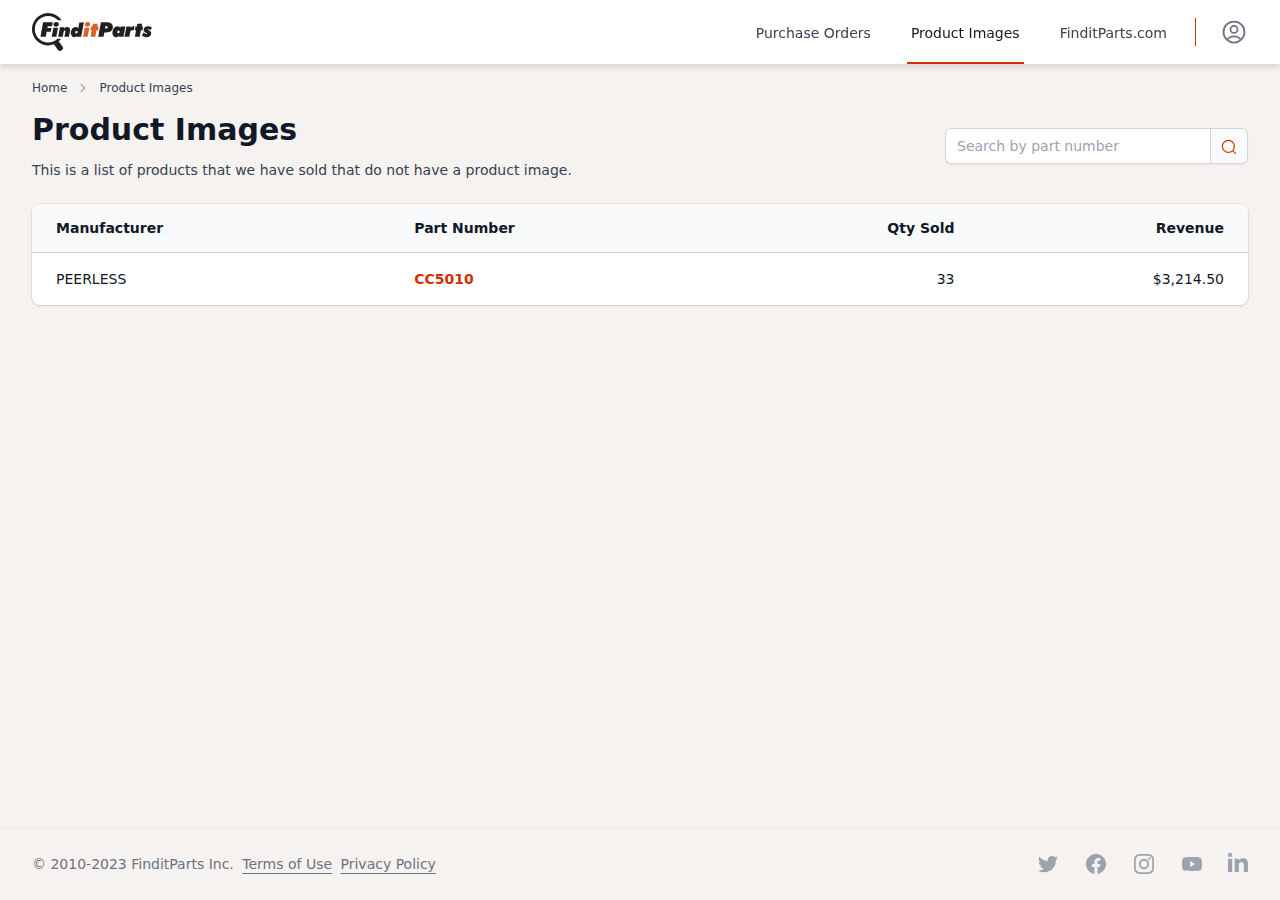
<file: products.html>
<!DOCTYPE html>
<html lang="en" class="h-full bg-fipGray">
  <head>
    <meta charset="UTF-8" />
    <meta name="viewport" content="width=device-width, initial-scale=1.0" />
    <title>FinditParts - Supplier Portal</title>
    <link rel="icon" href="favicon.ico" />
    <link rel="stylesheet" href="assets/css/style.css" />
    <link rel="stylesheet" href="https://rsms.me/inter/inter.css" />
  </head>
  <body class="h-full">
    <div class="flex flex-col min-h-full">
      <!-- Navbar -->
      <nav class="bg-white drop-shadow-md">
        <div class="mx-auto max-w-7xl px-4 sm:px-6 lg:px-8">
          <div class="flex h-16 justify-between">
            <div class="flex">
              <div class="flex flex-shrink-0 items-center">
                <a href="index.html">
                  <svg id="Layer_1" data-name="Layer 1" xmlns="http://www.w3.org/2000/svg" height="40" width="120" viewBox="0 0 384 120.9">
                    <defs>
                      <style>
                        .cls-1 {
                          fill: #231f20;
                        }
                        .cls-2 {
                          fill: #d76127;
                        }
                      </style>
                    </defs>
                    <path
                      class="cls-1"
                      d="M100.92,111.33l-6.14-8.66.06-.06-.09-.12a51.85,51.85,0,0,0,7.53-8.27H90.45a42.61,42.61,0,1,1,.31-60.56q.85.86,1.65,1.74l0-.09h11.22A51.58,51.58,0,1,0,79.05,112c.26.35.51.67.71,1l12.17,17a7.57,7.57,0,0,0,10.51,1.8l2.55-1.81a7.57,7.57,0,0,0,1.8-10.51l-5.87-8.08Z"
                      transform="translate(-9.04 -12.2)"
                    />
                    <polygon class="cls-1" points="27.04 75.96 35.61 29.47 66.45 29.47 64.1 42.08 50.31 42.08 49.27 47.66 62.41 47.66 60.13 59.89 47.01 59.89 44.02 75.96 27.04 75.96 27.04 75.96" />
                    <path
                      class="cls-1"
                      d="M92.83,88.23l5.74-30.77H112.2l-.89,4.43a21.16,21.16,0,0,1,5.37-4.06,12.1,12.1,0,0,1,5.46-1.35A8.54,8.54,0,0,1,128.56,59,9.22,9.22,0,0,1,131,65.67a26,26,0,0,1-.15,2.65c-.1,1-.25,2-.45,3.16l-3.07,16.75H112.71l2.86-15.47c.1-.54.17-1.05.22-1.55a14.55,14.55,0,0,0,.07-1.46,1.83,1.83,0,0,0-.5-1.35,1.75,1.75,0,0,0-1.31-.52,2.94,2.94,0,0,0-2.58,1.49,15.05,15.05,0,0,0-1.62,5.14l-2.5,13.72Z"
                      transform="translate(-9.04 -12.2)"
                    />
                    <path
                      class="cls-1"
                      d="M150.68,77.25a3.89,3.89,0,0,0,3-1.37,4.84,4.84,0,0,0,1.23-3.36A3.86,3.86,0,0,0,154,69.8a3.14,3.14,0,0,0-2.45-1,3.66,3.66,0,0,0-2.91,1.41,5.37,5.37,0,0,0-1.17,3.53,3.71,3.71,0,0,0,.85,2.59,3,3,0,0,0,2.36.92M175,42.1l-8.57,46.13H152.77l1-3.77a13.49,13.49,0,0,1-4.14,3.72,10,10,0,0,1-4.88,1.22,10.43,10.43,0,0,1-8.23-3.81A14.13,14.13,0,0,1,133.21,76a23.59,23.59,0,0,1,1.16-7.19,21.15,21.15,0,0,1,3.16-6.26A15.64,15.64,0,0,1,142.65,58a12.64,12.64,0,0,1,6.1-1.56,9.25,9.25,0,0,1,4.95,1.32,11.79,11.79,0,0,1,3.83,4.09v-.71c0-.64,0-1.31.09-2s.15-1.47.27-2.27l2.62-14.79Z"
                      transform="translate(-9.04 -12.2)"
                    />
                    <polygon class="cls-2" points="187.15 75.96 190.99 54.94 186.89 54.94 189.12 43.12 193.21 43.12 194.9 33.95 210.36 33.95 208.68 43.12 213.44 43.12 211.22 54.94 206.46 54.94 202.58 75.96 187.15 75.96 187.15 75.96" />
                    <path
                      class="cls-1"
                      d="M242.75,61.77H244a10.38,10.38,0,0,0,5.45-1.13,3.81,3.81,0,0,0,1.76-3.44,2.71,2.71,0,0,0-1.47-2.56,10.13,10.13,0,0,0-4.69-.81h-.8l-1.49,7.94ZM221,88.16l8.57-46.49h17.91q10.29,0,15.42,3.76T268,56.75q0,8.13-5.48,12.64T247.1,73.9h-6.64l-2.6,14.26Z"
                      transform="translate(-9.04 -12.2)"
                    />
                    <path
                      class="cls-1"
                      d="M286.05,67.61A3.84,3.84,0,0,0,283,69.09a5.82,5.82,0,0,0-1.21,3.79,3.94,3.94,0,0,0,.88,2.74,3.22,3.22,0,0,0,2.49.95,4.23,4.23,0,0,0,3.31-1.42,5.24,5.24,0,0,0,1.26-3.63,4,4,0,0,0-1-2.86,3.46,3.46,0,0,0-2.65-1m6.64-12.29h15.09l-6.1,32.84H287.1l1.18-4.42a14.62,14.62,0,0,1-4.5,4.21,11.28,11.28,0,0,1-14.1-2.68q-3.42-4.06-3.41-10.52a23,23,0,0,1,1.19-7.31,22.5,22.5,0,0,1,3.38-6.53A17.51,17.51,0,0,1,276.32,56a13.2,13.2,0,0,1,6.49-1.69,10,10,0,0,1,5.4,1.43,11.67,11.67,0,0,1,3.91,4.35l.57-4.73Z"
                      transform="translate(-9.04 -12.2)"
                    />
                    <path
                      class="cls-1"
                      d="M305,88.16l6.13-32.84h14.16l-1.11,4.48a11.94,11.94,0,0,1,3.91-4.16,9.46,9.46,0,0,1,5.08-1.36,12.34,12.34,0,0,1,1.6.12c.6.09,1.33.21,2.18.38l-2.48,13.4a28.6,28.6,0,0,0-2.92-.82,11.13,11.13,0,0,0-2.35-.29,5.4,5.4,0,0,0-4,1.38c-.89.93-1.55,2.61-2,5.07l-2.67,14.64Z"
                      transform="translate(-9.04 -12.2)"
                    />
                    <polygon class="cls-1" points="329.25 75.96 333.09 54.94 328.99 54.94 331.22 43.12 335.31 43.12 337 33.95 352.46 33.95 350.78 43.12 355.54 43.12 353.32 54.94 348.56 54.94 344.68 75.96 329.25 75.96 329.25 75.96" />
                    <path
                      class="cls-1"
                      d="M360.32,83.87l5.82-9.68a22,22,0,0,0,4.7,3.63A8.69,8.69,0,0,0,375,79.11a2,2,0,0,0,1.26-.38,1.2,1.2,0,0,0,.49-1c0-.61-.75-1.31-2.25-2.09l-.19-.1-2.48-1.3a11.83,11.83,0,0,1-4.32-3.6,8.31,8.31,0,0,1-1.4-4.79A10.36,10.36,0,0,1,370,57.53a15.33,15.33,0,0,1,10.12-3.25,22,22,0,0,1,6.41,1,28.9,28.9,0,0,1,6.51,3l-5.24,8.83a16.85,16.85,0,0,0-3.17-2.4,5.94,5.94,0,0,0-2.83-.84,2,2,0,0,0-1.3.42,1.25,1.25,0,0,0-.51,1c0,.51.63,1,1.87,1.62l.83.38,2,.92a10.45,10.45,0,0,1,4.45,3.48,9.2,9.2,0,0,1,1.43,5.26,11.28,11.28,0,0,1-4.07,9q-4.06,3.42-10.77,3.43a21.9,21.9,0,0,1-7.4-1.38,36.79,36.79,0,0,1-8-4.15"
                      transform="translate(-9.04 -12.2)"
                    />
                    <polygon class="cls-1" points="63.11 75.96 68.52 46.95 83.21 46.95 77.77 75.96 63.11 75.96 63.11 75.96" />
                    <path class="cls-1" d="M85.69,55.81a8,8,0,0,1-5.64-2.09,6.71,6.71,0,0,1-2.27-5.14,7.4,7.4,0,0,1,2.69-5.68,9.28,9.28,0,0,1,6.43-2.41,8.07,8.07,0,0,1,5.65,2,6.67,6.67,0,0,1,2.25,5.15,7.43,7.43,0,0,1-2.68,5.71,9.31,9.31,0,0,1-6.43,2.41" transform="translate(-9.04 -12.2)" />
                    <polygon class="cls-2" points="163.42 75.96 168.83 46.95 183.52 46.95 178.07 75.96 163.42 75.96 163.42 75.96" />
                    <path class="cls-2" d="M186,55.81a8,8,0,0,1-5.64-2.09,6.71,6.71,0,0,1-2.27-5.14,7.4,7.4,0,0,1,2.69-5.68,9.28,9.28,0,0,1,6.43-2.41,8.07,8.07,0,0,1,5.65,2,6.67,6.67,0,0,1,2.25,5.15,7.43,7.43,0,0,1-2.68,5.71A9.31,9.31,0,0,1,186,55.81" transform="translate(-9.04 -12.2)" />
                  </svg>
                </a>
              </div>
            </div>
            <div class="sm:ml-6 flex items-center">
              <div class="hidden sm:-my-px sm:ml-6 lg:flex sm:space-x-8 h-16">
                <a href="purchase_orders.html" class="border-transparent text-gray-700 hover:border-gray-300 hover:text-gray-700 inline-flex items-center border-b-2 px-1 pt-1 text-sm font-medium" aria-current="page">Purchase Orders</a>
                <a href="products.html" class="border-fipOrange text-gray-900 inline-flex items-center border-b-2 px-1 pt-1 text-sm font-medium">Product Images</a>
                <a href="https://www.finditparts.com" target="_blank" class="border-transparent text-gray-700 hover:border-gray-300 hover:text-gray-700 inline-flex items-center border-b-2 px-1 pt-1 text-sm font-medium">FinditParts.com</a>
              </div>
              <!-- Profile (hidden sm-md) -->
              <div class="hidden lg:flex relative ml-6">
                <div class="border-l border-fipOrange pl-6">
                  <button type="button" class="relative flex rounded-full bg-white text-sm focus:outline-none focus:ring-2 focus:ring-fipOrange focus:ring-offset-2" onclick="toggleSlideover()">
                    <span class="absolute -inset-1.5"></span>
                    <span class="sr-only">Open profile menu</span>
                    <svg xmlns="http://www.w3.org/2000/svg" fill="none" viewBox="0 0 24 24" stroke-width="1.5" stroke="currentColor" class="w-7 h-7 text-gray-500">
                      <path stroke-linecap="round" stroke-linejoin="round" d="M17.982 18.725A7.488 7.488 0 0012 15.75a7.488 7.488 0 00-5.982 2.975m11.963 0a9 9 0 10-11.963 0m11.963 0A8.966 8.966 0 0112 21a8.966 8.966 0 01-5.982-2.275M15 9.75a3 3 0 11-6 0 3 3 0 016 0z" />
                    </svg>
                  </button>
                </div>
              </div>
              <!-- Menu (sm-md only) -->
              <div class="lg:hidden relative ml-6">
                <div class="pl-6">
                  <button type="button" class="relative flex rounded-full bg-white text-sm focus:outline-none focus:ring-2 focus:ring-fipOrange focus:ring-offset-2" onclick="toggleSlideover()">
                    <span class="absolute -inset-1.5"></span>
                    <span class="sr-only">Open navbar menu</span>
                    <svg xmlns="http://www.w3.org/2000/svg" fill="none" viewBox="0 0 24 24" stroke-width="1.5" stroke="currentColor" class="w-7 h-7">
                      <path stroke-linecap="round" stroke-linejoin="round" d="M3.75 6.75h16.5M3.75 12h16.5m-16.5 5.25h16.5" />
                    </svg>
                  </button>
                </div>
              </div>
            </div>
          </div>
        </div>
      </nav>
      <!-- Slideover -->
      <div id="slideover-container" class="relative z-10 invisible" aria-labelledby="slide-over-title" role="dialog" aria-modal="true">
        <div id="slideover-bg" class="fixed inset-0 bg-gray-500 opacity-0 duration-300 ease-out transition-all"></div>
        <div id="slideover" class="fixed inset-0 overflow-hidden duration-300 ease-out transition-all translate-x-full">
          <div class="absolute inset-0 overflow-hidden">
            <div class="pointer-events-none fixed inset-y-0 right-0 flex max-w-full pl-10">
              <div class="pointer-events-auto w-screen max-w-sm">
                <div class="flex h-full flex-col bg-white shadow-xl">
                  <div class="bg-fipOrange px-4 py-6 sm:px-6">
                    <div class="flex items-center justify-between">
                      <h2 class="text-base font-semibold leading-6 text-fipGray" id="slide-over-title">Profile for:</h2>
                      <div class="ml-3 flex h-7 items-center">
                        <button type="button" onclick="toggleSlideover()" class="relative rounded-md bg-fipOrange text-white hover:text-white focus:outline-none focus:ring-2 focus:ring-white">
                          <span class="absolute -inset-2.5"></span>
                          <span class="sr-only">Close panel</span>
                          <svg class="h-6 w-6" fill="none" viewBox="0 0 24 24" stroke-width="1.5" stroke="currentColor" aria-hidden="true">
                            <path stroke-linecap="round" stroke-linejoin="round" d="M6 18L18 6M6 6l12 12" />
                          </svg>
                        </button>
                      </div>
                    </div>
                    <div class="mt-1">
                      <p class="text-sm text-white">matt.raney@finditparts.com</p>
                    </div>
                  </div>
                  <div class="relative flex-1 px-0 py-0 bg-fipGray">
                    <ul role="list" class="bg-white">
                      <li class="px-6 py-4 border-b lg:hidden">
                        <a href="purchase_orders.html" class="text-gray-700 hover:text-fipOrange inline-flex items-center text-sm font-medium">Purchase orders</a>
                      </li>
                      <li class="px-6 py-4 border-b lg:hidden">
                        <a href="products.html" class="text-gray-700 hover:text-fipOrange inline-flex items-center text-sm font-medium">Product images</a>
                      </li>
                      <li class="px-6 py-4 border-b">
                        <a href="ship_points.html" class="text-gray-700 hover:text-fipOrange inline-flex items-center text-sm font-medium">Warehouses</a>
                      </li>
                      <li class="px-6 py-4 border-b">
                        <a href="#" class="text-gray-700 hover:text-fipOrange inline-flex items-center text-sm font-medium">Sign out</a>
                      </li>
                    </ul>
                  </div>
                </div>
              </div>
            </div>
          </div>
        </div>
      </div>
      <!-- Main Content -->
      <div class="grow pt-4 pb-20">
        <main>
          <div class="mx-auto mb-4 max-w-7xl sm:px-6 lg:px-8">
            <nav class="flex" aria-label="Breadcrumb">
              <ol role="list" class="flex items-center space-x-2">
                <li>
                  <div class="flex items-center">
                    <a href="index.html" class="text-xs text-gray-700 hover:underline hover:underline-offset-4">Home</a>
                  </div>
                </li>
                <li>
                  <div class="flex items-center">
                    <svg class="h-4 w-4 flex-shrink-0 text-gray-400" viewBox="0 0 20 20" fill="currentColor" aria-hidden="true">
                      <path fill-rule="evenodd" d="M7.21 14.77a.75.75 0 01.02-1.06L11.168 10 7.23 6.29a.75.75 0 111.04-1.08l4.5 4.25a.75.75 0 010 1.08l-4.5 4.25a.75.75 0 01-1.06-.02z" clip-rule="evenodd" />
                    </svg>
                    <span class="ml-2 text-xs text-gray-700" aria-current="page">Product Images</span>
                  </div>
                </li>
              </ol>
            </nav>
          </div>
          <div class="mx-auto max-w-7xl">
            <div class="px-4 sm:px-6 lg:px-8">
              <div class="sm:flex sm:items-center">
                <div class="sm:flex-auto">
                  <h1 class="text-3xl font-bold text-gray-900">Product Images</h1>
                  <p class="mt-3 text-sm text-gray-700">This is a list of products that we have sold that do not have a product image.</p>
                </div>
                <div class="mt-4 sm:ml-16 sm:mt-0 sm:flex-none">
                  <label for="email" class="sr-only block text-sm font-medium leading-6 text-gray-900">Search by part number</label>
                  <div class="flex rounded-md shadow-sm">
                    <div class="relative flex flex-grow items-stretch focus-within:z-10">
                      <input
                        name="part-search"
                        id="part-search"
                        class="block w-full rounded-none rounded-l-md border-0 py-1.5 px-3 pr-20 text-gray-900 ring-1 ring-inset ring-gray-300 placeholder:text-gray-400 focus:ring-2 focus:ring-inset focus:ring-fipOrange focus:outline-none sm:text-sm sm:leading-6"
                        placeholder="Search by part number"
                      />
                    </div>
                    <button type="button" class="relative -ml-px inline-flex items-center gap-x-1.5 rounded-r-md px-3 py-2 text-sm font-semibold text-gray-900 ring-1 ring-inset ring-gray-300 bg-gray-50 hover:bg-gray-100">
                      <svg xmlns="http://www.w3.org/2000/svg" fill="none" viewBox="0 0 20 20" stroke-width="1.5" stroke="currentColor" class="-ml-0.5 h-4 w-4 text-fipOrange">
                        <path stroke-linecap="round" stroke-linejoin="round" d="M21 21l-5.197-5.197m0 0A7.5 7.5 0 105.196 5.196a7.5 7.5 0 0010.607 10.607z" />
                      </svg>
                    </button>
                  </div>
                </div>
              </div>
              <div class="mt-6 flow-root">
                <div class="-mx-4 -my-2 overflow-x-auto sm:-mx-6 lg:-mx-8">
                  <div class="inline-block min-w-full py-2 align-middle sm:px-6 lg:px-8">
                    <div class="overflow-hidden shadow ring-1 ring-black ring-opacity-5 sm:rounded-lg">
                      <table class="min-w-full divide-y divide-gray-300">
                        <thead class="bg-gray-50">
                          <tr>
                            <th scope="col" class="py-3.5 pl-4 pr-3 text-left text-sm font-semibold text-gray-900 sm:pl-6">Manufacturer</th>
                            <th scope="col" class="px-3 py-3.5 text-left text-sm font-semibold text-gray-900">Part Number</th>
                            <th scope="col" class="px-3 pr-4 py-3.5 text-right text-sm font-semibold text-gray-900">Qty Sold</th>
                            <th scope="col" class="px-3 pr-4 py-3.5 text-right text-sm font-semibold text-gray-900 sm:pr-6">Revenue</th>
                          </tr>
                        </thead>
                        <tbody class="divide-y divide-gray-200 bg-white">
                          <tr>
                            <td class="whitespace-nowrap py-4 pl-4 pr-3 text-sm text-gray-900 sm:pl-6">PEERLESS</td>
                            <td class="whitespace-nowrap px-3 py-4 text-sm text-gray-500"><a href="products_new.html" class="font-semibold text-fipOrange hover:text-fipOrangeLight">CC5010</a></td>
                            <td class="whitespace-nowrap px-3 pr-4 py-4 text-right text-sm text-gray-900">33</td>
                            <td class="whitespace-nowrap px-3 pr-4 py-4 text-right text-sm text-gray-900 sm:pr-6">$3,214.50</td>
                          </tr>
                        </tbody>
                      </table>
                    </div>
                  </div>
                </div>
              </div>
            </div>
          </div>
        </main>
      </div>
      <!-- Footer -->
      <footer>
        <div class="mx-auto max-w-7xl px-6 py-6 md:flex md:items-center md:justify-between lg:px-8 border-t">
          <div class="flex justify-center space-x-6 md:order-2">
            <a href="https://twitter.com/i/flow/login?redirect_after_login=%2Ffinditparts" target="_blank" class="text-gray-400 hover:text-fipOrange">
              <span class="sr-only">Twitter</span>
              <svg class="h-6 w-6" fill="currentColor" viewBox="0 0 24 24" aria-hidden="true">
                <path
                  d="M8.29 20.251c7.547 0 11.675-6.253 11.675-11.675 0-.178 0-.355-.012-.53A8.348 8.348 0 0022 5.92a8.19 8.19 0 01-2.357.646 4.118 4.118 0 001.804-2.27 8.224 8.224 0 01-2.605.996 4.107 4.107 0 00-6.993 3.743 11.65 11.65 0 01-8.457-4.287 4.106 4.106 0 001.27 5.477A4.072 4.072 0 012.8 9.713v.052a4.105 4.105 0 003.292 4.022 4.095 4.095 0 01-1.853.07 4.108 4.108 0 003.834 2.85A8.233 8.233 0 012 18.407a11.616 11.616 0 006.29 1.84"
                />
              </svg>
            </a>
            <a href="https://www.facebook.com/FinditParts/" target="_blank" class="text-gray-400 hover:text-fipOrange">
              <span class="sr-only">Facebook</span>
              <svg class="h-6 w-6" fill="currentColor" viewBox="0 0 24 24" aria-hidden="true">
                <path
                  fill-rule="evenodd"
                  d="M22 12c0-5.523-4.477-10-10-10S2 6.477 2 12c0 4.991 3.657 9.128 8.438 9.878v-6.987h-2.54V12h2.54V9.797c0-2.506 1.492-3.89 3.777-3.89 1.094 0 2.238.195 2.238.195v2.46h-1.26c-1.243 0-1.63.771-1.63 1.562V12h2.773l-.443 2.89h-2.33v6.988C18.343 21.128 22 16.991 22 12z"
                  clip-rule="evenodd"
                />
              </svg>
            </a>
            <a href="https://www.instagram.com/finditparts/" target="_blank" class="text-gray-400 hover:text-fipOrange">
              <span class="sr-only">Instagram</span>
              <svg class="h-6 w-6" fill="currentColor" viewBox="0 0 24 24" aria-hidden="true">
                <path
                  fill-rule="evenodd"
                  d="M12.315 2c2.43 0 2.784.013 3.808.06 1.064.049 1.791.218 2.427.465a4.902 4.902 0 011.772 1.153 4.902 4.902 0 011.153 1.772c.247.636.416 1.363.465 2.427.048 1.067.06 1.407.06 4.123v.08c0 2.643-.012 2.987-.06 4.043-.049 1.064-.218 1.791-.465 2.427a4.902 4.902 0 01-1.153 1.772 4.902 4.902 0 01-1.772 1.153c-.636.247-1.363.416-2.427.465-1.067.048-1.407.06-4.123.06h-.08c-2.643 0-2.987-.012-4.043-.06-1.064-.049-1.791-.218-2.427-.465a4.902 4.902 0 01-1.772-1.153 4.902 4.902 0 01-1.153-1.772c-.247-.636-.416-1.363-.465-2.427-.047-1.024-.06-1.379-.06-3.808v-.63c0-2.43.013-2.784.06-3.808.049-1.064.218-1.791.465-2.427a4.902 4.902 0 011.153-1.772A4.902 4.902 0 015.45 2.525c.636-.247 1.363-.416 2.427-.465C8.901 2.013 9.256 2 11.685 2h.63zm-.081 1.802h-.468c-2.456 0-2.784.011-3.807.058-.975.045-1.504.207-1.857.344-.467.182-.8.398-1.15.748-.35.35-.566.683-.748 1.15-.137.353-.3.882-.344 1.857-.047 1.023-.058 1.351-.058 3.807v.468c0 2.456.011 2.784.058 3.807.045.975.207 1.504.344 1.857.182.466.399.8.748 1.15.35.35.683.566 1.15.748.353.137.882.3 1.857.344 1.054.048 1.37.058 4.041.058h.08c2.597 0 2.917-.01 3.96-.058.976-.045 1.505-.207 1.858-.344.466-.182.8-.398 1.15-.748.35-.35.566-.683.748-1.15.137-.353.3-.882.344-1.857.048-1.055.058-1.37.058-4.041v-.08c0-2.597-.01-2.917-.058-3.96-.045-.976-.207-1.505-.344-1.858a3.097 3.097 0 00-.748-1.15 3.098 3.098 0 00-1.15-.748c-.353-.137-.882-.3-1.857-.344-1.023-.047-1.351-.058-3.807-.058zM12 6.865a5.135 5.135 0 110 10.27 5.135 5.135 0 010-10.27zm0 1.802a3.333 3.333 0 100 6.666 3.333 3.333 0 000-6.666zm5.338-3.205a1.2 1.2 0 110 2.4 1.2 1.2 0 010-2.4z"
                  clip-rule="evenodd"
                />
              </svg>
            </a>
            <a href="https://www.youtube.com/user/finditparts" target="_blank" class="text-gray-400 hover:text-fipOrange">
              <span class="sr-only">YouTube</span>
              <svg class="h-6 w-6" fill="currentColor" viewBox="0 0 24 24" aria-hidden="true">
                <path
                  fill-rule="evenodd"
                  d="M19.812 5.418c.861.23 1.538.907 1.768 1.768C21.998 8.746 22 12 22 12s0 3.255-.418 4.814a2.504 2.504 0 0 1-1.768 1.768c-1.56.419-7.814.419-7.814.419s-6.255 0-7.814-.419a2.505 2.505 0 0 1-1.768-1.768C2 15.255 2 12 2 12s0-3.255.417-4.814a2.507 2.507 0 0 1 1.768-1.768C5.744 5 11.998 5 11.998 5s6.255 0 7.814.418ZM15.194 12 10 15V9l5.194 3Z"
                  clip-rule="evenodd"
                />
              </svg>
            </a>
            <a href="https://www.linkedin.com/company/finditparts" target="_blank" class="text-gray-400 hover:text-fipOrange">
              <span class="sr-only">LinkedIn</span>
              <svg class="h-5 w-5" fill="currentColor" viewBox="0 0 24 24" aria-hidden="true">
                <path
                  fill-rule="evenodd"
                  d="M4.98 3.5c0 1.381-1.11 2.5-2.48 2.5s-2.48-1.119-2.48-2.5c0-1.38 1.11-2.5 2.48-2.5s2.48 1.12 2.48 2.5zm.02 4.5h-5v16h5v-16zm7.982 0h-4.968v16h4.969v-8.399c0-4.67 6.029-5.052 6.029 0v8.399h4.988v-10.131c0-7.88-8.922-7.593-11.018-3.714v-2.155z"
                  clip-rule="evenodd"
                />
              </svg>
            </a>
          </div>
          <div class="mt-8 md:order-1 md:mt-0">
            <p class="text-center text-sm leading-5 text-gray-500">
              &copy; 2010-2023 FinditParts Inc.
              <a href="https://www.finditparts.com/terms-of-use" target="_blank" class="ml-1 underline underline-offset-4">Terms of Use</a>
              <a href="https://www.finditparts.com/privacy" target="_blank" class="ml-1 underline underline-offset-4">Privacy Policy</a>
            </p>
          </div>
        </div>
      </footer>
    </div>
    <!-- JS -->
    <script type="application/javascript" src="assets/js/scripts.js"></script>
  </body>
</html>
</file>
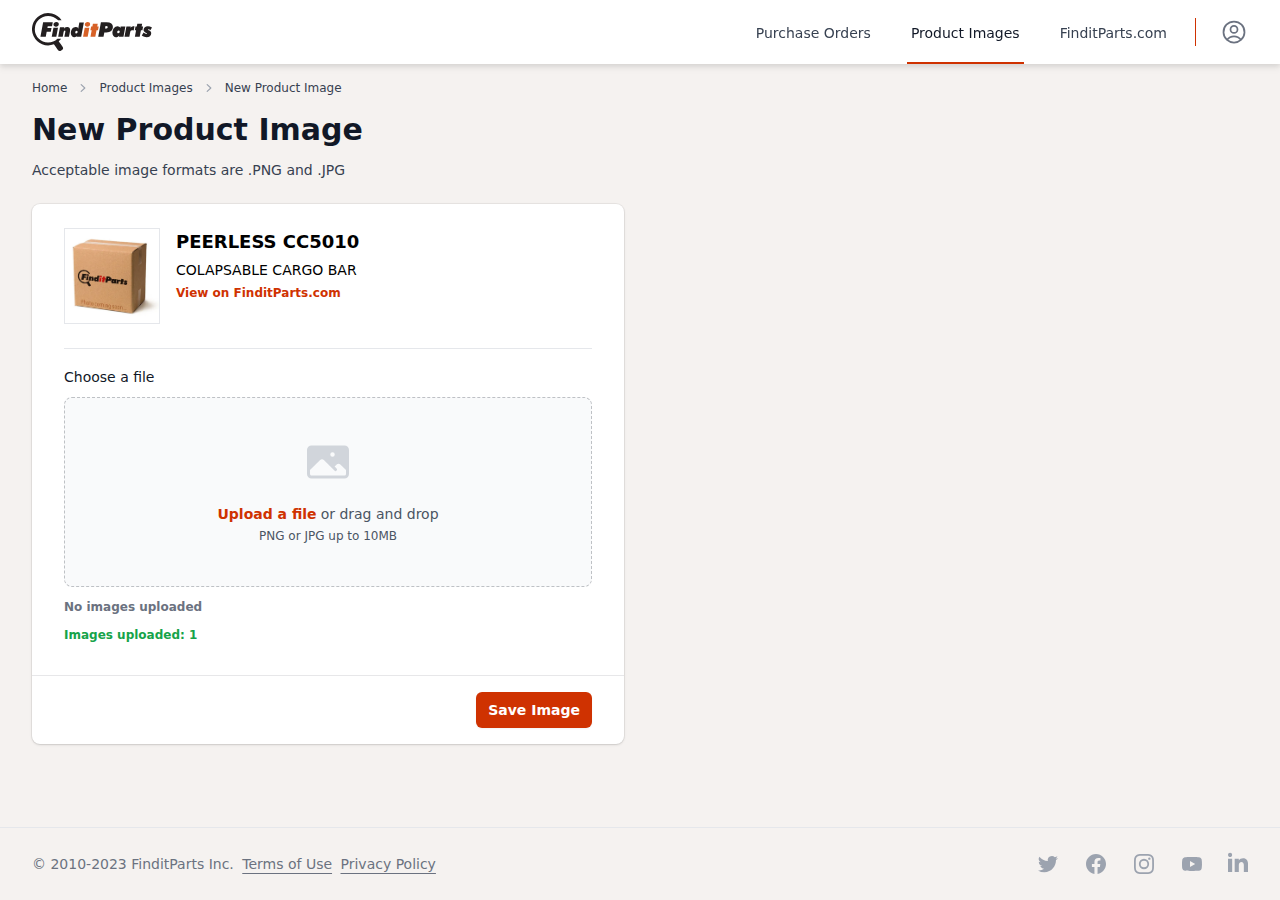
<file: products_new.html>
<!DOCTYPE html>
<html lang="en" class="h-full bg-fipGray">
  <head>
    <meta charset="UTF-8" />
    <meta name="viewport" content="width=device-width, initial-scale=1.0" />
    <title>FinditParts - Supplier Portal</title>
    <link rel="icon" href="favicon.ico" />
    <link rel="stylesheet" href="assets/css/style.css" />
    <link rel="stylesheet" href="https://rsms.me/inter/inter.css" />
  </head>
  <body class="h-full">
    <div class="flex flex-col min-h-full">
      <!-- Navbar -->
      <nav class="bg-white drop-shadow-md">
        <div class="mx-auto max-w-7xl px-4 sm:px-6 lg:px-8">
          <div class="flex h-16 justify-between">
            <div class="flex">
              <div class="flex flex-shrink-0 items-center">
                <a href="index.html">
                  <svg id="Layer_1" data-name="Layer 1" xmlns="http://www.w3.org/2000/svg" height="40" width="120" viewBox="0 0 384 120.9">
                    <defs>
                      <style>
                        .cls-1 {
                          fill: #231f20;
                        }
                        .cls-2 {
                          fill: #d76127;
                        }
                      </style>
                    </defs>
                    <path
                      class="cls-1"
                      d="M100.92,111.33l-6.14-8.66.06-.06-.09-.12a51.85,51.85,0,0,0,7.53-8.27H90.45a42.61,42.61,0,1,1,.31-60.56q.85.86,1.65,1.74l0-.09h11.22A51.58,51.58,0,1,0,79.05,112c.26.35.51.67.71,1l12.17,17a7.57,7.57,0,0,0,10.51,1.8l2.55-1.81a7.57,7.57,0,0,0,1.8-10.51l-5.87-8.08Z"
                      transform="translate(-9.04 -12.2)"
                    />
                    <polygon class="cls-1" points="27.04 75.96 35.61 29.47 66.45 29.47 64.1 42.08 50.31 42.08 49.27 47.66 62.41 47.66 60.13 59.89 47.01 59.89 44.02 75.96 27.04 75.96 27.04 75.96" />
                    <path
                      class="cls-1"
                      d="M92.83,88.23l5.74-30.77H112.2l-.89,4.43a21.16,21.16,0,0,1,5.37-4.06,12.1,12.1,0,0,1,5.46-1.35A8.54,8.54,0,0,1,128.56,59,9.22,9.22,0,0,1,131,65.67a26,26,0,0,1-.15,2.65c-.1,1-.25,2-.45,3.16l-3.07,16.75H112.71l2.86-15.47c.1-.54.17-1.05.22-1.55a14.55,14.55,0,0,0,.07-1.46,1.83,1.83,0,0,0-.5-1.35,1.75,1.75,0,0,0-1.31-.52,2.94,2.94,0,0,0-2.58,1.49,15.05,15.05,0,0,0-1.62,5.14l-2.5,13.72Z"
                      transform="translate(-9.04 -12.2)"
                    />
                    <path
                      class="cls-1"
                      d="M150.68,77.25a3.89,3.89,0,0,0,3-1.37,4.84,4.84,0,0,0,1.23-3.36A3.86,3.86,0,0,0,154,69.8a3.14,3.14,0,0,0-2.45-1,3.66,3.66,0,0,0-2.91,1.41,5.37,5.37,0,0,0-1.17,3.53,3.71,3.71,0,0,0,.85,2.59,3,3,0,0,0,2.36.92M175,42.1l-8.57,46.13H152.77l1-3.77a13.49,13.49,0,0,1-4.14,3.72,10,10,0,0,1-4.88,1.22,10.43,10.43,0,0,1-8.23-3.81A14.13,14.13,0,0,1,133.21,76a23.59,23.59,0,0,1,1.16-7.19,21.15,21.15,0,0,1,3.16-6.26A15.64,15.64,0,0,1,142.65,58a12.64,12.64,0,0,1,6.1-1.56,9.25,9.25,0,0,1,4.95,1.32,11.79,11.79,0,0,1,3.83,4.09v-.71c0-.64,0-1.31.09-2s.15-1.47.27-2.27l2.62-14.79Z"
                      transform="translate(-9.04 -12.2)"
                    />
                    <polygon class="cls-2" points="187.15 75.96 190.99 54.94 186.89 54.94 189.12 43.12 193.21 43.12 194.9 33.95 210.36 33.95 208.68 43.12 213.44 43.12 211.22 54.94 206.46 54.94 202.58 75.96 187.15 75.96 187.15 75.96" />
                    <path
                      class="cls-1"
                      d="M242.75,61.77H244a10.38,10.38,0,0,0,5.45-1.13,3.81,3.81,0,0,0,1.76-3.44,2.71,2.71,0,0,0-1.47-2.56,10.13,10.13,0,0,0-4.69-.81h-.8l-1.49,7.94ZM221,88.16l8.57-46.49h17.91q10.29,0,15.42,3.76T268,56.75q0,8.13-5.48,12.64T247.1,73.9h-6.64l-2.6,14.26Z"
                      transform="translate(-9.04 -12.2)"
                    />
                    <path
                      class="cls-1"
                      d="M286.05,67.61A3.84,3.84,0,0,0,283,69.09a5.82,5.82,0,0,0-1.21,3.79,3.94,3.94,0,0,0,.88,2.74,3.22,3.22,0,0,0,2.49.95,4.23,4.23,0,0,0,3.31-1.42,5.24,5.24,0,0,0,1.26-3.63,4,4,0,0,0-1-2.86,3.46,3.46,0,0,0-2.65-1m6.64-12.29h15.09l-6.1,32.84H287.1l1.18-4.42a14.62,14.62,0,0,1-4.5,4.21,11.28,11.28,0,0,1-14.1-2.68q-3.42-4.06-3.41-10.52a23,23,0,0,1,1.19-7.31,22.5,22.5,0,0,1,3.38-6.53A17.51,17.51,0,0,1,276.32,56a13.2,13.2,0,0,1,6.49-1.69,10,10,0,0,1,5.4,1.43,11.67,11.67,0,0,1,3.91,4.35l.57-4.73Z"
                      transform="translate(-9.04 -12.2)"
                    />
                    <path
                      class="cls-1"
                      d="M305,88.16l6.13-32.84h14.16l-1.11,4.48a11.94,11.94,0,0,1,3.91-4.16,9.46,9.46,0,0,1,5.08-1.36,12.34,12.34,0,0,1,1.6.12c.6.09,1.33.21,2.18.38l-2.48,13.4a28.6,28.6,0,0,0-2.92-.82,11.13,11.13,0,0,0-2.35-.29,5.4,5.4,0,0,0-4,1.38c-.89.93-1.55,2.61-2,5.07l-2.67,14.64Z"
                      transform="translate(-9.04 -12.2)"
                    />
                    <polygon class="cls-1" points="329.25 75.96 333.09 54.94 328.99 54.94 331.22 43.12 335.31 43.12 337 33.95 352.46 33.95 350.78 43.12 355.54 43.12 353.32 54.94 348.56 54.94 344.68 75.96 329.25 75.96 329.25 75.96" />
                    <path
                      class="cls-1"
                      d="M360.32,83.87l5.82-9.68a22,22,0,0,0,4.7,3.63A8.69,8.69,0,0,0,375,79.11a2,2,0,0,0,1.26-.38,1.2,1.2,0,0,0,.49-1c0-.61-.75-1.31-2.25-2.09l-.19-.1-2.48-1.3a11.83,11.83,0,0,1-4.32-3.6,8.31,8.31,0,0,1-1.4-4.79A10.36,10.36,0,0,1,370,57.53a15.33,15.33,0,0,1,10.12-3.25,22,22,0,0,1,6.41,1,28.9,28.9,0,0,1,6.51,3l-5.24,8.83a16.85,16.85,0,0,0-3.17-2.4,5.94,5.94,0,0,0-2.83-.84,2,2,0,0,0-1.3.42,1.25,1.25,0,0,0-.51,1c0,.51.63,1,1.87,1.62l.83.38,2,.92a10.45,10.45,0,0,1,4.45,3.48,9.2,9.2,0,0,1,1.43,5.26,11.28,11.28,0,0,1-4.07,9q-4.06,3.42-10.77,3.43a21.9,21.9,0,0,1-7.4-1.38,36.79,36.79,0,0,1-8-4.15"
                      transform="translate(-9.04 -12.2)"
                    />
                    <polygon class="cls-1" points="63.11 75.96 68.52 46.95 83.21 46.95 77.77 75.96 63.11 75.96 63.11 75.96" />
                    <path class="cls-1" d="M85.69,55.81a8,8,0,0,1-5.64-2.09,6.71,6.71,0,0,1-2.27-5.14,7.4,7.4,0,0,1,2.69-5.68,9.28,9.28,0,0,1,6.43-2.41,8.07,8.07,0,0,1,5.65,2,6.67,6.67,0,0,1,2.25,5.15,7.43,7.43,0,0,1-2.68,5.71,9.31,9.31,0,0,1-6.43,2.41" transform="translate(-9.04 -12.2)" />
                    <polygon class="cls-2" points="163.42 75.96 168.83 46.95 183.52 46.95 178.07 75.96 163.42 75.96 163.42 75.96" />
                    <path class="cls-2" d="M186,55.81a8,8,0,0,1-5.64-2.09,6.71,6.71,0,0,1-2.27-5.14,7.4,7.4,0,0,1,2.69-5.68,9.28,9.28,0,0,1,6.43-2.41,8.07,8.07,0,0,1,5.65,2,6.67,6.67,0,0,1,2.25,5.15,7.43,7.43,0,0,1-2.68,5.71A9.31,9.31,0,0,1,186,55.81" transform="translate(-9.04 -12.2)" />
                  </svg>
                </a>
              </div>
            </div>
            <div class="sm:ml-6 flex items-center">
              <div class="hidden sm:-my-px sm:ml-6 lg:flex sm:space-x-8 h-16">
                <a href="purchase_orders.html" class="border-transparent text-gray-700 hover:border-gray-300 hover:text-gray-700 inline-flex items-center border-b-2 px-1 pt-1 text-sm font-medium" aria-current="page">Purchase Orders</a>
                <a href="products.html" class="border-fipOrange text-gray-900 inline-flex items-center border-b-2 px-1 pt-1 text-sm font-medium">Product Images</a>
                <a href="https://www.finditparts.com" target="_blank" class="border-transparent text-gray-700 hover:border-gray-300 hover:text-gray-700 inline-flex items-center border-b-2 px-1 pt-1 text-sm font-medium">FinditParts.com</a>
              </div>
              <!-- Profile (hidden sm-md) -->
              <div class="hidden lg:flex relative ml-6">
                <div class="border-l border-fipOrange pl-6">
                  <button type="button" class="relative flex rounded-full bg-white text-sm focus:outline-none focus:ring-2 focus:ring-fipOrange focus:ring-offset-2" onclick="toggleSlideover()">
                    <span class="absolute -inset-1.5"></span>
                    <span class="sr-only">Open profile menu</span>
                    <svg xmlns="http://www.w3.org/2000/svg" fill="none" viewBox="0 0 24 24" stroke-width="1.5" stroke="currentColor" class="w-7 h-7 text-gray-500">
                      <path stroke-linecap="round" stroke-linejoin="round" d="M17.982 18.725A7.488 7.488 0 0012 15.75a7.488 7.488 0 00-5.982 2.975m11.963 0a9 9 0 10-11.963 0m11.963 0A8.966 8.966 0 0112 21a8.966 8.966 0 01-5.982-2.275M15 9.75a3 3 0 11-6 0 3 3 0 016 0z" />
                    </svg>
                  </button>
                </div>
              </div>
              <!-- Menu (sm-md only) -->
              <div class="lg:hidden relative ml-6">
                <div class="pl-6">
                  <button type="button" class="relative flex rounded-full bg-white text-sm focus:outline-none focus:ring-2 focus:ring-fipOrange focus:ring-offset-2" onclick="toggleSlideover()">
                    <span class="absolute -inset-1.5"></span>
                    <span class="sr-only">Open navbar menu</span>
                    <svg xmlns="http://www.w3.org/2000/svg" fill="none" viewBox="0 0 24 24" stroke-width="1.5" stroke="currentColor" class="w-7 h-7">
                      <path stroke-linecap="round" stroke-linejoin="round" d="M3.75 6.75h16.5M3.75 12h16.5m-16.5 5.25h16.5" />
                    </svg>
                  </button>
                </div>
              </div>
            </div>
          </div>
        </div>
      </nav>
      <!-- Slideover -->
      <div id="slideover-container" class="relative z-10 invisible" aria-labelledby="slide-over-title" role="dialog" aria-modal="true">
        <div id="slideover-bg" class="fixed inset-0 bg-gray-500 opacity-0 duration-300 ease-out transition-all"></div>
        <div id="slideover" class="fixed inset-0 overflow-hidden duration-300 ease-out transition-all translate-x-full">
          <div class="absolute inset-0 overflow-hidden">
            <div class="pointer-events-none fixed inset-y-0 right-0 flex max-w-full pl-10">
              <div class="pointer-events-auto w-screen max-w-sm">
                <div class="flex h-full flex-col bg-white shadow-xl">
                  <div class="bg-fipOrange px-4 py-6 sm:px-6">
                    <div class="flex items-center justify-between">
                      <h2 class="text-base font-semibold leading-6 text-fipGray" id="slide-over-title">Profile for:</h2>
                      <div class="ml-3 flex h-7 items-center">
                        <button type="button" onclick="toggleSlideover()" class="relative rounded-md bg-fipOrange text-white hover:text-white focus:outline-none focus:ring-2 focus:ring-white">
                          <span class="absolute -inset-2.5"></span>
                          <span class="sr-only">Close panel</span>
                          <svg class="h-6 w-6" fill="none" viewBox="0 0 24 24" stroke-width="1.5" stroke="currentColor" aria-hidden="true">
                            <path stroke-linecap="round" stroke-linejoin="round" d="M6 18L18 6M6 6l12 12" />
                          </svg>
                        </button>
                      </div>
                    </div>
                    <div class="mt-1">
                      <p class="text-sm text-white">matt.raney@finditparts.com</p>
                    </div>
                  </div>
                  <div class="relative flex-1 px-0 py-0 bg-fipGray">
                    <ul role="list" class="bg-white">
                      <li class="px-6 py-4 border-b lg:hidden">
                        <a href="purchase_orders.html" class="text-gray-700 hover:text-fipOrange inline-flex items-center text-sm font-medium">Purchase orders</a>
                      </li>
                      <li class="px-6 py-4 border-b lg:hidden">
                        <a href="products.html" class="text-gray-700 hover:text-fipOrange inline-flex items-center text-sm font-medium">Product images</a>
                      </li>
                      <li class="px-6 py-4 border-b">
                        <a href="ship_points.html" class="text-gray-700 hover:text-fipOrange inline-flex items-center text-sm font-medium">Warehouses</a>
                      </li>
                      <li class="px-6 py-4 border-b">
                        <a href="#" class="text-gray-700 hover:text-fipOrange inline-flex items-center text-sm font-medium">Sign out</a>
                      </li>
                    </ul>
                  </div>
                </div>
              </div>
            </div>
          </div>
        </div>
      </div>
      <!-- Main Content -->
      <div class="grow pt-4 pb-20">
        <main>
          <div class="mx-auto mb-4 max-w-7xl sm:px-6 lg:px-8">
            <nav class="flex" aria-label="Breadcrumb">
              <ol role="list" class="flex items-center space-x-2">
                <li>
                  <div class="flex items-center">
                    <a href="index.html" class="text-xs text-gray-700 hover:underline hover:underline-offset-4">Home</a>
                  </div>
                </li>
                <li>
                  <div class="flex items-center">
                    <svg class="h-4 w-4 flex-shrink-0 text-gray-400" viewBox="0 0 20 20" fill="currentColor" aria-hidden="true">
                      <path fill-rule="evenodd" d="M7.21 14.77a.75.75 0 01.02-1.06L11.168 10 7.23 6.29a.75.75 0 111.04-1.08l4.5 4.25a.75.75 0 010 1.08l-4.5 4.25a.75.75 0 01-1.06-.02z" clip-rule="evenodd" />
                    </svg>
                  <div class="flex items-center">
                    <a href="products.html" class="ml-2 text-xs text-gray-700 hover:underline hover:underline-offset-4">Product Images</a>
                  </div>
                  </div>
                </li>                
                <li>
                  <div class="flex items-center">
                    <svg class="h-4 w-4 flex-shrink-0 text-gray-400" viewBox="0 0 20 20" fill="currentColor" aria-hidden="true">
                      <path fill-rule="evenodd" d="M7.21 14.77a.75.75 0 01.02-1.06L11.168 10 7.23 6.29a.75.75 0 111.04-1.08l4.5 4.25a.75.75 0 010 1.08l-4.5 4.25a.75.75 0 01-1.06-.02z" clip-rule="evenodd" />
                    </svg>
                    <span class="ml-2 text-xs text-gray-700" aria-current="page">New Product Image</span>
                  </div>
                </li>
              </ol>
            </nav>
          </div>
          <div class="mx-auto max-w-7xl">
            <div class="px-4 sm:px-6 lg:px-8">
              <div class="sm:flex sm:items-center">
                <div class="sm:flex-auto">
                  <h1 class="text-3xl font-bold text-gray-900">New Product Image</h1>
                  <p class="mt-3 text-sm text-gray-700">Acceptable image formats are .PNG and .JPG</p>
                </div>
              </div>
            </div>
          </div>
          <div class="mx-auto max-w-7xl">
            <div class="px-4 sm:px-6 lg:px-8">
              <div class="grid grid-cols-1 gap-x-8 gap-y-8 pt-6 md:grid-cols-2">
                <form class="bg-white shadow ring-1 ring-black ring-opacity-5 sm:rounded-lg md:col-span-1">
                  <div class="px-4 py-6 sm:p-8 sm:pt-6">
                    <div class="flex mb-4 border-b">
                      <div class="mr-4 flex-shrink-0">
                        <img src="assets/img/product.jpg" class="h-24 w-24 border mb-6" />
                      </div>
                      <div>
                        <h2 class="text-lg font-bold">PEERLESS CC5010</h2>
                        <p class="mt-1 text-sm">COLAPSABLE CARGO BAR</p>
                          <a href="https://www.finditparts.com/products/10905173/peerless-cc5010" target="_blank" class="text-xs font-semibold text-fipOrange hover:text-fipOrange">View on FinditParts.com</a>  
                      </div>
                    </div>
                    <div class="grid max-w-2xl grid-cols-1 gap-x-6 gap-y-6 sm:grid-cols-6">
                      <div class="col-span-full">
                        <label for="cover-photo" class="block text-sm font-medium leading-6 text-gray-900">Choose a file</label>
                        <div class="mt-2 flex bg-gray-50 justify-center rounded-lg border border-dashed border-gray-900/25 px-6 py-10">
                          <div class="text-center">
                            <svg class="mx-auto h-12 w-12 text-gray-300" viewBox="0 0 24 24" fill="currentColor" aria-hidden="true">
                              <path
                                fill-rule="evenodd"
                                d="M1.5 6a2.25 2.25 0 012.25-2.25h16.5A2.25 2.25 0 0122.5 6v12a2.25 2.25 0 01-2.25 2.25H3.75A2.25 2.25 0 011.5 18V6zM3 16.06V18c0 .414.336.75.75.75h16.5A.75.75 0 0021 18v-1.94l-2.69-2.689a1.5 1.5 0 00-2.12 0l-.88.879.97.97a.75.75 0 11-1.06 1.06l-5.16-5.159a1.5 1.5 0 00-2.12 0L3 16.061zm10.125-7.81a1.125 1.125 0 112.25 0 1.125 1.125 0 01-2.25 0z"
                                clip-rule="evenodd"
                              />
                            </svg>
                            <div class="mt-4 flex text-sm leading-6 text-gray-600">
                              <label for="file-upload" class="relative cursor-pointer rounded-md bg-gray-50 font-semibold text-fipOrange focus-within:outline-none focus-within:ring-2 focus-within:ring-fipOrange focus-within:ring-offset-2 hover:text-fipOrangeLight">
                                <span>Upload a file</span>
                                <input id="file-upload" name="file-upload" type="file" class="sr-only" />
                              </label>
                              <p class="pl-1">or drag and drop</p>
                            </div>
                            <p class="text-xs leading-5 text-gray-600">PNG or JPG up to 10MB</p>
                          </div>
                        </div>
                      </div>
                    </div>
                    <p class="text-xs font-semibold text-gray-500 pt-3">
                      No images uploaded
                    </p>
                    <p class="text-xs font-semibold text-green-600 pt-3">
                      Images uploaded: 1
                    </p>                  
                  </div>
                <div class="flex items-center justify-end gap-x-6 sm:rounded-b-xl border-t border-gray-900/10 px-4 py-4 sm:px-8">
                  <button type="submit" class="rounded-md bg-fipOrange px-3 py-2 text-sm font-semibold text-white shadow-sm hover:bg-fipOrangeLight focus-visible:outline focus-visible:outline-2 focus-visible:outline-offset-2 focus-visible:outline-fipOrange">Save Image</button>
                </div>
              </form>
            </div>
          </div>
        </main>
      </div>
      <!-- Footer -->
      <footer>
        <div class="mx-auto max-w-7xl px-6 py-6 md:flex md:items-center md:justify-between lg:px-8 border-t">
          <div class="flex justify-center space-x-6 md:order-2">
            <a href="https://twitter.com/i/flow/login?redirect_after_login=%2Ffinditparts" target="_blank" class="text-gray-400 hover:text-fipOrange">
              <span class="sr-only">Twitter</span>
              <svg class="h-6 w-6" fill="currentColor" viewBox="0 0 24 24" aria-hidden="true">
                <path
                  d="M8.29 20.251c7.547 0 11.675-6.253 11.675-11.675 0-.178 0-.355-.012-.53A8.348 8.348 0 0022 5.92a8.19 8.19 0 01-2.357.646 4.118 4.118 0 001.804-2.27 8.224 8.224 0 01-2.605.996 4.107 4.107 0 00-6.993 3.743 11.65 11.65 0 01-8.457-4.287 4.106 4.106 0 001.27 5.477A4.072 4.072 0 012.8 9.713v.052a4.105 4.105 0 003.292 4.022 4.095 4.095 0 01-1.853.07 4.108 4.108 0 003.834 2.85A8.233 8.233 0 012 18.407a11.616 11.616 0 006.29 1.84"
                />
              </svg>
            </a>
            <a href="https://www.facebook.com/FinditParts/" target="_blank" class="text-gray-400 hover:text-fipOrange">
              <span class="sr-only">Facebook</span>
              <svg class="h-6 w-6" fill="currentColor" viewBox="0 0 24 24" aria-hidden="true">
                <path
                  fill-rule="evenodd"
                  d="M22 12c0-5.523-4.477-10-10-10S2 6.477 2 12c0 4.991 3.657 9.128 8.438 9.878v-6.987h-2.54V12h2.54V9.797c0-2.506 1.492-3.89 3.777-3.89 1.094 0 2.238.195 2.238.195v2.46h-1.26c-1.243 0-1.63.771-1.63 1.562V12h2.773l-.443 2.89h-2.33v6.988C18.343 21.128 22 16.991 22 12z"
                  clip-rule="evenodd"
                />
              </svg>
            </a>
            <a href="https://www.instagram.com/finditparts/" target="_blank" class="text-gray-400 hover:text-fipOrange">
              <span class="sr-only">Instagram</span>
              <svg class="h-6 w-6" fill="currentColor" viewBox="0 0 24 24" aria-hidden="true">
                <path
                  fill-rule="evenodd"
                  d="M12.315 2c2.43 0 2.784.013 3.808.06 1.064.049 1.791.218 2.427.465a4.902 4.902 0 011.772 1.153 4.902 4.902 0 011.153 1.772c.247.636.416 1.363.465 2.427.048 1.067.06 1.407.06 4.123v.08c0 2.643-.012 2.987-.06 4.043-.049 1.064-.218 1.791-.465 2.427a4.902 4.902 0 01-1.153 1.772 4.902 4.902 0 01-1.772 1.153c-.636.247-1.363.416-2.427.465-1.067.048-1.407.06-4.123.06h-.08c-2.643 0-2.987-.012-4.043-.06-1.064-.049-1.791-.218-2.427-.465a4.902 4.902 0 01-1.772-1.153 4.902 4.902 0 01-1.153-1.772c-.247-.636-.416-1.363-.465-2.427-.047-1.024-.06-1.379-.06-3.808v-.63c0-2.43.013-2.784.06-3.808.049-1.064.218-1.791.465-2.427a4.902 4.902 0 011.153-1.772A4.902 4.902 0 015.45 2.525c.636-.247 1.363-.416 2.427-.465C8.901 2.013 9.256 2 11.685 2h.63zm-.081 1.802h-.468c-2.456 0-2.784.011-3.807.058-.975.045-1.504.207-1.857.344-.467.182-.8.398-1.15.748-.35.35-.566.683-.748 1.15-.137.353-.3.882-.344 1.857-.047 1.023-.058 1.351-.058 3.807v.468c0 2.456.011 2.784.058 3.807.045.975.207 1.504.344 1.857.182.466.399.8.748 1.15.35.35.683.566 1.15.748.353.137.882.3 1.857.344 1.054.048 1.37.058 4.041.058h.08c2.597 0 2.917-.01 3.96-.058.976-.045 1.505-.207 1.858-.344.466-.182.8-.398 1.15-.748.35-.35.566-.683.748-1.15.137-.353.3-.882.344-1.857.048-1.055.058-1.37.058-4.041v-.08c0-2.597-.01-2.917-.058-3.96-.045-.976-.207-1.505-.344-1.858a3.097 3.097 0 00-.748-1.15 3.098 3.098 0 00-1.15-.748c-.353-.137-.882-.3-1.857-.344-1.023-.047-1.351-.058-3.807-.058zM12 6.865a5.135 5.135 0 110 10.27 5.135 5.135 0 010-10.27zm0 1.802a3.333 3.333 0 100 6.666 3.333 3.333 0 000-6.666zm5.338-3.205a1.2 1.2 0 110 2.4 1.2 1.2 0 010-2.4z"
                  clip-rule="evenodd"
                />
              </svg>
            </a>
            <a href="https://www.youtube.com/user/finditparts" target="_blank" class="text-gray-400 hover:text-fipOrange">
              <span class="sr-only">YouTube</span>
              <svg class="h-6 w-6" fill="currentColor" viewBox="0 0 24 24" aria-hidden="true">
                <path
                  fill-rule="evenodd"
                  d="M19.812 5.418c.861.23 1.538.907 1.768 1.768C21.998 8.746 22 12 22 12s0 3.255-.418 4.814a2.504 2.504 0 0 1-1.768 1.768c-1.56.419-7.814.419-7.814.419s-6.255 0-7.814-.419a2.505 2.505 0 0 1-1.768-1.768C2 15.255 2 12 2 12s0-3.255.417-4.814a2.507 2.507 0 0 1 1.768-1.768C5.744 5 11.998 5 11.998 5s6.255 0 7.814.418ZM15.194 12 10 15V9l5.194 3Z"
                  clip-rule="evenodd"
                />
              </svg>
            </a>
            <a href="https://www.linkedin.com/company/finditparts" target="_blank" class="text-gray-400 hover:text-fipOrange">
              <span class="sr-only">LinkedIn</span>
              <svg class="h-5 w-5" fill="currentColor" viewBox="0 0 24 24" aria-hidden="true">
                <path
                  fill-rule="evenodd"
                  d="M4.98 3.5c0 1.381-1.11 2.5-2.48 2.5s-2.48-1.119-2.48-2.5c0-1.38 1.11-2.5 2.48-2.5s2.48 1.12 2.48 2.5zm.02 4.5h-5v16h5v-16zm7.982 0h-4.968v16h4.969v-8.399c0-4.67 6.029-5.052 6.029 0v8.399h4.988v-10.131c0-7.88-8.922-7.593-11.018-3.714v-2.155z"
                  clip-rule="evenodd"
                />
              </svg>
            </a>
          </div>
          <div class="mt-8 md:order-1 md:mt-0">
            <p class="text-center text-sm leading-5 text-gray-500">
              &copy; 2010-2023 FinditParts Inc.
              <a href="https://www.finditparts.com/terms-of-use" target="_blank" class="ml-1 underline underline-offset-4">Terms of Use</a>
              <a href="https://www.finditparts.com/privacy" target="_blank" class="ml-1 underline underline-offset-4">Privacy Policy</a>
            </p>
          </div>
        </div>
      </footer>
    </div>
    <!-- JS -->
    <script type="application/javascript" src="assets/js/scripts.js"></script>
  </body>
</html>
</file>
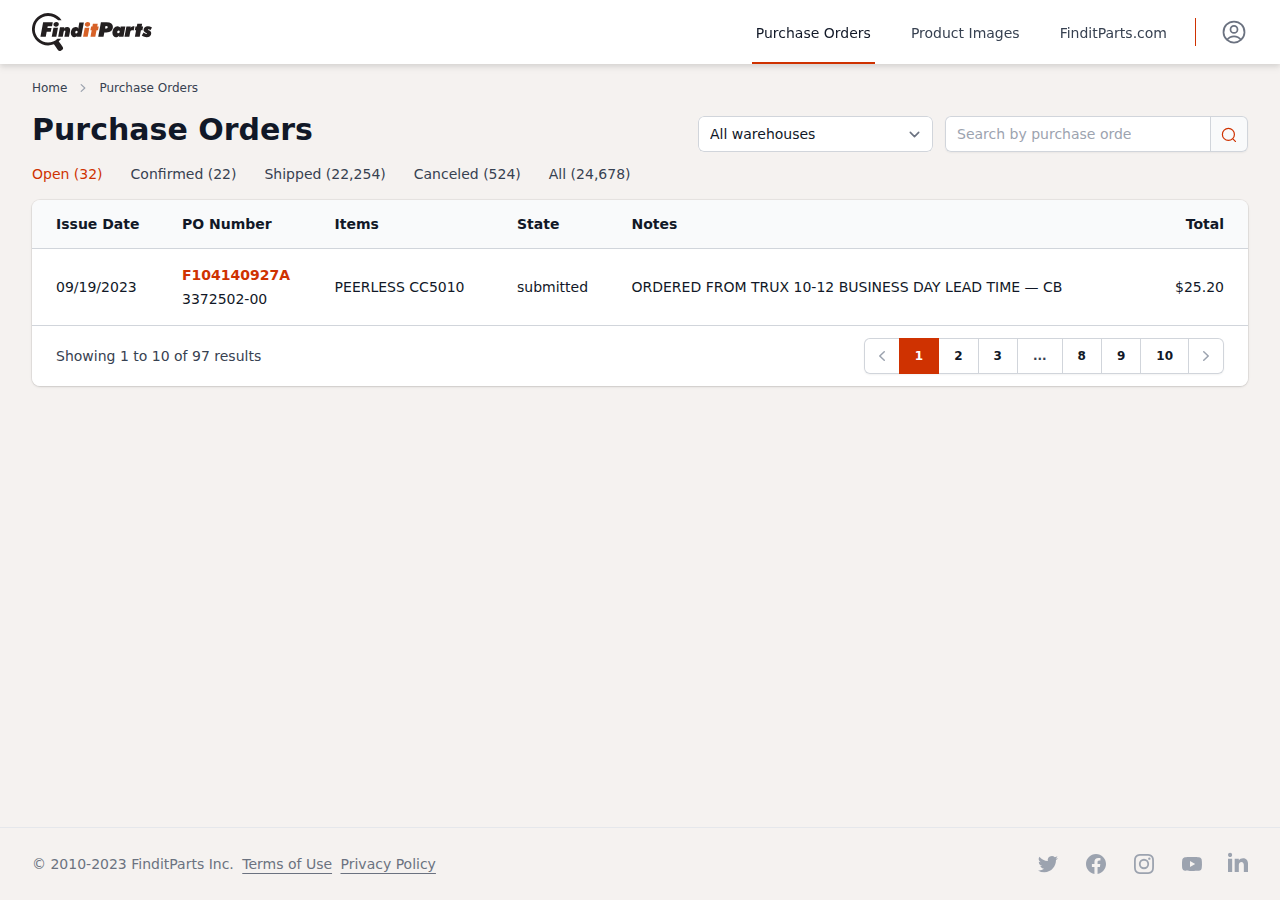
<file: purchase_orders.html>
<!DOCTYPE html>
<html lang="en" class="h-full bg-fipGray">
  <head>
    <meta charset="UTF-8" />
    <meta name="viewport" content="width=device-width, initial-scale=1.0" />
    <title>FinditParts - Supplier Portal</title>
    <link rel="icon" href="favicon.ico" />
    <link rel="stylesheet" href="assets/css/style.css" />
    <link rel="stylesheet" href="https://rsms.me/inter/inter.css" />
  </head>
  <body class="h-full">
    <div class="flex flex-col min-h-full">
      <!-- Navbar -->
      <nav class="bg-white drop-shadow-md">
        <div class="mx-auto max-w-7xl px-4 sm:px-6 lg:px-8">
          <div class="flex h-16 justify-between">
            <div class="flex">
              <div class="flex flex-shrink-0 items-center">
                <a href="index.html">
                  <svg id="Layer_1" data-name="Layer 1" xmlns="http://www.w3.org/2000/svg" height="40" width="120" viewBox="0 0 384 120.9">
                    <defs>
                      <style>
                        .cls-1 {
                          fill: #231f20;
                        }
                        .cls-2 {
                          fill: #d76127;
                        }
                      </style>
                    </defs>
                    <path
                      class="cls-1"
                      d="M100.92,111.33l-6.14-8.66.06-.06-.09-.12a51.85,51.85,0,0,0,7.53-8.27H90.45a42.61,42.61,0,1,1,.31-60.56q.85.86,1.65,1.74l0-.09h11.22A51.58,51.58,0,1,0,79.05,112c.26.35.51.67.71,1l12.17,17a7.57,7.57,0,0,0,10.51,1.8l2.55-1.81a7.57,7.57,0,0,0,1.8-10.51l-5.87-8.08Z"
                      transform="translate(-9.04 -12.2)"
                    />
                    <polygon class="cls-1" points="27.04 75.96 35.61 29.47 66.45 29.47 64.1 42.08 50.31 42.08 49.27 47.66 62.41 47.66 60.13 59.89 47.01 59.89 44.02 75.96 27.04 75.96 27.04 75.96" />
                    <path
                      class="cls-1"
                      d="M92.83,88.23l5.74-30.77H112.2l-.89,4.43a21.16,21.16,0,0,1,5.37-4.06,12.1,12.1,0,0,1,5.46-1.35A8.54,8.54,0,0,1,128.56,59,9.22,9.22,0,0,1,131,65.67a26,26,0,0,1-.15,2.65c-.1,1-.25,2-.45,3.16l-3.07,16.75H112.71l2.86-15.47c.1-.54.17-1.05.22-1.55a14.55,14.55,0,0,0,.07-1.46,1.83,1.83,0,0,0-.5-1.35,1.75,1.75,0,0,0-1.31-.52,2.94,2.94,0,0,0-2.58,1.49,15.05,15.05,0,0,0-1.62,5.14l-2.5,13.72Z"
                      transform="translate(-9.04 -12.2)"
                    />
                    <path
                      class="cls-1"
                      d="M150.68,77.25a3.89,3.89,0,0,0,3-1.37,4.84,4.84,0,0,0,1.23-3.36A3.86,3.86,0,0,0,154,69.8a3.14,3.14,0,0,0-2.45-1,3.66,3.66,0,0,0-2.91,1.41,5.37,5.37,0,0,0-1.17,3.53,3.71,3.71,0,0,0,.85,2.59,3,3,0,0,0,2.36.92M175,42.1l-8.57,46.13H152.77l1-3.77a13.49,13.49,0,0,1-4.14,3.72,10,10,0,0,1-4.88,1.22,10.43,10.43,0,0,1-8.23-3.81A14.13,14.13,0,0,1,133.21,76a23.59,23.59,0,0,1,1.16-7.19,21.15,21.15,0,0,1,3.16-6.26A15.64,15.64,0,0,1,142.65,58a12.64,12.64,0,0,1,6.1-1.56,9.25,9.25,0,0,1,4.95,1.32,11.79,11.79,0,0,1,3.83,4.09v-.71c0-.64,0-1.31.09-2s.15-1.47.27-2.27l2.62-14.79Z"
                      transform="translate(-9.04 -12.2)"
                    />
                    <polygon class="cls-2" points="187.15 75.96 190.99 54.94 186.89 54.94 189.12 43.12 193.21 43.12 194.9 33.95 210.36 33.95 208.68 43.12 213.44 43.12 211.22 54.94 206.46 54.94 202.58 75.96 187.15 75.96 187.15 75.96" />
                    <path
                      class="cls-1"
                      d="M242.75,61.77H244a10.38,10.38,0,0,0,5.45-1.13,3.81,3.81,0,0,0,1.76-3.44,2.71,2.71,0,0,0-1.47-2.56,10.13,10.13,0,0,0-4.69-.81h-.8l-1.49,7.94ZM221,88.16l8.57-46.49h17.91q10.29,0,15.42,3.76T268,56.75q0,8.13-5.48,12.64T247.1,73.9h-6.64l-2.6,14.26Z"
                      transform="translate(-9.04 -12.2)"
                    />
                    <path
                      class="cls-1"
                      d="M286.05,67.61A3.84,3.84,0,0,0,283,69.09a5.82,5.82,0,0,0-1.21,3.79,3.94,3.94,0,0,0,.88,2.74,3.22,3.22,0,0,0,2.49.95,4.23,4.23,0,0,0,3.31-1.42,5.24,5.24,0,0,0,1.26-3.63,4,4,0,0,0-1-2.86,3.46,3.46,0,0,0-2.65-1m6.64-12.29h15.09l-6.1,32.84H287.1l1.18-4.42a14.62,14.62,0,0,1-4.5,4.21,11.28,11.28,0,0,1-14.1-2.68q-3.42-4.06-3.41-10.52a23,23,0,0,1,1.19-7.31,22.5,22.5,0,0,1,3.38-6.53A17.51,17.51,0,0,1,276.32,56a13.2,13.2,0,0,1,6.49-1.69,10,10,0,0,1,5.4,1.43,11.67,11.67,0,0,1,3.91,4.35l.57-4.73Z"
                      transform="translate(-9.04 -12.2)"
                    />
                    <path
                      class="cls-1"
                      d="M305,88.16l6.13-32.84h14.16l-1.11,4.48a11.94,11.94,0,0,1,3.91-4.16,9.46,9.46,0,0,1,5.08-1.36,12.34,12.34,0,0,1,1.6.12c.6.09,1.33.21,2.18.38l-2.48,13.4a28.6,28.6,0,0,0-2.92-.82,11.13,11.13,0,0,0-2.35-.29,5.4,5.4,0,0,0-4,1.38c-.89.93-1.55,2.61-2,5.07l-2.67,14.64Z"
                      transform="translate(-9.04 -12.2)"
                    />
                    <polygon class="cls-1" points="329.25 75.96 333.09 54.94 328.99 54.94 331.22 43.12 335.31 43.12 337 33.95 352.46 33.95 350.78 43.12 355.54 43.12 353.32 54.94 348.56 54.94 344.68 75.96 329.25 75.96 329.25 75.96" />
                    <path
                      class="cls-1"
                      d="M360.32,83.87l5.82-9.68a22,22,0,0,0,4.7,3.63A8.69,8.69,0,0,0,375,79.11a2,2,0,0,0,1.26-.38,1.2,1.2,0,0,0,.49-1c0-.61-.75-1.31-2.25-2.09l-.19-.1-2.48-1.3a11.83,11.83,0,0,1-4.32-3.6,8.31,8.31,0,0,1-1.4-4.79A10.36,10.36,0,0,1,370,57.53a15.33,15.33,0,0,1,10.12-3.25,22,22,0,0,1,6.41,1,28.9,28.9,0,0,1,6.51,3l-5.24,8.83a16.85,16.85,0,0,0-3.17-2.4,5.94,5.94,0,0,0-2.83-.84,2,2,0,0,0-1.3.42,1.25,1.25,0,0,0-.51,1c0,.51.63,1,1.87,1.62l.83.38,2,.92a10.45,10.45,0,0,1,4.45,3.48,9.2,9.2,0,0,1,1.43,5.26,11.28,11.28,0,0,1-4.07,9q-4.06,3.42-10.77,3.43a21.9,21.9,0,0,1-7.4-1.38,36.79,36.79,0,0,1-8-4.15"
                      transform="translate(-9.04 -12.2)"
                    />
                    <polygon class="cls-1" points="63.11 75.96 68.52 46.95 83.21 46.95 77.77 75.96 63.11 75.96 63.11 75.96" />
                    <path class="cls-1" d="M85.69,55.81a8,8,0,0,1-5.64-2.09,6.71,6.71,0,0,1-2.27-5.14,7.4,7.4,0,0,1,2.69-5.68,9.28,9.28,0,0,1,6.43-2.41,8.07,8.07,0,0,1,5.65,2,6.67,6.67,0,0,1,2.25,5.15,7.43,7.43,0,0,1-2.68,5.71,9.31,9.31,0,0,1-6.43,2.41" transform="translate(-9.04 -12.2)" />
                    <polygon class="cls-2" points="163.42 75.96 168.83 46.95 183.52 46.95 178.07 75.96 163.42 75.96 163.42 75.96" />
                    <path class="cls-2" d="M186,55.81a8,8,0,0,1-5.64-2.09,6.71,6.71,0,0,1-2.27-5.14,7.4,7.4,0,0,1,2.69-5.68,9.28,9.28,0,0,1,6.43-2.41,8.07,8.07,0,0,1,5.65,2,6.67,6.67,0,0,1,2.25,5.15,7.43,7.43,0,0,1-2.68,5.71A9.31,9.31,0,0,1,186,55.81" transform="translate(-9.04 -12.2)" />
                  </svg>
                </a>
              </div>
            </div>
            <div class="sm:ml-6 flex items-center">
              <div class="hidden sm:-my-px sm:ml-6 lg:flex sm:space-x-8 h-16">
                <a href="purchase_orders.html" class="border-fipOrange text-gray-900 inline-flex items-center border-b-2 px-1 pt-1 text-sm font-medium" aria-current="page">Purchase Orders</a>
                <a href="products.html" class="border-transparent text-gray-700 hover:border-gray-300 hover:text-gray-700 inline-flex items-center border-b-2 px-1 pt-1 text-sm font-medium">Product Images</a>
                <a href="https://www.finditparts.com" target="_blank" class="border-transparent text-gray-700 hover:border-gray-300 hover:text-gray-700 inline-flex items-center border-b-2 px-1 pt-1 text-sm font-medium">FinditParts.com</a>
              </div>
              <!-- Profile (hidden sm-md) -->
              <div class="hidden lg:flex relative ml-6">
                <div class="border-l border-fipOrange pl-6">
                  <button type="button" class="relative flex rounded-full bg-white text-sm focus:outline-none focus:ring-2 focus:ring-fipOrange focus:ring-offset-2" onclick="toggleSlideover()">
                    <span class="absolute -inset-1.5"></span>
                    <span class="sr-only">Open profile menu</span>
                    <svg xmlns="http://www.w3.org/2000/svg" fill="none" viewBox="0 0 24 24" stroke-width="1.5" stroke="currentColor" class="w-7 h-7 text-gray-500">
                      <path stroke-linecap="round" stroke-linejoin="round" d="M17.982 18.725A7.488 7.488 0 0012 15.75a7.488 7.488 0 00-5.982 2.975m11.963 0a9 9 0 10-11.963 0m11.963 0A8.966 8.966 0 0112 21a8.966 8.966 0 01-5.982-2.275M15 9.75a3 3 0 11-6 0 3 3 0 016 0z" />
                    </svg>
                  </button>
                </div>
              </div>
              <!-- Menu (sm-md only) -->
              <div class="lg:hidden relative ml-6">
                <div class="pl-6">
                  <button type="button" class="relative flex rounded-full bg-white text-sm focus:outline-none focus:ring-2 focus:ring-fipOrange focus:ring-offset-2" onclick="toggleSlideover()">
                    <span class="absolute -inset-1.5"></span>
                    <span class="sr-only">Open navbar menu</span>
                    <svg xmlns="http://www.w3.org/2000/svg" fill="none" viewBox="0 0 24 24" stroke-width="1.5" stroke="currentColor" class="w-7 h-7">
                      <path stroke-linecap="round" stroke-linejoin="round" d="M3.75 6.75h16.5M3.75 12h16.5m-16.5 5.25h16.5" />
                    </svg>
                  </button>
                </div>
              </div>
            </div>
          </div>
        </div>
      </nav>
      <!-- Slideover -->
      <div id="slideover-container" class="relative z-10 invisible" aria-labelledby="slide-over-title" role="dialog" aria-modal="true">
        <div id="slideover-bg" class="fixed inset-0 bg-gray-500 opacity-0 duration-300 ease-out transition-all"></div>
        <div id="slideover" class="fixed inset-0 overflow-hidden duration-300 ease-out transition-all translate-x-full">
          <div class="absolute inset-0 overflow-hidden">
            <div class="pointer-events-none fixed inset-y-0 right-0 flex max-w-full pl-10">
              <div class="pointer-events-auto w-screen max-w-sm">
                <div class="flex h-full flex-col bg-white shadow-xl">
                  <div class="bg-fipOrange px-4 py-6 sm:px-6">
                    <div class="flex items-center justify-between">
                      <h2 class="text-base font-semibold leading-6 text-fipGray" id="slide-over-title">Profile for:</h2>
                      <div class="ml-3 flex h-7 items-center">
                        <button type="button" onclick="toggleSlideover()" class="relative rounded-md bg-fipOrange text-white hover:text-white focus:outline-none focus:ring-2 focus:ring-white">
                          <span class="absolute -inset-2.5"></span>
                          <span class="sr-only">Close panel</span>
                          <svg class="h-6 w-6" fill="none" viewBox="0 0 24 24" stroke-width="1.5" stroke="currentColor" aria-hidden="true">
                            <path stroke-linecap="round" stroke-linejoin="round" d="M6 18L18 6M6 6l12 12" />
                          </svg>
                        </button>
                      </div>
                    </div>
                    <div class="mt-1">
                      <p class="text-sm text-white">matt.raney@finditparts.com</p>
                    </div>
                  </div>
                  <div class="relative flex-1 px-0 py-0 bg-fipGray">
                    <ul role="list" class="bg-white">
                      <li class="px-6 py-4 border-b lg:hidden">
                        <a href="purchase_orders.html" class="text-gray-700 hover:text-fipOrange inline-flex items-center text-sm font-medium">Purchase orders</a>
                      </li>
                      <li class="px-6 py-4 border-b lg:hidden">
                        <a href="products.html" class="text-gray-700 hover:text-fipOrange inline-flex items-center text-sm font-medium">Product images</a>
                      </li>
                      <li class="px-6 py-4 border-b">
                        <a href="ship_points.html" class="text-gray-700 hover:text-fipOrange inline-flex items-center text-sm font-medium">Warehouses</a>
                      </li>
                      <li class="px-6 py-4 border-b">
                        <a href="#" class="text-gray-700 hover:text-fipOrange inline-flex items-center text-sm font-medium">Sign out</a>
                      </li>
                    </ul>
                  </div>
                </div>
              </div>
            </div>
          </div>
        </div>
      </div>
      <!-- Main Content -->
      <div class="grow pt-4 pb-20">
        <main>
          <div class="mx-auto mb-4 max-w-7xl sm:px-6 lg:px-8">
            <nav class="flex" aria-label="Breadcrumb">
              <ol role="list" class="flex items-center space-x-2">
                <li>
                  <div class="flex items-center">
                    <a href="#" class="text-xs text-gray-700 hover:underline hover:underline-offset-4">Home</a>
                  </div>
                </li>
                <li>
                  <div class="flex items-center">
                    <svg class="h-4 w-4 flex-shrink-0 text-gray-400" viewBox="0 0 20 20" fill="currentColor" aria-hidden="true">
                      <path fill-rule="evenodd" d="M7.21 14.77a.75.75 0 01.02-1.06L11.168 10 7.23 6.29a.75.75 0 111.04-1.08l4.5 4.25a.75.75 0 010 1.08l-4.5 4.25a.75.75 0 01-1.06-.02z" clip-rule="evenodd" />
                    </svg>
                    <span class="ml-2 text-xs text-gray-700" aria-current="page">Purchase Orders</span>
                  </div>
                </li>
              </ol>
            </nav>
          </div>
          <div class="mx-auto mb-5 max-w-7xl sm:px-6 lg:px-8">
            <div class="sm:flex sm:items-center sm:justify-between">
              <h1 class="text-3xl font-bold text-gray-900 mb-2">Purchase Orders</h1>
              <div class="flex mt-3 sm:ml-4 sm:mt-0">
                <div class="mr-3">
                  <label for="location" class="block text-sm font-medium leading-6 text-gray-900 sr-only">Warehouse</label>
                  <select id="location" name="location" class="mt-0 block w-full rounded-md border-0 py-1.5 pl-3 pr-10 text-gray-900 ring-1 ring-inset ring-gray-300 focus:ring-2 focus:ring-fipOrange sm:text-sm sm:leading-6">
                    <option selected>All warehouses</option>
                    <option>Midwest Wheel - Ohio</option>
                    <option>Midwest Wheel - Michigan</option>
                  </select>
                </div>
                <div>
                  <label for="email" class="sr-only block text-sm font-medium leading-6 text-gray-900">Search by purchase order number</label>
                  <div class="flex rounded-md shadow-sm">
                    <div class="relative flex flex-grow items-stretch focus-within:z-10">
                      <input
                        name="purchase_order"
                        id="email"
                        class="block w-full rounded-none rounded-l-md border-0 py-1.5 px-3 pr-20 text-gray-900 ring-1 ring-inset ring-gray-300 placeholder:text-gray-400 focus:ring-2 focus:ring-inset focus:ring-fipOrange focus:outline-none sm:text-sm sm:leading-6"
                        placeholder="Search by purchase order #"
                      />
                    </div>
                    <button type="button" class="relative -ml-px inline-flex items-center gap-x-1.5 rounded-r-md px-3 py-2 text-sm font-semibold text-gray-900 ring-1 ring-inset ring-gray-300 bg-gray-50 hover:bg-gray-100">
                      <svg xmlns="http://www.w3.org/2000/svg" fill="none" viewBox="0 0 20 20" stroke-width="1.5" stroke="currentColor" class="-ml-0.5 h-4 w-4 text-fipOrange">
                        <path stroke-linecap="round" stroke-linejoin="round" d="M21 21l-5.197-5.197m0 0A7.5 7.5 0 105.196 5.196a7.5 7.5 0 0010.607 10.607z" />
                      </svg>
                    </button>
                  </div>
                </div>
              </div>
            </div>
            <div>
              <div class="sm:hidden">
                <label for="tabs" class="sr-only">Select an order status</label>
                <select id="tabs" name="tabs" class="block w-full rounded-md border-gray-300 focus:border-fipOrange focus:ring-fipOrange">
                  <option>Open (32)</option>
                  <option>Confirmed (22)</option>
                  <option>Shipped (22,254)</option>
                  <option>Canceled (524)</option>
                  <option>All (24,678)</option>
                </select>
              </div>
              <div class="hidden sm:block">
                <nav class="flex space-x-4" aria-label="Tabs">
                  <a href="#" class="text-fipOrange hover:text-fipOrange rounded-md pr-3 py-2 text-sm font-medium">Open (32)</a>
                  <a href="#" class="text-gray-700 hover:text-gray-900 hover:underline hover:underline-offset-4 rounded-md pr-3 py-2 text-sm">Confirmed (22)</a>
                  <a href="#" class="text-gray-700 hover:text-gray-900 hover:underline hover:underline-offset-4 rounded-md pr-3 py-2 text-sm">Shipped (22,254)</a>
                  <a href="#" class="text-gray-700 hover:text-gray-900 hover:underline hover:underline-offset-4 rounded-md pr-3 py-2 text-sm">Canceled (524)</a>
                  <a href="#" class="text-gray-700 hover:text-gray-900 hover:underline hover:underline-offset-4 rounded-md pr-3 py-2 text-sm">All (24,678)</a>
                </nav>
              </div>
            </div>
            <div class="mt-2 flow-root">
              <div class="-mx-4 -my-2 overflow-x-auto sm:-mx-6 lg:-mx-8">
                <div class="inline-block min-w-full py-2 align-middle sm:px-6 lg:px-8">
                  <div class="overflow-hidden shadow ring-1 ring-black ring-opacity-5 sm:rounded-lg">
                    <table class="min-w-full divide-y divide-gray-300">
                      <thead class="bg-gray-50">
                        <tr>
                          <th scope="col" class="py-3.5 pl-4 pr-3 text-left text-sm font-semibold text-gray-900 sm:pl-6">Issue Date</th>
                          <th scope="col" class="px-3 py-3.5 text-left text-sm font-semibold text-gray-900">PO Number</th>
                          <th scope="col" class="px-3 pr-4 py-3.5 text-left text-sm font-semibold text-gray-900">Items</th>
                          <th scope="col" class="px-3 pr-4 py-3.5 text-left text-sm font-semibold text-gray-900">State</th>
                          <th scope="col" class="px-3 pr-4 py-3.5 text-left text-sm font-semibold text-gray-900">Notes</th>
                          <th scope="col" class="px-3 pr-4 py-3.5 text-right text-sm font-semibold text-gray-900 sm:pr-6">Total</th>
                        </tr>
                      </thead>
                      <tbody class="divide-y divide-gray-200 bg-white">
                        <tr>
                          <td class="whitespace-nowrap py-4 pl-4 pr-3 text-sm text-gray-900 sm:pl-6">09/19/2023</td>
                          <td class="whitespace-nowrap px-3 py-4 text-sm text-gray-900">
                            <a href="purchase_orders_view.html" class="font-semibold text-fipOrange hover:text-fipOrangeLight">F104140927A</a><br />
                            <p class="mt-1 mb-0">3372502-00</p>
                          </td>
                          <td class="whitespace-nowrap px-3 pr-4 py-4 text-left text-sm text-gray-900">PEERLESS CC5010</td>
                          <td class="whitespace-nowrap px-3 pr-4 py-4 text-left text-sm text-gray-900">submitted</td>
                          <td class="whitespace-nowrap px-3 pr-4 py-4 text-left text-sm text-gray-900">ORDERED FROM TRUX 10-12 BUSINESS DAY LEAD TIME — CB</td>
                          <td class="whitespace-nowrap px-3 pr-4 py-4 text-right text-sm text-gray-900 sm:pr-6">$25.20</td>
                        </tr>
                      </tbody>
                    </table>
                    <div class="flex items-center justify-between border-t border-gray-300 bg-white px-4 py-3 sm:px-6">
                      <div class="flex flex-1 justify-between sm:hidden">
                        <a href="#" class="relative inline-flex items-center rounded-md border border-gray-300 bg-white px-4 py-2 text-sm font-medium text-gray-700 hover:bg-gray-50">Previous</a>
                        <a href="#" class="relative ml-3 inline-flex items-center rounded-md border border-gray-300 bg-white px-4 py-2 text-sm font-medium text-gray-700 hover:bg-gray-50">Next</a>
                      </div>
                      <div class="hidden sm:flex sm:flex-1 sm:items-center sm:justify-between">
                        <div>
                          <p class="text-sm text-gray-700">
                            Showing
                            <span class="font-medium">1</span>
                            to
                            <span class="font-medium">10</span>
                            of
                            <span class="font-medium">97</span>
                            results
                          </p>
                        </div>
                        <div>
                          <nav class="isolate inline-flex -space-x-px rounded-md shadow-sm" aria-label="Pagination">
                            <a href="#" class="relative inline-flex items-center rounded-l-md px-2 py-2 bg-white text-gray-400 ring-1 ring-inset ring-gray-300 hover:bg-gray-50 focus:z-20 focus:outline-offset-0">
                              <span class="sr-only">Previous</span>
                              <svg class="h-5 w-5" viewBox="0 0 20 20" fill="currentColor" aria-hidden="true">
                                <path fill-rule="evenodd" d="M12.79 5.23a.75.75 0 01-.02 1.06L8.832 10l3.938 3.71a.75.75 0 11-1.04 1.08l-4.5-4.25a.75.75 0 010-1.08l4.5-4.25a.75.75 0 011.06.02z" clip-rule="evenodd" />
                              </svg>
                            </a>
                            <a href="#" aria-current="page" class="relative z-10 inline-flex items-center bg-fipOrange px-4 py-2 text-xs font-semibold text-white focus:z-20 focus-visible:outline focus-visible:outline-2 focus-visible:outline-offset-2 focus-visible:outline-indigo-600">1</a>
                            <a href="#" class="relative inline-flex items-center px-4 py-2 text-xs font-semibold bg-white text-gray-900 ring-1 ring-inset ring-gray-300 hover:bg-gray-50 focus:z-20 focus:outline-offset-0">2</a>
                            <a href="#" class="relative hidden items-center px-4 py-2 text-xs font-semibold bg-white text-gray-900 ring-1 ring-inset ring-gray-300 hover:bg-gray-50 focus:z-20 focus:outline-offset-0 md:inline-flex">3</a>
                            <span class="relative inline-flex items-center px-4 py-2 text-xs font-semibold bg-white text-gray-700 ring-1 ring-inset ring-gray-300 focus:outline-offset-0">...</span>
                            <a href="#" class="relative hidden items-center px-4 py-2 text-xs font-semibold bg-white text-gray-900 ring-1 ring-inset ring-gray-300 hover:bg-gray-50 focus:z-20 focus:outline-offset-0 md:inline-flex">8</a>
                            <a href="#" class="relative inline-flex items-center px-4 py-2 text-xs font-semibold bg-white text-gray-900 ring-1 ring-inset ring-gray-300 hover:bg-gray-50 focus:z-20 focus:outline-offset-0">9</a>
                            <a href="#" class="relative inline-flex items-center px-4 py-2 text-xs font-semibold bg-white text-gray-900 ring-1 ring-inset ring-gray-300 hover:bg-gray-50 focus:z-20 focus:outline-offset-0">10</a>
                            <a href="#" class="relative inline-flex items-center rounded-r-md px-2 py-2 bg-white text-gray-400 ring-1 ring-inset ring-gray-300 hover:bg-gray-50 focus:z-20 focus:outline-offset-0">
                              <span class="sr-only">Next</span>
                              <svg class="h-5 w-5" viewBox="0 0 20 20" fill="currentColor" aria-hidden="true">
                                <path fill-rule="evenodd" d="M7.21 14.77a.75.75 0 01.02-1.06L11.168 10 7.23 6.29a.75.75 0 111.04-1.08l4.5 4.25a.75.75 0 010 1.08l-4.5 4.25a.75.75 0 01-1.06-.02z" clip-rule="evenodd" />
                              </svg>
                            </a>
                          </nav>
                        </div>
                      </div>
                    </div>
                  </div>
                </div>
              </div>
            </div>
          </div>
        </main>
      </div>
      <!-- Footer -->
      <footer>
        <div class="mx-auto max-w-7xl px-6 py-6 md:flex md:items-center md:justify-between lg:px-8 border-t">
          <div class="flex justify-center space-x-6 md:order-2">
            <a href="https://twitter.com/i/flow/login?redirect_after_login=%2Ffinditparts" target="_blank" class="text-gray-400 hover:text-fipOrange">
              <span class="sr-only">Twitter</span>
              <svg class="h-6 w-6" fill="currentColor" viewBox="0 0 24 24" aria-hidden="true">
                <path
                  d="M8.29 20.251c7.547 0 11.675-6.253 11.675-11.675 0-.178 0-.355-.012-.53A8.348 8.348 0 0022 5.92a8.19 8.19 0 01-2.357.646 4.118 4.118 0 001.804-2.27 8.224 8.224 0 01-2.605.996 4.107 4.107 0 00-6.993 3.743 11.65 11.65 0 01-8.457-4.287 4.106 4.106 0 001.27 5.477A4.072 4.072 0 012.8 9.713v.052a4.105 4.105 0 003.292 4.022 4.095 4.095 0 01-1.853.07 4.108 4.108 0 003.834 2.85A8.233 8.233 0 012 18.407a11.616 11.616 0 006.29 1.84"
                />
              </svg>
            </a>
            <a href="https://www.facebook.com/FinditParts/" target="_blank" class="text-gray-400 hover:text-fipOrange">
              <span class="sr-only">Facebook</span>
              <svg class="h-6 w-6" fill="currentColor" viewBox="0 0 24 24" aria-hidden="true">
                <path
                  fill-rule="evenodd"
                  d="M22 12c0-5.523-4.477-10-10-10S2 6.477 2 12c0 4.991 3.657 9.128 8.438 9.878v-6.987h-2.54V12h2.54V9.797c0-2.506 1.492-3.89 3.777-3.89 1.094 0 2.238.195 2.238.195v2.46h-1.26c-1.243 0-1.63.771-1.63 1.562V12h2.773l-.443 2.89h-2.33v6.988C18.343 21.128 22 16.991 22 12z"
                  clip-rule="evenodd"
                />
              </svg>
            </a>
            <a href="https://www.instagram.com/finditparts/" target="_blank" class="text-gray-400 hover:text-fipOrange">
              <span class="sr-only">Instagram</span>
              <svg class="h-6 w-6" fill="currentColor" viewBox="0 0 24 24" aria-hidden="true">
                <path
                  fill-rule="evenodd"
                  d="M12.315 2c2.43 0 2.784.013 3.808.06 1.064.049 1.791.218 2.427.465a4.902 4.902 0 011.772 1.153 4.902 4.902 0 011.153 1.772c.247.636.416 1.363.465 2.427.048 1.067.06 1.407.06 4.123v.08c0 2.643-.012 2.987-.06 4.043-.049 1.064-.218 1.791-.465 2.427a4.902 4.902 0 01-1.153 1.772 4.902 4.902 0 01-1.772 1.153c-.636.247-1.363.416-2.427.465-1.067.048-1.407.06-4.123.06h-.08c-2.643 0-2.987-.012-4.043-.06-1.064-.049-1.791-.218-2.427-.465a4.902 4.902 0 01-1.772-1.153 4.902 4.902 0 01-1.153-1.772c-.247-.636-.416-1.363-.465-2.427-.047-1.024-.06-1.379-.06-3.808v-.63c0-2.43.013-2.784.06-3.808.049-1.064.218-1.791.465-2.427a4.902 4.902 0 011.153-1.772A4.902 4.902 0 015.45 2.525c.636-.247 1.363-.416 2.427-.465C8.901 2.013 9.256 2 11.685 2h.63zm-.081 1.802h-.468c-2.456 0-2.784.011-3.807.058-.975.045-1.504.207-1.857.344-.467.182-.8.398-1.15.748-.35.35-.566.683-.748 1.15-.137.353-.3.882-.344 1.857-.047 1.023-.058 1.351-.058 3.807v.468c0 2.456.011 2.784.058 3.807.045.975.207 1.504.344 1.857.182.466.399.8.748 1.15.35.35.683.566 1.15.748.353.137.882.3 1.857.344 1.054.048 1.37.058 4.041.058h.08c2.597 0 2.917-.01 3.96-.058.976-.045 1.505-.207 1.858-.344.466-.182.8-.398 1.15-.748.35-.35.566-.683.748-1.15.137-.353.3-.882.344-1.857.048-1.055.058-1.37.058-4.041v-.08c0-2.597-.01-2.917-.058-3.96-.045-.976-.207-1.505-.344-1.858a3.097 3.097 0 00-.748-1.15 3.098 3.098 0 00-1.15-.748c-.353-.137-.882-.3-1.857-.344-1.023-.047-1.351-.058-3.807-.058zM12 6.865a5.135 5.135 0 110 10.27 5.135 5.135 0 010-10.27zm0 1.802a3.333 3.333 0 100 6.666 3.333 3.333 0 000-6.666zm5.338-3.205a1.2 1.2 0 110 2.4 1.2 1.2 0 010-2.4z"
                  clip-rule="evenodd"
                />
              </svg>
            </a>
            <a href="https://www.youtube.com/user/finditparts" target="_blank" class="text-gray-400 hover:text-fipOrange">
              <span class="sr-only">YouTube</span>
              <svg class="h-6 w-6" fill="currentColor" viewBox="0 0 24 24" aria-hidden="true">
                <path
                  fill-rule="evenodd"
                  d="M19.812 5.418c.861.23 1.538.907 1.768 1.768C21.998 8.746 22 12 22 12s0 3.255-.418 4.814a2.504 2.504 0 0 1-1.768 1.768c-1.56.419-7.814.419-7.814.419s-6.255 0-7.814-.419a2.505 2.505 0 0 1-1.768-1.768C2 15.255 2 12 2 12s0-3.255.417-4.814a2.507 2.507 0 0 1 1.768-1.768C5.744 5 11.998 5 11.998 5s6.255 0 7.814.418ZM15.194 12 10 15V9l5.194 3Z"
                  clip-rule="evenodd"
                />
              </svg>
            </a>
            <a href="https://www.linkedin.com/company/finditparts" target="_blank" class="text-gray-400 hover:text-fipOrange">
              <span class="sr-only">LinkedIn</span>
              <svg class="h-5 w-5" fill="currentColor" viewBox="0 0 24 24" aria-hidden="true">
                <path
                  fill-rule="evenodd"
                  d="M4.98 3.5c0 1.381-1.11 2.5-2.48 2.5s-2.48-1.119-2.48-2.5c0-1.38 1.11-2.5 2.48-2.5s2.48 1.12 2.48 2.5zm.02 4.5h-5v16h5v-16zm7.982 0h-4.968v16h4.969v-8.399c0-4.67 6.029-5.052 6.029 0v8.399h4.988v-10.131c0-7.88-8.922-7.593-11.018-3.714v-2.155z"
                  clip-rule="evenodd"
                />
              </svg>
            </a>
          </div>
          <div class="mt-8 md:order-1 md:mt-0">
            <p class="text-center text-sm leading-5 text-gray-500">
              &copy; 2010-2023 FinditParts Inc.
              <a href="https://www.finditparts.com/terms-of-use" target="_blank" class="ml-1 underline underline-offset-4">Terms of Use</a>
              <a href="https://www.finditparts.com/privacy" target="_blank" class="ml-1 underline underline-offset-4">Privacy Policy</a>
            </p>
          </div>
        </div>
      </footer>
    </div>
    <!-- JS -->
    <script type="application/javascript" src="assets/js/scripts.js"></script>
  </body>
</html>
</file>
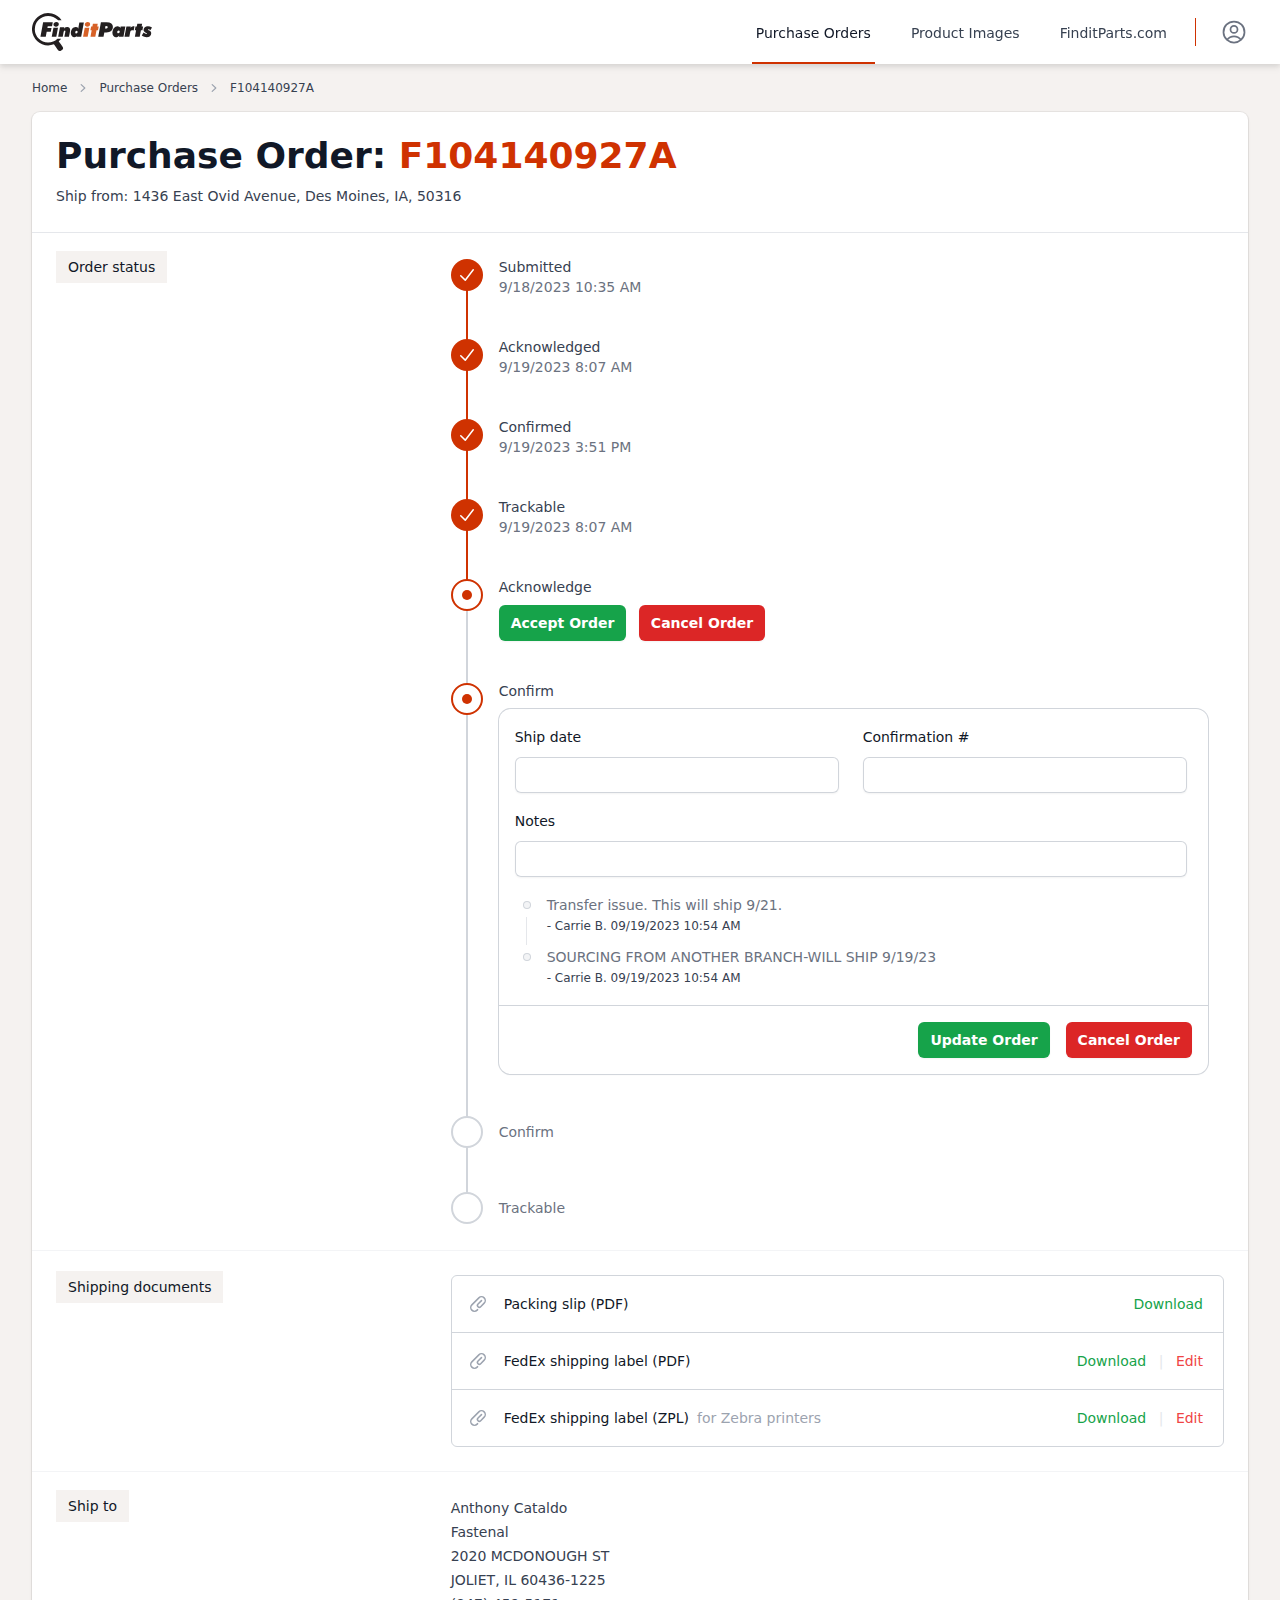
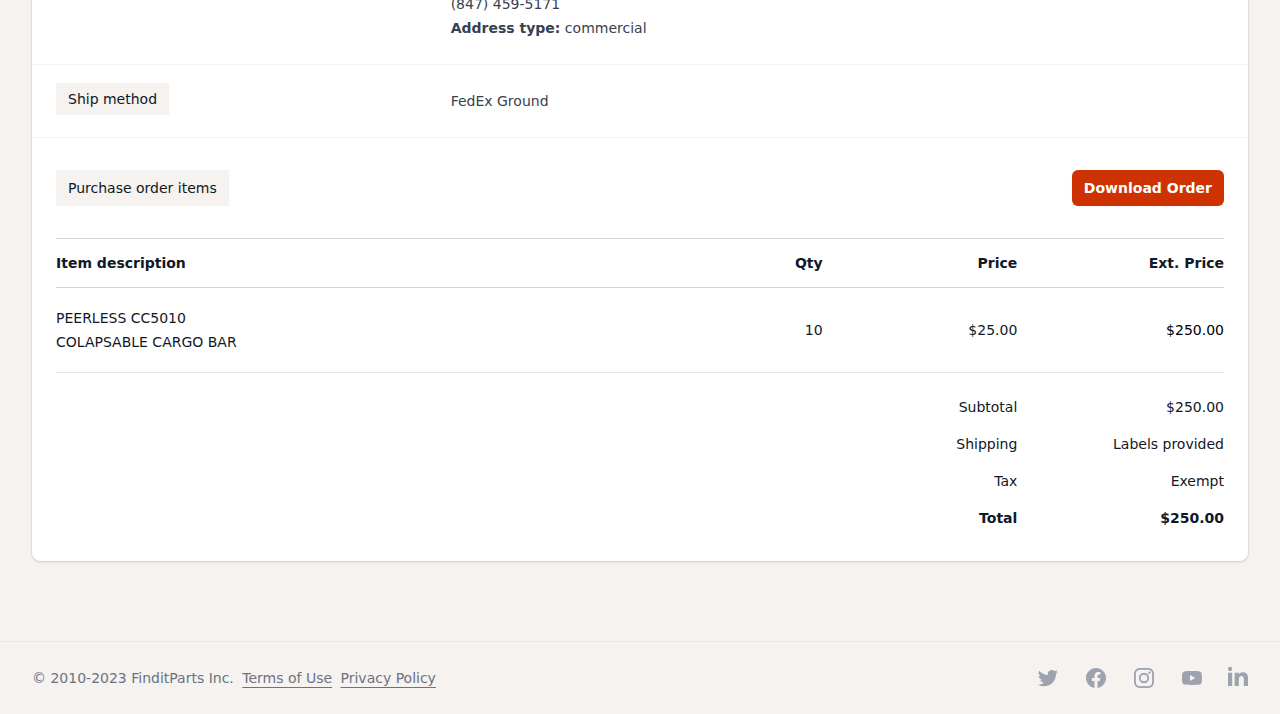
<file: purchase_orders_view.html>
<!DOCTYPE html>
<html lang="en" class="h-full bg-fipGray">
  <head>
    <meta charset="UTF-8" />
    <meta name="viewport" content="width=device-width, initial-scale=1.0" />
    <title>FinditParts - Supplier Portal</title>
    <link rel="icon" href="favicon.ico" />
    <link rel="stylesheet" href="assets/css/style.css" />
    <link rel="stylesheet" href="https://rsms.me/inter/inter.css" />
  </head>
  <body class="h-full">
    <div class="flex flex-col min-h-full">
      <!-- Navbar -->
      <nav class="bg-white drop-shadow-md">
        <div class="mx-auto max-w-7xl px-4 sm:px-6 lg:px-8">
          <div class="flex h-16 justify-between">
            <div class="flex">
              <div class="flex flex-shrink-0 items-center">
                <a href="index.html">
                  <svg id="Layer_1" data-name="Layer 1" xmlns="http://www.w3.org/2000/svg" height="40" width="120" viewBox="0 0 384 120.9">
                    <defs>
                      <style>
                        .cls-1 {
                          fill: #231f20;
                        }
                        .cls-2 {
                          fill: #d76127;
                        }
                      </style>
                    </defs>
                    <path
                      class="cls-1"
                      d="M100.92,111.33l-6.14-8.66.06-.06-.09-.12a51.85,51.85,0,0,0,7.53-8.27H90.45a42.61,42.61,0,1,1,.31-60.56q.85.86,1.65,1.74l0-.09h11.22A51.58,51.58,0,1,0,79.05,112c.26.35.51.67.71,1l12.17,17a7.57,7.57,0,0,0,10.51,1.8l2.55-1.81a7.57,7.57,0,0,0,1.8-10.51l-5.87-8.08Z"
                      transform="translate(-9.04 -12.2)"
                    />
                    <polygon class="cls-1" points="27.04 75.96 35.61 29.47 66.45 29.47 64.1 42.08 50.31 42.08 49.27 47.66 62.41 47.66 60.13 59.89 47.01 59.89 44.02 75.96 27.04 75.96 27.04 75.96" />
                    <path
                      class="cls-1"
                      d="M92.83,88.23l5.74-30.77H112.2l-.89,4.43a21.16,21.16,0,0,1,5.37-4.06,12.1,12.1,0,0,1,5.46-1.35A8.54,8.54,0,0,1,128.56,59,9.22,9.22,0,0,1,131,65.67a26,26,0,0,1-.15,2.65c-.1,1-.25,2-.45,3.16l-3.07,16.75H112.71l2.86-15.47c.1-.54.17-1.05.22-1.55a14.55,14.55,0,0,0,.07-1.46,1.83,1.83,0,0,0-.5-1.35,1.75,1.75,0,0,0-1.31-.52,2.94,2.94,0,0,0-2.58,1.49,15.05,15.05,0,0,0-1.62,5.14l-2.5,13.72Z"
                      transform="translate(-9.04 -12.2)"
                    />
                    <path
                      class="cls-1"
                      d="M150.68,77.25a3.89,3.89,0,0,0,3-1.37,4.84,4.84,0,0,0,1.23-3.36A3.86,3.86,0,0,0,154,69.8a3.14,3.14,0,0,0-2.45-1,3.66,3.66,0,0,0-2.91,1.41,5.37,5.37,0,0,0-1.17,3.53,3.71,3.71,0,0,0,.85,2.59,3,3,0,0,0,2.36.92M175,42.1l-8.57,46.13H152.77l1-3.77a13.49,13.49,0,0,1-4.14,3.72,10,10,0,0,1-4.88,1.22,10.43,10.43,0,0,1-8.23-3.81A14.13,14.13,0,0,1,133.21,76a23.59,23.59,0,0,1,1.16-7.19,21.15,21.15,0,0,1,3.16-6.26A15.64,15.64,0,0,1,142.65,58a12.64,12.64,0,0,1,6.1-1.56,9.25,9.25,0,0,1,4.95,1.32,11.79,11.79,0,0,1,3.83,4.09v-.71c0-.64,0-1.31.09-2s.15-1.47.27-2.27l2.62-14.79Z"
                      transform="translate(-9.04 -12.2)"
                    />
                    <polygon class="cls-2" points="187.15 75.96 190.99 54.94 186.89 54.94 189.12 43.12 193.21 43.12 194.9 33.95 210.36 33.95 208.68 43.12 213.44 43.12 211.22 54.94 206.46 54.94 202.58 75.96 187.15 75.96 187.15 75.96" />
                    <path
                      class="cls-1"
                      d="M242.75,61.77H244a10.38,10.38,0,0,0,5.45-1.13,3.81,3.81,0,0,0,1.76-3.44,2.71,2.71,0,0,0-1.47-2.56,10.13,10.13,0,0,0-4.69-.81h-.8l-1.49,7.94ZM221,88.16l8.57-46.49h17.91q10.29,0,15.42,3.76T268,56.75q0,8.13-5.48,12.64T247.1,73.9h-6.64l-2.6,14.26Z"
                      transform="translate(-9.04 -12.2)"
                    />
                    <path
                      class="cls-1"
                      d="M286.05,67.61A3.84,3.84,0,0,0,283,69.09a5.82,5.82,0,0,0-1.21,3.79,3.94,3.94,0,0,0,.88,2.74,3.22,3.22,0,0,0,2.49.95,4.23,4.23,0,0,0,3.31-1.42,5.24,5.24,0,0,0,1.26-3.63,4,4,0,0,0-1-2.86,3.46,3.46,0,0,0-2.65-1m6.64-12.29h15.09l-6.1,32.84H287.1l1.18-4.42a14.62,14.62,0,0,1-4.5,4.21,11.28,11.28,0,0,1-14.1-2.68q-3.42-4.06-3.41-10.52a23,23,0,0,1,1.19-7.31,22.5,22.5,0,0,1,3.38-6.53A17.51,17.51,0,0,1,276.32,56a13.2,13.2,0,0,1,6.49-1.69,10,10,0,0,1,5.4,1.43,11.67,11.67,0,0,1,3.91,4.35l.57-4.73Z"
                      transform="translate(-9.04 -12.2)"
                    />
                    <path
                      class="cls-1"
                      d="M305,88.16l6.13-32.84h14.16l-1.11,4.48a11.94,11.94,0,0,1,3.91-4.16,9.46,9.46,0,0,1,5.08-1.36,12.34,12.34,0,0,1,1.6.12c.6.09,1.33.21,2.18.38l-2.48,13.4a28.6,28.6,0,0,0-2.92-.82,11.13,11.13,0,0,0-2.35-.29,5.4,5.4,0,0,0-4,1.38c-.89.93-1.55,2.61-2,5.07l-2.67,14.64Z"
                      transform="translate(-9.04 -12.2)"
                    />
                    <polygon class="cls-1" points="329.25 75.96 333.09 54.94 328.99 54.94 331.22 43.12 335.31 43.12 337 33.95 352.46 33.95 350.78 43.12 355.54 43.12 353.32 54.94 348.56 54.94 344.68 75.96 329.25 75.96 329.25 75.96" />
                    <path
                      class="cls-1"
                      d="M360.32,83.87l5.82-9.68a22,22,0,0,0,4.7,3.63A8.69,8.69,0,0,0,375,79.11a2,2,0,0,0,1.26-.38,1.2,1.2,0,0,0,.49-1c0-.61-.75-1.31-2.25-2.09l-.19-.1-2.48-1.3a11.83,11.83,0,0,1-4.32-3.6,8.31,8.31,0,0,1-1.4-4.79A10.36,10.36,0,0,1,370,57.53a15.33,15.33,0,0,1,10.12-3.25,22,22,0,0,1,6.41,1,28.9,28.9,0,0,1,6.51,3l-5.24,8.83a16.85,16.85,0,0,0-3.17-2.4,5.94,5.94,0,0,0-2.83-.84,2,2,0,0,0-1.3.42,1.25,1.25,0,0,0-.51,1c0,.51.63,1,1.87,1.62l.83.38,2,.92a10.45,10.45,0,0,1,4.45,3.48,9.2,9.2,0,0,1,1.43,5.26,11.28,11.28,0,0,1-4.07,9q-4.06,3.42-10.77,3.43a21.9,21.9,0,0,1-7.4-1.38,36.79,36.79,0,0,1-8-4.15"
                      transform="translate(-9.04 -12.2)"
                    />
                    <polygon class="cls-1" points="63.11 75.96 68.52 46.95 83.21 46.95 77.77 75.96 63.11 75.96 63.11 75.96" />
                    <path class="cls-1" d="M85.69,55.81a8,8,0,0,1-5.64-2.09,6.71,6.71,0,0,1-2.27-5.14,7.4,7.4,0,0,1,2.69-5.68,9.28,9.28,0,0,1,6.43-2.41,8.07,8.07,0,0,1,5.65,2,6.67,6.67,0,0,1,2.25,5.15,7.43,7.43,0,0,1-2.68,5.71,9.31,9.31,0,0,1-6.43,2.41" transform="translate(-9.04 -12.2)" />
                    <polygon class="cls-2" points="163.42 75.96 168.83 46.95 183.52 46.95 178.07 75.96 163.42 75.96 163.42 75.96" />
                    <path class="cls-2" d="M186,55.81a8,8,0,0,1-5.64-2.09,6.71,6.71,0,0,1-2.27-5.14,7.4,7.4,0,0,1,2.69-5.68,9.28,9.28,0,0,1,6.43-2.41,8.07,8.07,0,0,1,5.65,2,6.67,6.67,0,0,1,2.25,5.15,7.43,7.43,0,0,1-2.68,5.71A9.31,9.31,0,0,1,186,55.81" transform="translate(-9.04 -12.2)" />
                  </svg>
                </a>
              </div>
            </div>
            <div class="sm:ml-6 flex items-center">
              <div class="hidden sm:-my-px sm:ml-6 lg:flex sm:space-x-8 h-16">
                <a href="purchase_orders.html" class="border-fipOrange text-gray-900 inline-flex items-center border-b-2 px-1 pt-1 text-sm font-medium" aria-current="page">Purchase Orders</a>
                <a href="products.html" class="border-transparent text-gray-700 hover:border-gray-300 hover:text-gray-700 inline-flex items-center border-b-2 px-1 pt-1 text-sm font-medium">Product Images</a>
                <a href="https://www.finditparts.com" target="_blank" class="border-transparent text-gray-700 hover:border-gray-300 hover:text-gray-700 inline-flex items-center border-b-2 px-1 pt-1 text-sm font-medium">FinditParts.com</a>
              </div>
              <!-- Profile (hidden sm-md) -->
              <div class="hidden lg:flex relative ml-6">
                <div class="border-l border-fipOrange pl-6">
                  <button type="button" class="relative flex rounded-full bg-white text-sm focus:outline-none focus:ring-2 focus:ring-fipOrange focus:ring-offset-2" onclick="toggleSlideover()">
                    <span class="absolute -inset-1.5"></span>
                    <span class="sr-only">Open profile menu</span>
                    <svg xmlns="http://www.w3.org/2000/svg" fill="none" viewBox="0 0 24 24" stroke-width="1.5" stroke="currentColor" class="w-7 h-7 text-gray-500">
                      <path stroke-linecap="round" stroke-linejoin="round" d="M17.982 18.725A7.488 7.488 0 0012 15.75a7.488 7.488 0 00-5.982 2.975m11.963 0a9 9 0 10-11.963 0m11.963 0A8.966 8.966 0 0112 21a8.966 8.966 0 01-5.982-2.275M15 9.75a3 3 0 11-6 0 3 3 0 016 0z" />
                    </svg>
                  </button>
                </div>
              </div>
              <!-- Menu (sm-md only) -->
              <div class="lg:hidden relative ml-6">
                <div class="pl-6">
                  <button type="button" class="relative flex rounded-full bg-white text-sm focus:outline-none focus:ring-2 focus:ring-fipOrange focus:ring-offset-2" onclick="toggleSlideover()">
                    <span class="absolute -inset-1.5"></span>
                    <span class="sr-only">Open navbar menu</span>
                    <svg xmlns="http://www.w3.org/2000/svg" fill="none" viewBox="0 0 24 24" stroke-width="1.5" stroke="currentColor" class="w-7 h-7">
                      <path stroke-linecap="round" stroke-linejoin="round" d="M3.75 6.75h16.5M3.75 12h16.5m-16.5 5.25h16.5" />
                    </svg>
                  </button>
                </div>
              </div>
            </div>
          </div>
        </div>
      </nav>
      <!-- Slideover -->
      <div id="slideover-container" class="relative z-10 invisible" aria-labelledby="slide-over-title" role="dialog" aria-modal="true">
        <div id="slideover-bg" class="fixed inset-0 bg-gray-500 opacity-0 duration-300 ease-out transition-all z-20"></div>
        <div id="slideover" class="fixed inset-0 overflow-hidden duration-300 ease-out transition-all translate-x-full z-20">
          <div class="absolute inset-0 overflow-hidden">
            <div class="pointer-events-none fixed inset-y-0 right-0 flex max-w-full pl-10">
              <div class="pointer-events-auto w-screen max-w-sm">
                <div class="flex h-full flex-col bg-white shadow-xl">
                  <div class="bg-fipOrange px-4 py-6 sm:px-6">
                    <div class="flex items-center justify-between">
                      <h2 class="text-base font-semibold leading-6 text-fipGray" id="slide-over-title">Profile for:</h2>
                      <div class="ml-3 flex h-7 items-center">
                        <button type="button" onclick="toggleSlideover()" class="relative rounded-md bg-fipOrange text-white hover:text-white focus:outline-none focus:ring-2 focus:ring-white">
                          <span class="absolute -inset-2.5"></span>
                          <span class="sr-only">Close panel</span>
                          <svg class="h-6 w-6" fill="none" viewBox="0 0 24 24" stroke-width="1.5" stroke="currentColor" aria-hidden="true">
                            <path stroke-linecap="round" stroke-linejoin="round" d="M6 18L18 6M6 6l12 12" />
                          </svg>
                        </button>
                      </div>
                    </div>
                    <div class="mt-1">
                      <p class="text-sm text-white">matt.raney@finditparts.com</p>
                    </div>
                  </div>
                  <div class="relative flex-1 px-0 py-0 bg-fipGray">
                    <ul role="list" class="bg-white">
                      <li class="px-6 py-4 border-b lg:hidden">
                        <a href="purchase_orders.html" class="text-gray-700 hover:text-fipOrange inline-flex items-center text-sm font-medium">Purchase orders</a>
                      </li>
                      <li class="px-6 py-4 border-b lg:hidden">
                        <a href="products.html" class="text-gray-700 hover:text-fipOrange inline-flex items-center text-sm font-medium">Product images</a>
                      </li>
                      <li class="px-6 py-4 border-b">
                        <a href="ship_points.html" class="text-gray-700 hover:text-fipOrange inline-flex items-center text-sm font-medium">Warehouses</a>
                      </li>
                      <li class="px-6 py-4 border-b">
                        <a href="#" class="text-gray-700 hover:text-fipOrange inline-flex items-center text-sm font-medium">Sign out</a>
                      </li>
                    </ul>
                  </div>
                </div>
              </div>
            </div>
          </div>
        </div>
      </div>
      <!-- Main Content -->
      <div class="grow pt-4 pb-20">
        <main>
          <div class="mx-auto mb-4 max-w-7xl sm:px-6 lg:px-8">
            <nav class="flex" aria-label="Breadcrumb">
              <ol role="list" class="flex items-center space-x-2">
                <li>
                  <div class="flex items-center">
                    <a href="index.html" class="text-xs text-gray-700 hover:underline hover:underline-offset-4">Home</a>
                  </div>
                </li>
                <li>
                  <div class="flex items-center">
                    <svg class="h-4 w-4 flex-shrink-0 text-gray-400" viewBox="0 0 20 20" fill="currentColor" aria-hidden="true">
                      <path fill-rule="evenodd" d="M7.21 14.77a.75.75 0 01.02-1.06L11.168 10 7.23 6.29a.75.75 0 111.04-1.08l4.5 4.25a.75.75 0 010 1.08l-4.5 4.25a.75.75 0 01-1.06-.02z" clip-rule="evenodd" />
                    </svg>
                    <div class="flex items-center">
                      <a href="purchase_orders.html" class="ml-2 text-xs text-gray-700 hover:underline hover:underline-offset-4">Purchase Orders</a>
                    </div>
                  </div>
                </li>
                <li>
                  <div class="flex items-center">
                    <svg class="h-4 w-4 flex-shrink-0 text-gray-400" viewBox="0 0 20 20" fill="currentColor" aria-hidden="true">
                      <path fill-rule="evenodd" d="M7.21 14.77a.75.75 0 01.02-1.06L11.168 10 7.23 6.29a.75.75 0 111.04-1.08l4.5 4.25a.75.75 0 010 1.08l-4.5 4.25a.75.75 0 01-1.06-.02z" clip-rule="evenodd" />
                    </svg>
                    <span class="ml-2 text-xs text-gray-700" aria-current="page">F104140927A</span>
                  </div>
                </li>
              </ol>
            </nav>
          </div>
          <div class="mx-auto max-w-7xl sm:px-6 lg:px-8">
            <div class="overflow-hidden bg-white shadow ring-1 ring-black ring-opacity-5 sm:rounded-lg">
              <div class="px-4 py-6 sm:px-6">
                <h1 class="text-4xl font-bold text-gray-900">Purchase Order: <span class="text-fipOrange">F104140927A</span></h1>
                <p class="mt-2 max-w-2xl text-sm leading-6 text-gray-700">Ship from: 1436 East Ovid Avenue, Des Moines, IA, 50316</p>
              </div>
              <div class="border-t">
                <dl>
                  <!-- Order Status -->
                  <div class="px-4 py-6 sm:grid sm:grid-cols-3 sm:gap-4 sm:px-6 border-b border-gray-100">
                    <dt class="text-sm font-medium text-gray-900">
                      <span class="bg-fipGray px-3 py-2">Order status</span>
                    </dt>
                    <dd class="mt-1 text-sm leading-6 text-gray-700 sm:col-span-2 sm:mt-0">
                      <nav aria-label="Progress">
                        <ol role="list" class="overflow-hidden">
                          <!-- Submitted (completed step) -->
                          <li class="relative pb-10">
                            <div class="absolute left-4 top-4 -ml-px mt-0.5 h-full w-0.5 bg-fipOrange" aria-hidden="true"></div>
                            <div class="group relative flex items-start">
                              <span class="flex h-9 items-center">
                                <span class="relative z-10 flex h-8 w-8 items-center justify-center rounded-full bg-fipOrange">
                                  <svg class="h-5 w-5 text-white" viewBox="0 0 20 20" fill="currentColor" aria-hidden="true">
                                    <path fill-rule="evenodd" d="M16.704 4.153a.75.75 0 01.143 1.052l-8 10.5a.75.75 0 01-1.127.075l-4.5-4.5a.75.75 0 011.06-1.06l3.894 3.893 7.48-9.817a.75.75 0 011.05-.143z" clip-rule="evenodd" />
                                  </svg>
                                </span>
                              </span>
                              <span class="ml-4 flex min-w-0 flex-col">
                                <span class="text-sm font-medium">Submitted</span>
                                <span class="text-sm text-gray-500">9/18/2023 10:35 AM</span>
                              </span>
                            </div>
                          </li>
                          <!-- Acknowledged (completed step) -->
                          <li class="relative pb-10">
                            <div class="absolute left-4 top-4 -ml-px mt-0.5 h-full w-0.5 bg-fipOrange" aria-hidden="true"></div>
                            <div class="group relative flex items-start">
                              <span class="flex h-9 items-center">
                                <span class="relative z-10 flex h-8 w-8 items-center justify-center rounded-full bg-fipOrange">
                                  <svg class="h-5 w-5 text-white" viewBox="0 0 20 20" fill="currentColor" aria-hidden="true">
                                    <path fill-rule="evenodd" d="M16.704 4.153a.75.75 0 01.143 1.052l-8 10.5a.75.75 0 01-1.127.075l-4.5-4.5a.75.75 0 011.06-1.06l3.894 3.893 7.48-9.817a.75.75 0 011.05-.143z" clip-rule="evenodd" />
                                  </svg>
                                </span>
                              </span>
                              <span class="ml-4 flex min-w-0 flex-col">
                                <span class="text-sm font-medium">Acknowledged</span>
                                <span class="text-sm text-gray-500">9/19/2023 8:07 AM</span>
                              </span>
                            </div>
                          </li>
                          <!-- Confirmed (completed step) -->
                          <li class="relative pb-10">
                            <div class="absolute left-4 top-4 -ml-px mt-0.5 h-full w-0.5 bg-fipOrange" aria-hidden="true"></div>
                            <div class="group relative flex items-start">
                              <span class="flex h-9 items-center">
                                <span class="relative z-10 flex h-8 w-8 items-center justify-center rounded-full bg-fipOrange">
                                  <svg class="h-5 w-5 text-white" viewBox="0 0 20 20" fill="currentColor" aria-hidden="true">
                                    <path fill-rule="evenodd" d="M16.704 4.153a.75.75 0 01.143 1.052l-8 10.5a.75.75 0 01-1.127.075l-4.5-4.5a.75.75 0 011.06-1.06l3.894 3.893 7.48-9.817a.75.75 0 011.05-.143z" clip-rule="evenodd" />
                                  </svg>
                                </span>
                              </span>
                              <span class="ml-4 flex min-w-0 flex-col">
                                <span class="text-sm font-medium">Confirmed</span>
                                <span class="text-sm text-gray-500">9/19/2023 3:51 PM</span>
                              </span>
                            </div>
                          </li>
                          <!-- Trackable (completed step) -->
                          <li class="relative pb-10">
                            <div class="absolute left-4 top-4 -ml-px mt-0.5 h-full w-0.5 bg-fipOrange" aria-hidden="true"></div>
                            <div class="group relative flex items-start">
                              <span class="flex h-9 items-center">
                                <span class="relative z-10 flex h-8 w-8 items-center justify-center rounded-full bg-fipOrange">
                                  <svg class="h-5 w-5 text-white" viewBox="0 0 20 20" fill="currentColor" aria-hidden="true">
                                    <path fill-rule="evenodd" d="M16.704 4.153a.75.75 0 01.143 1.052l-8 10.5a.75.75 0 01-1.127.075l-4.5-4.5a.75.75 0 011.06-1.06l3.894 3.893 7.48-9.817a.75.75 0 011.05-.143z" clip-rule="evenodd" />
                                  </svg>
                                </span>
                              </span>
                              <span class="ml-4 flex min-w-0 flex-col">
                                <span class="text-sm font-medium">Trackable</span>
                                <span class="text-sm text-gray-500">9/19/2023 8:07 AM</span>
                              </span>
                            </div>
                          </li>
                          <!-- Acknowledged (current step) -->
                          <li class="relative pb-10">
                            <div class="absolute left-4 top-4 -ml-px mt-0.5 h-full w-0.5 bg-gray-300" aria-hidden="true"></div>
                            <div class="group relative flex items-start" aria-current="step">
                              <span class="flex h-9 items-center" aria-hidden="true">
                                <span class="relative z-10 flex h-8 w-8 items-center justify-center rounded-full border-2 border-fipOrange bg-white">
                                  <span class="h-2.5 w-2.5 rounded-full bg-fipOrange"></span>
                                </span>
                              </span>
                              <span class="ml-4 flex min-w-0 flex-col">
                                <span class="mb-2 text-sm font-medium">Acknowledge</span>
                                <div>
                                  <button type="submit" class="mr-2 rounded-md bg-green-600 px-3 py-2 text-sm font-semibold text-white shadow-sm hover:bg-green-700 focus-visible:outline focus-visible:outline-2 focus-visible:outline-offset-2 focus-visible:outline-green-600">Accept Order</button>
                                  <button type="submit" class="rounded-md bg-red-600 px-3 py-2 text-sm font-semibold text-white shadow-sm hover:bg-red-700 focus-visible:outline focus-visible:outline-2 focus-visible:outline-offset-2 focus-visible:outline-red-600">Cancel Order</button>
                                </div>
                              </span>
                            </div>
                          </li>
                          <!-- Confirm (current step) -->
                          <li class="relative pb-10">
                            <div class="absolute left-4 top-4 -ml-px mt-0.5 h-full w-0.5 bg-gray-300" aria-hidden="true"></div>
                            <div class="group relative flex items-start" aria-current="step">
                              <span class="flex h-9 items-center" aria-hidden="true">
                                <span class="relative z-10 flex h-8 w-8 items-center justify-center rounded-full border-2 border-fipOrange bg-white">
                                  <span class="h-2.5 w-2.5 rounded-full bg-fipOrange"></span>
                                </span>
                              </span>
                              <span class="ml-4 flex grow mr-4 min-w-0 flex-col">
                                <span class="mb-2 text-sm font-medium">Confirm</span>
                                <span class="text-sm text-gray-500">
                                  <form class="bg-white shadow-sm ring-1 ring-gray-300 sm:rounded-xl md:col-span-2">
                                    <div class="px-4 py-6 sm:p-4">
                                      <div class="grid max-w-2xl grid-cols-1 gap-x-6 gap-y-4 sm:grid-cols-6">
                                        <div class="sm:col-span-3">
                                          <label for="first-name" class="block text-sm font-medium leading-6 text-gray-900">Ship date</label>
                                          <div class="mt-2">
                                            <input
                                              type="text"
                                              name="ship-date"
                                              id="first-name"
                                              class="block w-full rounded-md border-0 py-1.5 text-gray-900 shadow-sm ring-1 ring-inset ring-gray-300 placeholder:text-gray-400 focus:ring-2 focus:ring-inset focus:ring-fipOrange sm:text-sm sm:leading-6"
                                            />
                                          </div>
                                        </div>
                                        <div class="sm:col-span-3">
                                          <label for="last-name" class="block text-sm font-medium leading-6 text-gray-900">Confirmation #</label>
                                          <div class="mt-2">
                                            <input
                                              type="text"
                                              name="ref-number"
                                              id="ref-name"
                                              class="block w-full rounded-md border-0 py-1.5 text-gray-900 shadow-sm ring-1 ring-inset ring-gray-300 placeholder:text-gray-400 focus:ring-2 focus:ring-inset focus:ring-fipOrange sm:text-sm sm:leading-6"
                                            />
                                          </div>
                                        </div>
                                        <div class="sm:col-span-6">
                                          <label for="last-name" class="block text-sm font-medium leading-6 text-gray-900">Notes</label>
                                          <div class="mt-2">
                                            <input
                                              type="text"
                                              name="ref-number"
                                              id="ref-name"
                                              class="block w-full rounded-md border-0 py-1.5 text-gray-900 shadow-sm ring-1 ring-inset ring-gray-300 placeholder:text-gray-400 focus:ring-2 focus:ring-inset focus:ring-fipOrange sm:text-sm sm:leading-6"
                                            />
                                          </div>
                                          <ul role="list" class="space-y-2 bg-gray-2">
                                            <li class="relative flex gap-x-2 mt-4">
                                              <div class="absolute left-0 top-0 flex w-6 justify-center -bottom-6">
                                                <div class="w-px bg-gray-200"></div>
                                              </div>
                                              <div class="relative flex h-6 w-6 flex-none items-center justify-center bg-white">
                                                <div class="h-1.5 w-1.5 rounded-full bg-gray-100 ring-1 ring-gray-300"></div>
                                              </div>
                                              <p class="flex-auto py-0.5 text-sm leading-5 text-gray-500">
                                                Transfer issue. This will ship 9/21.<br />
                                                <span class="text-xs text-gray-700">- Carrie B. 09/19/2023 10:54 AM</span>
                                              </p>
                                            </li>
                                            <li class="relative flex gap-x-2">
                                              <div class="relative flex h-6 w-6 flex-none items-center justify-center bg-white">
                                                <div class="h-1.5 w-1.5 rounded-full bg-gray-100 ring-1 ring-gray-300"></div>
                                              </div>
                                              <p class="flex-auto py-0.5 text-sm leading-5 text-gray-500">
                                                SOURCING FROM ANOTHER BRANCH-WILL SHIP 9/19/23<br />
                                                <span class="text-xs text-gray-700">- Carrie B. 09/19/2023 10:54 AM</span>
                                              </p>
                                            </li>
                                          </ul>
                                        </div>
                                      </div>
                                    </div>
                                    <div class="flex items-center justify-end gap-x-4 border-t border-gray-300 px-4 py-4 sm:px-4">
                                      <button type="submit" class="rounded-md bg-green-600 px-3 py-2 text-sm font-semibold text-white shadow-sm hover:bg-green-700 focus-visible:outline focus-visible:outline-2 focus-visible:outline-offset-2 focus-visible:outline-green-600">Update Order</button>
                                      <button type="submit" class="rounded-md bg-red-600 px-3 py-2 text-sm font-semibold text-white shadow-sm hover:bg-red-700 focus-visible:outline focus-visible:outline-2 focus-visible:outline-offset-2 focus-visible:outline-red-600">Cancel Order</button>
                                    </div>
                                  </form>
                                </span>
                              </span>
                            </div>
                          </li>
                          <!-- Confirmed (not completed yet) -->
                          <li class="relative pb-10">
                            <div class="absolute left-4 top-4 -ml-px mt-0.5 h-full w-0.5 bg-gray-300" aria-hidden="true"></div>
                            <div class="group relative flex items-center">
                              <span class="flex h-9 items-center" aria-hidden="true">
                                <span class="relative z-10 flex h-8 w-8 items-center justify-center rounded-full border-2 border-gray-300 bg-white group-hover:border-gray-400">
                                  <span class="h-2.5 w-2.5 rounded-full bg-transparent group-hover:bg-gray-300"></span>
                                </span>
                              </span>
                              <span class="ml-4 flex min-w-0 flex-col">
                                <span class="text-sm font-medium text-gray-500">Confirm</span>
                              </span>
                            </div>
                          </li>
                          <!-- Trackable (not completed step) -->
                          <li class="relative">
                            <div class="group relative flex items-center">
                              <span class="flex h-9 items-center" aria-hidden="true">
                                <span class="relative z-10 flex h-8 w-8 items-center justify-center rounded-full border-2 border-gray-300 bg-white group-hover:border-gray-400">
                                  <span class="h-2.5 w-2.5 rounded-full bg-transparent group-hover:bg-gray-300"></span>
                                </span>
                              </span>
                              <span class="ml-4 flex min-w-0 flex-col">
                                <span class="text-sm font-medium text-gray-500">Trackable</span>
                              </span>
                            </div>
                          </li>
                        </ol>
                      </nav>
                    </dd>
                  </div>
                  <!-- Shipping Documents -->
                  <div class="px-4 py-6 sm:grid sm:grid-cols-3 sm:gap-4 sm:px-6 border-b border-gray-100">
                    <dt class="text-sm font-medium leading-6 text-gray-900"><span class="bg-fipGray px-3 py-2">Shipping documents</span></dt>
                    <dd class="mt-2 text-sm text-gray-900 sm:col-span-2 sm:mt-0">
                      <ul role="list" class="divide-y divide-gray-300 rounded-md border border-gray-300">
                        <li class="flex items-center justify-between py-4 pl-4 pr-5 text-sm leading-6">
                          <div class="flex w-0 flex-1 items-center">
                            <svg class="h-5 w-5 flex-shrink-0 text-gray-400" viewBox="0 0 20 20" fill="currentColor" aria-hidden="true">
                              <path
                                fill-rule="evenodd"
                                d="M15.621 4.379a3 3 0 00-4.242 0l-7 7a3 3 0 004.241 4.243h.001l.497-.5a.75.75 0 011.064 1.057l-.498.501-.002.002a4.5 4.5 0 01-6.364-6.364l7-7a4.5 4.5 0 016.368 6.36l-3.455 3.553A2.625 2.625 0 119.52 9.52l3.45-3.451a.75.75 0 111.061 1.06l-3.45 3.451a1.125 1.125 0 001.587 1.595l3.454-3.553a3 3 0 000-4.242z"
                                clip-rule="evenodd"
                              />
                            </svg>
                            <div class="ml-4 flex min-w-0 flex-1 gap-2">
                              <span class="truncate font-medium">Packing slip (PDF)</span>
                            </div>
                          </div>
                          <div class="ml-4 flex-shrink-0">
                            <a href="#" class="font-medium text-green-600 hover:text-green-700">Download</a>
                          </div>
                        </li>
                        <li class="flex items-center justify-between py-4 pl-4 pr-5 text-sm leading-6">
                          <div class="flex w-0 flex-1 items-center">
                            <svg class="h-5 w-5 flex-shrink-0 text-gray-400" viewBox="0 0 20 20" fill="currentColor" aria-hidden="true">
                              <path
                                fill-rule="evenodd"
                                d="M15.621 4.379a3 3 0 00-4.242 0l-7 7a3 3 0 004.241 4.243h.001l.497-.5a.75.75 0 011.064 1.057l-.498.501-.002.002a4.5 4.5 0 01-6.364-6.364l7-7a4.5 4.5 0 016.368 6.36l-3.455 3.553A2.625 2.625 0 119.52 9.52l3.45-3.451a.75.75 0 111.061 1.06l-3.45 3.451a1.125 1.125 0 001.587 1.595l3.454-3.553a3 3 0 000-4.242z"
                                clip-rule="evenodd"
                              />
                            </svg>
                            <div class="ml-4 flex min-w-0 flex-1 gap-2">
                              <span class="truncate font-medium">FedEx shipping label (PDF)</span>
                            </div>
                          </div>
                          <div class="ml-4 flex-shrink-0">
                            <a href="#" class="font-medium text-green-600 hover:text-green-700">Download</a>
                            <span class="text-gray-200 mx-2">|</span>
                            <a href="#" class="font-medium text-red-500 hover:text-red-600">Edit</a>
                          </div>
                        </li>
                        <li class="flex items-center justify-between py-4 pl-4 pr-5 text-sm leading-6">
                          <div class="flex w-0 flex-1 items-center">
                            <svg class="h-5 w-5 flex-shrink-0 text-gray-400" viewBox="0 0 20 20" fill="currentColor" aria-hidden="true">
                              <path
                                fill-rule="evenodd"
                                d="M15.621 4.379a3 3 0 00-4.242 0l-7 7a3 3 0 004.241 4.243h.001l.497-.5a.75.75 0 011.064 1.057l-.498.501-.002.002a4.5 4.5 0 01-6.364-6.364l7-7a4.5 4.5 0 016.368 6.36l-3.455 3.553A2.625 2.625 0 119.52 9.52l3.45-3.451a.75.75 0 111.061 1.06l-3.45 3.451a1.125 1.125 0 001.587 1.595l3.454-3.553a3 3 0 000-4.242z"
                                clip-rule="evenodd"
                              />
                            </svg>
                            <div class="ml-4 flex min-w-0 flex-1 gap-2">
                              <span class="truncate font-medium">FedEx shipping label (ZPL)</span>
                              <span class="flex-shrink-0 text-gray-400">for Zebra printers</span>
                            </div>
                          </div>
                          <div class="ml-4 flex-shrink-0">
                            <a href="#" class="font-medium text-green-600 hover:text-green-700">Download</a>
                            <span class="text-gray-200 mx-2">|</span>
                            <a href="#" class="font-medium text-red-500 hover:text-red-600">Edit</a>
                          </div>
                        </li>
                      </ul>
                    </dd>
                  </div>
                  <!-- Ship to Address -->
                  <div class="px-4 py-6 sm:grid sm:grid-cols-3 sm:gap-4 sm:px-6 border-b border-gray-100">
                    <dt class="text-sm font-medium text-gray-900"><span class="bg-fipGray px-3 py-2">Ship to</span></dt>
                    <dd class="mt-1 text-sm leading-6 text-gray-700 sm:col-span-2 sm:mt-0">
                      <p>
                        Anthony Cataldo<br />
                        Fastenal<br />
                        2020 MCDONOUGH ST<br />
                        JOLIET, IL 60436-1225<br />
                        (847) 459-5171<br />
                        <span class="font-semibold">Address type:</span> commercial
                      </p>
                    </dd>
                  </div>
                  <!-- Ship Method -->
                  <div class="px-4 py-6 sm:grid sm:grid-cols-3 sm:gap-4 sm:px-6 border-b border-gray-100">
                    <dt class="text-sm font-medium text-gray-900"><span class="bg-fipGray px-3 py-2">Ship method</span></dt>
                    <dd class="mt-1 text-sm leading-6 text-gray-700 sm:col-span-2 sm:mt-0">FedEx Ground</dd>
                  </div>
                  <!-- Purchase Order Items -->
                  <div class="px-4 py-8 sm:grid sm:grid-cols-3 sm:gap-4 sm:px-6">
                    <dt class="flex align-middle text-sm font-medium text-gray-900"><span class="bg-fipGray px-3 py-2">Purchase order items</span></dt>
                    <dd class="text-right mt-1 text-sm leading-6 text-gray-700 sm:col-span-2 sm:mt-0">
                      <button type="submit" class="rounded-md bg-fipOrange px-3 py-2 text-sm font-semibold text-white shadow-sm hover:bg-fipOrangeLight focus-visible:outline focus-visible:outline-2 focus-visible:outline-offset-2 focus-visible:outline-fipOrange">Download Order</button>
                    </dd>
                  </div>
                  <div class="px-4 pb-8 sm:px-6">
                    <div class="-mx-4 flow-root sm:mx-0">
                      <table class="min-w-full">
                        <colgroup>
                          <col class="w-full sm:w-1/2" />
                          <col class="sm:w-1/6" />
                          <col class="sm:w-1/6" />
                          <col class="sm:w-1/6" />
                        </colgroup>
                        <thead class="border-b border-t border-gray-300 text-gray-900">
                          <tr>
                            <th scope="col" class="py-3.5 pl-4 pr-3 text-left text-sm font-semibold text-gray-900 sm:pl-0">Item description</th>
                            <th scope="col" class="hidden px-3 py-3.5 text-right text-sm font-semibold text-gray-900 sm:table-cell">Qty</th>
                            <th scope="col" class="hidden px-3 py-3.5 text-right text-sm font-semibold text-gray-900 sm:table-cell">Price</th>
                            <th scope="col" class="py-3.5 pl-3 pr-4 text-right text-sm font-semibold text-gray-900 sm:pr-0">Ext. Price</th>
                          </tr>
                        </thead>
                        <tbody>
                          <tr class="border-b border-gray-200">
                            <td class="max-w-0 py-5 pl-4 pr-3 text-sm sm:pl-0">
                              <div class="font-medium text-gray-900">PEERLESS CC5010</div>
                              <div class="mt-1 truncate text-gray-900">COLAPSABLE CARGO BAR</div>
                            </td>
                            <td class="hidden px-3 py-5 text-right text-sm text-gray-900 sm:table-cell">10</td>
                            <td class="hidden px-3 py-5 text-right text-sm text-gray-900 sm:table-cell">$25.00</td>
                            <td class="py-5 pl-3 pr-4 text-right text-sm text-gray-590 sm:pr-0">$250.00</td>
                          </tr>
                        </tbody>
                        <tfoot>
                          <tr>
                            <th scope="row" colspan="3" class="hidden pl-4 pr-3 pt-6 text-right text-sm font-normal text-gray-900 sm:table-cell sm:pl-0">Subtotal</th>
                            <th scope="row" class="pl-4 pr-3 pt-6 text-left text-sm font-normal text-gray-900 sm:hidden">Subtotal</th>
                            <td class="pl-3 pr-4 pt-6 text-right text-sm text-gray-900 sm:pr-0">$250.00</td>
                          </tr>
                          <tr>
                            <th scope="row" colspan="3" class="hidden pl-4 pr-3 pt-4 text-right text-sm font-normal text-gray-900 sm:table-cell sm:pl-0">Shipping</th>
                            <th scope="row" class="pl-4 pr-3 pt-4 text-left text-sm font-normal text-gray-900 sm:hidden">Shipping</th>
                            <td class="pl-3 pr-4 pt-4 text-right text-sm text-gray-900 sm:pr-0">Labels provided</td>
                          </tr>
                          <tr>
                            <th scope="row" colspan="3" class="hidden pl-4 pr-3 pt-4 text-right text-sm font-normal text-gray-900 sm:table-cell sm:pl-0">Tax</th>
                            <th scope="row" class="pl-4 pr-3 pt-4 text-left text-sm font-normal text-gray-900 sm:hidden">Tax</th>
                            <td class="pl-3 pr-4 pt-4 text-right text-sm text-gray-900 sm:pr-0">Exempt</td>
                          </tr>
                          <tr>
                            <th scope="row" colspan="3" class="hidden pl-4 pr-3 pt-4 text-right text-sm font-semibold text-gray-900 sm:table-cell sm:pl-0">Total</th>
                            <th scope="row" class="pl-4 pr-3 pt-4 text-left text-sm font-semibold text-gray-900 sm:hidden">Total</th>
                            <td class="pl-3 pr-4 pt-4 text-right text-sm font-semibold text-gray-900 sm:pr-0">$250.00</td>
                          </tr>
                        </tfoot>
                      </table>
                    </div>
                  </div>
                </dl>
              </div>
            </div>
          </div>
        </main>
      </div>
      <!-- Footer -->
      <footer>
        <div class="mx-auto max-w-7xl px-6 py-6 md:flex md:items-center md:justify-between lg:px-8 border-t">
          <div class="flex justify-center space-x-6 md:order-2">
            <a href="https://twitter.com/i/flow/login?redirect_after_login=%2Ffinditparts" target="_blank" class="text-gray-400 hover:text-fipOrange">
              <span class="sr-only">Twitter</span>
              <svg class="h-6 w-6" fill="currentColor" viewBox="0 0 24 24" aria-hidden="true">
                <path
                  d="M8.29 20.251c7.547 0 11.675-6.253 11.675-11.675 0-.178 0-.355-.012-.53A8.348 8.348 0 0022 5.92a8.19 8.19 0 01-2.357.646 4.118 4.118 0 001.804-2.27 8.224 8.224 0 01-2.605.996 4.107 4.107 0 00-6.993 3.743 11.65 11.65 0 01-8.457-4.287 4.106 4.106 0 001.27 5.477A4.072 4.072 0 012.8 9.713v.052a4.105 4.105 0 003.292 4.022 4.095 4.095 0 01-1.853.07 4.108 4.108 0 003.834 2.85A8.233 8.233 0 012 18.407a11.616 11.616 0 006.29 1.84"
                />
              </svg>
            </a>
            <a href="https://www.facebook.com/FinditParts/" target="_blank" class="text-gray-400 hover:text-fipOrange">
              <span class="sr-only">Facebook</span>
              <svg class="h-6 w-6" fill="currentColor" viewBox="0 0 24 24" aria-hidden="true">
                <path
                  fill-rule="evenodd"
                  d="M22 12c0-5.523-4.477-10-10-10S2 6.477 2 12c0 4.991 3.657 9.128 8.438 9.878v-6.987h-2.54V12h2.54V9.797c0-2.506 1.492-3.89 3.777-3.89 1.094 0 2.238.195 2.238.195v2.46h-1.26c-1.243 0-1.63.771-1.63 1.562V12h2.773l-.443 2.89h-2.33v6.988C18.343 21.128 22 16.991 22 12z"
                  clip-rule="evenodd"
                />
              </svg>
            </a>
            <a href="https://www.instagram.com/finditparts/" target="_blank" class="text-gray-400 hover:text-fipOrange">
              <span class="sr-only">Instagram</span>
              <svg class="h-6 w-6" fill="currentColor" viewBox="0 0 24 24" aria-hidden="true">
                <path
                  fill-rule="evenodd"
                  d="M12.315 2c2.43 0 2.784.013 3.808.06 1.064.049 1.791.218 2.427.465a4.902 4.902 0 011.772 1.153 4.902 4.902 0 011.153 1.772c.247.636.416 1.363.465 2.427.048 1.067.06 1.407.06 4.123v.08c0 2.643-.012 2.987-.06 4.043-.049 1.064-.218 1.791-.465 2.427a4.902 4.902 0 01-1.153 1.772 4.902 4.902 0 01-1.772 1.153c-.636.247-1.363.416-2.427.465-1.067.048-1.407.06-4.123.06h-.08c-2.643 0-2.987-.012-4.043-.06-1.064-.049-1.791-.218-2.427-.465a4.902 4.902 0 01-1.772-1.153 4.902 4.902 0 01-1.153-1.772c-.247-.636-.416-1.363-.465-2.427-.047-1.024-.06-1.379-.06-3.808v-.63c0-2.43.013-2.784.06-3.808.049-1.064.218-1.791.465-2.427a4.902 4.902 0 011.153-1.772A4.902 4.902 0 015.45 2.525c.636-.247 1.363-.416 2.427-.465C8.901 2.013 9.256 2 11.685 2h.63zm-.081 1.802h-.468c-2.456 0-2.784.011-3.807.058-.975.045-1.504.207-1.857.344-.467.182-.8.398-1.15.748-.35.35-.566.683-.748 1.15-.137.353-.3.882-.344 1.857-.047 1.023-.058 1.351-.058 3.807v.468c0 2.456.011 2.784.058 3.807.045.975.207 1.504.344 1.857.182.466.399.8.748 1.15.35.35.683.566 1.15.748.353.137.882.3 1.857.344 1.054.048 1.37.058 4.041.058h.08c2.597 0 2.917-.01 3.96-.058.976-.045 1.505-.207 1.858-.344.466-.182.8-.398 1.15-.748.35-.35.566-.683.748-1.15.137-.353.3-.882.344-1.857.048-1.055.058-1.37.058-4.041v-.08c0-2.597-.01-2.917-.058-3.96-.045-.976-.207-1.505-.344-1.858a3.097 3.097 0 00-.748-1.15 3.098 3.098 0 00-1.15-.748c-.353-.137-.882-.3-1.857-.344-1.023-.047-1.351-.058-3.807-.058zM12 6.865a5.135 5.135 0 110 10.27 5.135 5.135 0 010-10.27zm0 1.802a3.333 3.333 0 100 6.666 3.333 3.333 0 000-6.666zm5.338-3.205a1.2 1.2 0 110 2.4 1.2 1.2 0 010-2.4z"
                  clip-rule="evenodd"
                />
              </svg>
            </a>
            <a href="https://www.youtube.com/user/finditparts" target="_blank" class="text-gray-400 hover:text-fipOrange">
              <span class="sr-only">YouTube</span>
              <svg class="h-6 w-6" fill="currentColor" viewBox="0 0 24 24" aria-hidden="true">
                <path
                  fill-rule="evenodd"
                  d="M19.812 5.418c.861.23 1.538.907 1.768 1.768C21.998 8.746 22 12 22 12s0 3.255-.418 4.814a2.504 2.504 0 0 1-1.768 1.768c-1.56.419-7.814.419-7.814.419s-6.255 0-7.814-.419a2.505 2.505 0 0 1-1.768-1.768C2 15.255 2 12 2 12s0-3.255.417-4.814a2.507 2.507 0 0 1 1.768-1.768C5.744 5 11.998 5 11.998 5s6.255 0 7.814.418ZM15.194 12 10 15V9l5.194 3Z"
                  clip-rule="evenodd"
                />
              </svg>
            </a>
            <a href="https://www.linkedin.com/company/finditparts" target="_blank" class="text-gray-400 hover:text-fipOrange">
              <span class="sr-only">LinkedIn</span>
              <svg class="h-5 w-5" fill="currentColor" viewBox="0 0 24 24" aria-hidden="true">
                <path
                  fill-rule="evenodd"
                  d="M4.98 3.5c0 1.381-1.11 2.5-2.48 2.5s-2.48-1.119-2.48-2.5c0-1.38 1.11-2.5 2.48-2.5s2.48 1.12 2.48 2.5zm.02 4.5h-5v16h5v-16zm7.982 0h-4.968v16h4.969v-8.399c0-4.67 6.029-5.052 6.029 0v8.399h4.988v-10.131c0-7.88-8.922-7.593-11.018-3.714v-2.155z"
                  clip-rule="evenodd"
                />
              </svg>
            </a>
          </div>
          <div class="mt-8 md:order-1 md:mt-0">
            <p class="text-center text-sm leading-5 text-gray-500">
              &copy; 2010-2023 FinditParts Inc.
              <a href="https://www.finditparts.com/terms-of-use" target="_blank" class="ml-1 underline underline-offset-4">Terms of Use</a>
              <a href="https://www.finditparts.com/privacy" target="_blank" class="ml-1 underline underline-offset-4">Privacy Policy</a>
            </p>
          </div>
        </div>
      </footer>
    </div>
    <!-- JS -->
    <script type="application/javascript" src="assets/js/scripts.js"></script>
  </body>
</html>
</file>
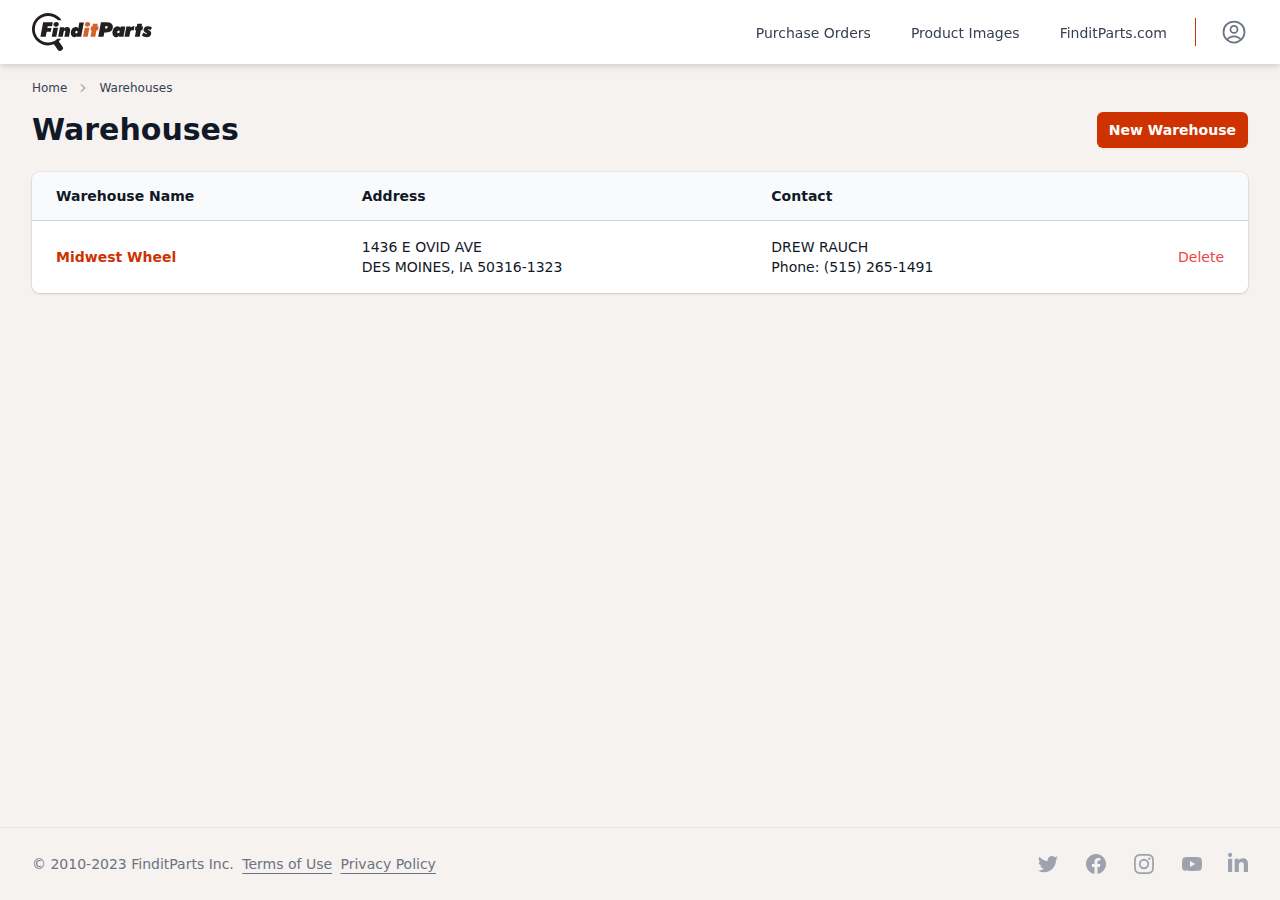
<file: ship_points.html>
<!DOCTYPE html>
<html lang="en" class="h-full bg-fipGray">
  <head>
    <meta charset="UTF-8" />
    <meta name="viewport" content="width=device-width, initial-scale=1.0" />
    <title>FinditParts - Supplier Portal</title>
    <link rel="icon" href="favicon.ico" />
    <link rel="stylesheet" href="assets/css/style.css" />
    <link rel="stylesheet" href="https://rsms.me/inter/inter.css" />
  </head>
  <body class="h-full">
    <div class="flex flex-col min-h-full">
      <!-- Navbar -->
      <nav class="bg-white drop-shadow-md">
        <div class="mx-auto max-w-7xl px-4 sm:px-6 lg:px-8">
          <div class="flex h-16 justify-between">
            <div class="flex">
              <div class="flex flex-shrink-0 items-center">
                <a href="index.html">
                  <svg id="Layer_1" data-name="Layer 1" xmlns="http://www.w3.org/2000/svg" height="40" width="120" viewBox="0 0 384 120.9">
                    <defs>
                      <style>
                        .cls-1 {
                          fill: #231f20;
                        }
                        .cls-2 {
                          fill: #d76127;
                        }
                      </style>
                    </defs>
                    <path
                      class="cls-1"
                      d="M100.92,111.33l-6.14-8.66.06-.06-.09-.12a51.85,51.85,0,0,0,7.53-8.27H90.45a42.61,42.61,0,1,1,.31-60.56q.85.86,1.65,1.74l0-.09h11.22A51.58,51.58,0,1,0,79.05,112c.26.35.51.67.71,1l12.17,17a7.57,7.57,0,0,0,10.51,1.8l2.55-1.81a7.57,7.57,0,0,0,1.8-10.51l-5.87-8.08Z"
                      transform="translate(-9.04 -12.2)"
                    />
                    <polygon class="cls-1" points="27.04 75.96 35.61 29.47 66.45 29.47 64.1 42.08 50.31 42.08 49.27 47.66 62.41 47.66 60.13 59.89 47.01 59.89 44.02 75.96 27.04 75.96 27.04 75.96" />
                    <path
                      class="cls-1"
                      d="M92.83,88.23l5.74-30.77H112.2l-.89,4.43a21.16,21.16,0,0,1,5.37-4.06,12.1,12.1,0,0,1,5.46-1.35A8.54,8.54,0,0,1,128.56,59,9.22,9.22,0,0,1,131,65.67a26,26,0,0,1-.15,2.65c-.1,1-.25,2-.45,3.16l-3.07,16.75H112.71l2.86-15.47c.1-.54.17-1.05.22-1.55a14.55,14.55,0,0,0,.07-1.46,1.83,1.83,0,0,0-.5-1.35,1.75,1.75,0,0,0-1.31-.52,2.94,2.94,0,0,0-2.58,1.49,15.05,15.05,0,0,0-1.62,5.14l-2.5,13.72Z"
                      transform="translate(-9.04 -12.2)"
                    />
                    <path
                      class="cls-1"
                      d="M150.68,77.25a3.89,3.89,0,0,0,3-1.37,4.84,4.84,0,0,0,1.23-3.36A3.86,3.86,0,0,0,154,69.8a3.14,3.14,0,0,0-2.45-1,3.66,3.66,0,0,0-2.91,1.41,5.37,5.37,0,0,0-1.17,3.53,3.71,3.71,0,0,0,.85,2.59,3,3,0,0,0,2.36.92M175,42.1l-8.57,46.13H152.77l1-3.77a13.49,13.49,0,0,1-4.14,3.72,10,10,0,0,1-4.88,1.22,10.43,10.43,0,0,1-8.23-3.81A14.13,14.13,0,0,1,133.21,76a23.59,23.59,0,0,1,1.16-7.19,21.15,21.15,0,0,1,3.16-6.26A15.64,15.64,0,0,1,142.65,58a12.64,12.64,0,0,1,6.1-1.56,9.25,9.25,0,0,1,4.95,1.32,11.79,11.79,0,0,1,3.83,4.09v-.71c0-.64,0-1.31.09-2s.15-1.47.27-2.27l2.62-14.79Z"
                      transform="translate(-9.04 -12.2)"
                    />
                    <polygon class="cls-2" points="187.15 75.96 190.99 54.94 186.89 54.94 189.12 43.12 193.21 43.12 194.9 33.95 210.36 33.95 208.68 43.12 213.44 43.12 211.22 54.94 206.46 54.94 202.58 75.96 187.15 75.96 187.15 75.96" />
                    <path
                      class="cls-1"
                      d="M242.75,61.77H244a10.38,10.38,0,0,0,5.45-1.13,3.81,3.81,0,0,0,1.76-3.44,2.71,2.71,0,0,0-1.47-2.56,10.13,10.13,0,0,0-4.69-.81h-.8l-1.49,7.94ZM221,88.16l8.57-46.49h17.91q10.29,0,15.42,3.76T268,56.75q0,8.13-5.48,12.64T247.1,73.9h-6.64l-2.6,14.26Z"
                      transform="translate(-9.04 -12.2)"
                    />
                    <path
                      class="cls-1"
                      d="M286.05,67.61A3.84,3.84,0,0,0,283,69.09a5.82,5.82,0,0,0-1.21,3.79,3.94,3.94,0,0,0,.88,2.74,3.22,3.22,0,0,0,2.49.95,4.23,4.23,0,0,0,3.31-1.42,5.24,5.24,0,0,0,1.26-3.63,4,4,0,0,0-1-2.86,3.46,3.46,0,0,0-2.65-1m6.64-12.29h15.09l-6.1,32.84H287.1l1.18-4.42a14.62,14.62,0,0,1-4.5,4.21,11.28,11.28,0,0,1-14.1-2.68q-3.42-4.06-3.41-10.52a23,23,0,0,1,1.19-7.31,22.5,22.5,0,0,1,3.38-6.53A17.51,17.51,0,0,1,276.32,56a13.2,13.2,0,0,1,6.49-1.69,10,10,0,0,1,5.4,1.43,11.67,11.67,0,0,1,3.91,4.35l.57-4.73Z"
                      transform="translate(-9.04 -12.2)"
                    />
                    <path
                      class="cls-1"
                      d="M305,88.16l6.13-32.84h14.16l-1.11,4.48a11.94,11.94,0,0,1,3.91-4.16,9.46,9.46,0,0,1,5.08-1.36,12.34,12.34,0,0,1,1.6.12c.6.09,1.33.21,2.18.38l-2.48,13.4a28.6,28.6,0,0,0-2.92-.82,11.13,11.13,0,0,0-2.35-.29,5.4,5.4,0,0,0-4,1.38c-.89.93-1.55,2.61-2,5.07l-2.67,14.64Z"
                      transform="translate(-9.04 -12.2)"
                    />
                    <polygon class="cls-1" points="329.25 75.96 333.09 54.94 328.99 54.94 331.22 43.12 335.31 43.12 337 33.95 352.46 33.95 350.78 43.12 355.54 43.12 353.32 54.94 348.56 54.94 344.68 75.96 329.25 75.96 329.25 75.96" />
                    <path
                      class="cls-1"
                      d="M360.32,83.87l5.82-9.68a22,22,0,0,0,4.7,3.63A8.69,8.69,0,0,0,375,79.11a2,2,0,0,0,1.26-.38,1.2,1.2,0,0,0,.49-1c0-.61-.75-1.31-2.25-2.09l-.19-.1-2.48-1.3a11.83,11.83,0,0,1-4.32-3.6,8.31,8.31,0,0,1-1.4-4.79A10.36,10.36,0,0,1,370,57.53a15.33,15.33,0,0,1,10.12-3.25,22,22,0,0,1,6.41,1,28.9,28.9,0,0,1,6.51,3l-5.24,8.83a16.85,16.85,0,0,0-3.17-2.4,5.94,5.94,0,0,0-2.83-.84,2,2,0,0,0-1.3.42,1.25,1.25,0,0,0-.51,1c0,.51.63,1,1.87,1.62l.83.38,2,.92a10.45,10.45,0,0,1,4.45,3.48,9.2,9.2,0,0,1,1.43,5.26,11.28,11.28,0,0,1-4.07,9q-4.06,3.42-10.77,3.43a21.9,21.9,0,0,1-7.4-1.38,36.79,36.79,0,0,1-8-4.15"
                      transform="translate(-9.04 -12.2)"
                    />
                    <polygon class="cls-1" points="63.11 75.96 68.52 46.95 83.21 46.95 77.77 75.96 63.11 75.96 63.11 75.96" />
                    <path class="cls-1" d="M85.69,55.81a8,8,0,0,1-5.64-2.09,6.71,6.71,0,0,1-2.27-5.14,7.4,7.4,0,0,1,2.69-5.68,9.28,9.28,0,0,1,6.43-2.41,8.07,8.07,0,0,1,5.65,2,6.67,6.67,0,0,1,2.25,5.15,7.43,7.43,0,0,1-2.68,5.71,9.31,9.31,0,0,1-6.43,2.41" transform="translate(-9.04 -12.2)" />
                    <polygon class="cls-2" points="163.42 75.96 168.83 46.95 183.52 46.95 178.07 75.96 163.42 75.96 163.42 75.96" />
                    <path class="cls-2" d="M186,55.81a8,8,0,0,1-5.64-2.09,6.71,6.71,0,0,1-2.27-5.14,7.4,7.4,0,0,1,2.69-5.68,9.28,9.28,0,0,1,6.43-2.41,8.07,8.07,0,0,1,5.65,2,6.67,6.67,0,0,1,2.25,5.15,7.43,7.43,0,0,1-2.68,5.71A9.31,9.31,0,0,1,186,55.81" transform="translate(-9.04 -12.2)" />
                  </svg>
                </a>
              </div>
            </div>
            <div class="sm:ml-6 flex items-center">
              <div class="hidden sm:-my-px sm:ml-6 lg:flex sm:space-x-8 h-16">
                <a href="purchase_orders.html" class="border-transparent text-gray-700 hover:border-gray-300 hover:text-gray-700 inline-flex items-center border-b-2 px-1 pt-1 text-sm font-medium" aria-current="page">Purchase Orders</a>
                <a href="products.html" class="border-transparent text-gray-700 hover:border-gray-300 hover:text-gray-700 inline-flex items-center border-b-2 px-1 pt-1 text-sm font-medium">Product Images</a>
                <a href="https://www.finditparts.com" target="_blank" class="border-transparent text-gray-700 hover:border-gray-300 hover:text-gray-700 inline-flex items-center border-b-2 px-1 pt-1 text-sm font-medium">FinditParts.com</a>
              </div>
              <!-- Profile (hidden sm-md) -->
              <div class="hidden lg:flex relative ml-6">
                <div class="border-l border-fipOrange pl-6">
                  <button type="button" class="relative flex rounded-full bg-white text-sm focus:outline-none focus:ring-2 focus:ring-fipOrange focus:ring-offset-2" onclick="toggleSlideover()">
                    <span class="absolute -inset-1.5"></span>
                    <span class="sr-only">Open profile menu</span>
                    <svg xmlns="http://www.w3.org/2000/svg" fill="none" viewBox="0 0 24 24" stroke-width="1.5" stroke="currentColor" class="w-7 h-7 text-gray-500">
                      <path stroke-linecap="round" stroke-linejoin="round" d="M17.982 18.725A7.488 7.488 0 0012 15.75a7.488 7.488 0 00-5.982 2.975m11.963 0a9 9 0 10-11.963 0m11.963 0A8.966 8.966 0 0112 21a8.966 8.966 0 01-5.982-2.275M15 9.75a3 3 0 11-6 0 3 3 0 016 0z" />
                    </svg>
                  </button>
                </div>
              </div>
              <!-- Menu (sm-md only) -->
              <div class="lg:hidden relative ml-6">
                <div class="pl-6">
                  <button type="button" class="relative flex rounded-full bg-white text-sm focus:outline-none focus:ring-2 focus:ring-fipOrange focus:ring-offset-2" onclick="toggleSlideover()">
                    <span class="absolute -inset-1.5"></span>
                    <span class="sr-only">Open navbar menu</span>
                    <svg xmlns="http://www.w3.org/2000/svg" fill="none" viewBox="0 0 24 24" stroke-width="1.5" stroke="currentColor" class="w-7 h-7">
                      <path stroke-linecap="round" stroke-linejoin="round" d="M3.75 6.75h16.5M3.75 12h16.5m-16.5 5.25h16.5" />
                    </svg>
                  </button>
                </div>
              </div>
            </div>
          </div>
        </div>
      </nav>
      <!-- Slideover -->
      <div id="slideover-container" class="relative z-10 invisible" aria-labelledby="slide-over-title" role="dialog" aria-modal="true">
        <div id="slideover-bg" class="fixed inset-0 bg-gray-500 opacity-0 duration-300 ease-out transition-all"></div>
        <div id="slideover" class="fixed inset-0 overflow-hidden duration-300 ease-out transition-all translate-x-full">
          <div class="absolute inset-0 overflow-hidden">
            <div class="pointer-events-none fixed inset-y-0 right-0 flex max-w-full pl-10">
              <div class="pointer-events-auto w-screen max-w-sm">
                <div class="flex h-full flex-col bg-white shadow-xl">
                  <div class="bg-fipOrange px-4 py-6 sm:px-6">
                    <div class="flex items-center justify-between">
                      <h2 class="text-base font-semibold leading-6 text-fipGray" id="slide-over-title">Profile for:</h2>
                      <div class="ml-3 flex h-7 items-center">
                        <button type="button" onclick="toggleSlideover()" class="relative rounded-md bg-fipOrange text-white hover:text-white focus:outline-none focus:ring-2 focus:ring-white">
                          <span class="absolute -inset-2.5"></span>
                          <span class="sr-only">Close panel</span>
                          <svg class="h-6 w-6" fill="none" viewBox="0 0 24 24" stroke-width="1.5" stroke="currentColor" aria-hidden="true">
                            <path stroke-linecap="round" stroke-linejoin="round" d="M6 18L18 6M6 6l12 12" />
                          </svg>
                        </button>
                      </div>
                    </div>
                    <div class="mt-1">
                      <p class="text-sm text-white">matt.raney@finditparts.com</p>
                    </div>
                  </div>
                  <div class="relative flex-1 px-0 py-0 bg-fipGray">
                    <ul role="list" class="bg-white">
                      <li class="px-6 py-4 border-b lg:hidden">
                        <a href="purchase_orders.html" class="text-gray-700 hover:text-fipOrange inline-flex items-center text-sm font-medium">Purchase orders</a>
                      </li>
                      <li class="px-6 py-4 border-b lg:hidden">
                        <a href="products.html" class="text-gray-700 hover:text-fipOrange inline-flex items-center text-sm font-medium">Product images</a>
                      </li>
                      <li class="px-6 py-4 border-b">
                        <a href="ship_points.html" class="text-gray-700 hover:text-fipOrange inline-flex items-center text-sm font-medium">Warehouses</a>
                      </li>
                      <li class="px-6 py-4 border-b">
                        <a href="#" class="text-gray-700 hover:text-fipOrange inline-flex items-center text-sm font-medium">Sign out</a>
                      </li>
                    </ul>
                  </div>
                </div>
              </div>
            </div>
          </div>
        </div>
      </div>
      <!-- Main Content -->
      <div class="grow pt-4 pb-20">
        <main>
          <div class="mx-auto mb-4 max-w-7xl sm:px-6 lg:px-8">
            <nav class="flex" aria-label="Breadcrumb">
              <ol role="list" class="flex items-center space-x-2">
                <li>
                  <div class="flex items-center">
                    <a href="index.html" class="text-xs text-gray-700 hover:underline hover:underline-offset-4">Home</a>
                  </div>
                </li>
                <li>
                  <div class="flex items-center">
                    <svg class="h-4 w-4 flex-shrink-0 text-gray-400" viewBox="0 0 20 20" fill="currentColor" aria-hidden="true">
                      <path fill-rule="evenodd" d="M7.21 14.77a.75.75 0 01.02-1.06L11.168 10 7.23 6.29a.75.75 0 111.04-1.08l4.5 4.25a.75.75 0 010 1.08l-4.5 4.25a.75.75 0 01-1.06-.02z" clip-rule="evenodd" />
                    </svg>
                    <span class="ml-2 text-xs text-gray-700" aria-current="page">Warehouses</span>
                  </div>
                </li>
              </ol>
            </nav>
          </div>
          <div class="mx-auto max-w-7xl">
            <div class="px-4 sm:px-6 lg:px-8">
              <div class="sm:flex sm:items-center">
                <div class="sm:flex-auto">
                  <h1 class="text-3xl font-bold text-gray-900">Warehouses</h1>
                </div>
                <div class="mt-4 sm:ml-16 sm:mt-0 sm:flex-none">
                  <a href="/dist/ship_points_new.html" class="block rounded-md bg-fipOrange px-3 py-2 text-center text-sm font-semibold text-white shadow-sm hover:bg-fipOrangeLight focus-visible:outline focus-visible:outline-2 focus-visible:outline-offset-2 focus-visible:outline-fipOrange">
                    New Warehouse</a
                  >
                </div>
              </div>
              <div class="mt-6 flow-root">
                <div class="-mx-4 -my-2 overflow-x-auto sm:-mx-6 lg:-mx-8">
                  <div class="inline-block min-w-full py-2 align-middle sm:px-6 lg:px-8">
                    <div class="overflow-hidden shadow ring-1 ring-black ring-opacity-5 sm:rounded-lg">
                      <table class="min-w-full divide-y divide-gray-300">
                        <thead class="bg-gray-50">
                          <tr>
                            <th scope="col" class="py-3.5 pl-4 pr-3 text-left text-sm font-semibold text-gray-900 sm:pl-6">Warehouse Name</th>
                            <th scope="col" class="px-3 py-3.5 text-left text-sm font-semibold text-gray-900">Address</th>
                            <th scope="col" class="px-3 py-3.5 text-left text-sm font-semibold text-gray-900">Contact</th>
                            <th scope="col" class="relative py-3.5 pl-3 pr-4 sm:pr-6">
                              <span class="sr-only">Edit</span>
                            </th>
                          </tr>
                        </thead>
                        <tbody class="divide-y divide-gray-200 bg-white">
                          <tr>
                            <td class="whitespace-nowrap py-4 pl-4 pr-3 text-sm text-gray-900 sm:pl-6">
                              <a href="ship_points_new.html" class="text-fipOrange font-semibold mr-2 hover:text-fipOrangeLight">Midwest Wheel</a>
                            </td>
                            <td class="whitespace-nowrap px-3 py-4 text-sm text-gray-900">
                              1436 E OVID AVE<br />
                              DES MOINES, IA 50316-1323
                            </td>
                            <td class="whitespace-nowrap px-3 py-4 text-sm text-gray-900">
                              DREW RAUCH<br />
                              Phone: (515) 265-1491
                            </td>
                            <td class="relative whitespace-nowrap py-4 pl-3 pr-4 text-right text-sm font-medium sm:pr-6">
                              <a href="#" class="text-red-500 hover:text-red-600">Delete</a>
                            </td>
                          </tr>
                        </tbody>
                      </table>
                    </div>
                  </div>
                </div>
              </div>
            </div>
          </div>
        </main>
      </div>
      <!-- Footer -->
      <footer>
        <div class="mx-auto max-w-7xl px-6 py-6 md:flex md:items-center md:justify-between lg:px-8 border-t">
          <div class="flex justify-center space-x-6 md:order-2">
            <a href="https://twitter.com/i/flow/login?redirect_after_login=%2Ffinditparts" target="_blank" class="text-gray-400 hover:text-fipOrange">
              <span class="sr-only">Twitter</span>
              <svg class="h-6 w-6" fill="currentColor" viewBox="0 0 24 24" aria-hidden="true">
                <path
                  d="M8.29 20.251c7.547 0 11.675-6.253 11.675-11.675 0-.178 0-.355-.012-.53A8.348 8.348 0 0022 5.92a8.19 8.19 0 01-2.357.646 4.118 4.118 0 001.804-2.27 8.224 8.224 0 01-2.605.996 4.107 4.107 0 00-6.993 3.743 11.65 11.65 0 01-8.457-4.287 4.106 4.106 0 001.27 5.477A4.072 4.072 0 012.8 9.713v.052a4.105 4.105 0 003.292 4.022 4.095 4.095 0 01-1.853.07 4.108 4.108 0 003.834 2.85A8.233 8.233 0 012 18.407a11.616 11.616 0 006.29 1.84"
                />
              </svg>
            </a>
            <a href="https://www.facebook.com/FinditParts/" target="_blank" class="text-gray-400 hover:text-fipOrange">
              <span class="sr-only">Facebook</span>
              <svg class="h-6 w-6" fill="currentColor" viewBox="0 0 24 24" aria-hidden="true">
                <path
                  fill-rule="evenodd"
                  d="M22 12c0-5.523-4.477-10-10-10S2 6.477 2 12c0 4.991 3.657 9.128 8.438 9.878v-6.987h-2.54V12h2.54V9.797c0-2.506 1.492-3.89 3.777-3.89 1.094 0 2.238.195 2.238.195v2.46h-1.26c-1.243 0-1.63.771-1.63 1.562V12h2.773l-.443 2.89h-2.33v6.988C18.343 21.128 22 16.991 22 12z"
                  clip-rule="evenodd"
                />
              </svg>
            </a>
            <a href="https://www.instagram.com/finditparts/" target="_blank" class="text-gray-400 hover:text-fipOrange">
              <span class="sr-only">Instagram</span>
              <svg class="h-6 w-6" fill="currentColor" viewBox="0 0 24 24" aria-hidden="true">
                <path
                  fill-rule="evenodd"
                  d="M12.315 2c2.43 0 2.784.013 3.808.06 1.064.049 1.791.218 2.427.465a4.902 4.902 0 011.772 1.153 4.902 4.902 0 011.153 1.772c.247.636.416 1.363.465 2.427.048 1.067.06 1.407.06 4.123v.08c0 2.643-.012 2.987-.06 4.043-.049 1.064-.218 1.791-.465 2.427a4.902 4.902 0 01-1.153 1.772 4.902 4.902 0 01-1.772 1.153c-.636.247-1.363.416-2.427.465-1.067.048-1.407.06-4.123.06h-.08c-2.643 0-2.987-.012-4.043-.06-1.064-.049-1.791-.218-2.427-.465a4.902 4.902 0 01-1.772-1.153 4.902 4.902 0 01-1.153-1.772c-.247-.636-.416-1.363-.465-2.427-.047-1.024-.06-1.379-.06-3.808v-.63c0-2.43.013-2.784.06-3.808.049-1.064.218-1.791.465-2.427a4.902 4.902 0 011.153-1.772A4.902 4.902 0 015.45 2.525c.636-.247 1.363-.416 2.427-.465C8.901 2.013 9.256 2 11.685 2h.63zm-.081 1.802h-.468c-2.456 0-2.784.011-3.807.058-.975.045-1.504.207-1.857.344-.467.182-.8.398-1.15.748-.35.35-.566.683-.748 1.15-.137.353-.3.882-.344 1.857-.047 1.023-.058 1.351-.058 3.807v.468c0 2.456.011 2.784.058 3.807.045.975.207 1.504.344 1.857.182.466.399.8.748 1.15.35.35.683.566 1.15.748.353.137.882.3 1.857.344 1.054.048 1.37.058 4.041.058h.08c2.597 0 2.917-.01 3.96-.058.976-.045 1.505-.207 1.858-.344.466-.182.8-.398 1.15-.748.35-.35.566-.683.748-1.15.137-.353.3-.882.344-1.857.048-1.055.058-1.37.058-4.041v-.08c0-2.597-.01-2.917-.058-3.96-.045-.976-.207-1.505-.344-1.858a3.097 3.097 0 00-.748-1.15 3.098 3.098 0 00-1.15-.748c-.353-.137-.882-.3-1.857-.344-1.023-.047-1.351-.058-3.807-.058zM12 6.865a5.135 5.135 0 110 10.27 5.135 5.135 0 010-10.27zm0 1.802a3.333 3.333 0 100 6.666 3.333 3.333 0 000-6.666zm5.338-3.205a1.2 1.2 0 110 2.4 1.2 1.2 0 010-2.4z"
                  clip-rule="evenodd"
                />
              </svg>
            </a>
            <a href="https://www.youtube.com/user/finditparts" target="_blank" class="text-gray-400 hover:text-fipOrange">
              <span class="sr-only">YouTube</span>
              <svg class="h-6 w-6" fill="currentColor" viewBox="0 0 24 24" aria-hidden="true">
                <path
                  fill-rule="evenodd"
                  d="M19.812 5.418c.861.23 1.538.907 1.768 1.768C21.998 8.746 22 12 22 12s0 3.255-.418 4.814a2.504 2.504 0 0 1-1.768 1.768c-1.56.419-7.814.419-7.814.419s-6.255 0-7.814-.419a2.505 2.505 0 0 1-1.768-1.768C2 15.255 2 12 2 12s0-3.255.417-4.814a2.507 2.507 0 0 1 1.768-1.768C5.744 5 11.998 5 11.998 5s6.255 0 7.814.418ZM15.194 12 10 15V9l5.194 3Z"
                  clip-rule="evenodd"
                />
              </svg>
            </a>
            <a href="https://www.linkedin.com/company/finditparts" target="_blank" class="text-gray-400 hover:text-fipOrange">
              <span class="sr-only">LinkedIn</span>
              <svg class="h-5 w-5" fill="currentColor" viewBox="0 0 24 24" aria-hidden="true">
                <path
                  fill-rule="evenodd"
                  d="M4.98 3.5c0 1.381-1.11 2.5-2.48 2.5s-2.48-1.119-2.48-2.5c0-1.38 1.11-2.5 2.48-2.5s2.48 1.12 2.48 2.5zm.02 4.5h-5v16h5v-16zm7.982 0h-4.968v16h4.969v-8.399c0-4.67 6.029-5.052 6.029 0v8.399h4.988v-10.131c0-7.88-8.922-7.593-11.018-3.714v-2.155z"
                  clip-rule="evenodd"
                />
              </svg>
            </a>
          </div>
          <div class="mt-8 md:order-1 md:mt-0">
            <p class="text-center text-sm leading-5 text-gray-500">
              &copy; 2010-2023 FinditParts Inc.
              <a href="https://www.finditparts.com/terms-of-use" target="_blank" class="ml-1 underline underline-offset-4">Terms of Use</a>
              <a href="https://www.finditparts.com/privacy" target="_blank" class="ml-1 underline underline-offset-4">Privacy Policy</a>
            </p>
          </div>
        </div>
      </footer>
    </div>
    <!-- JS -->
    <script type="application/javascript" src="assets/js/scripts.js"></script>
  </body>
</html>
</file>
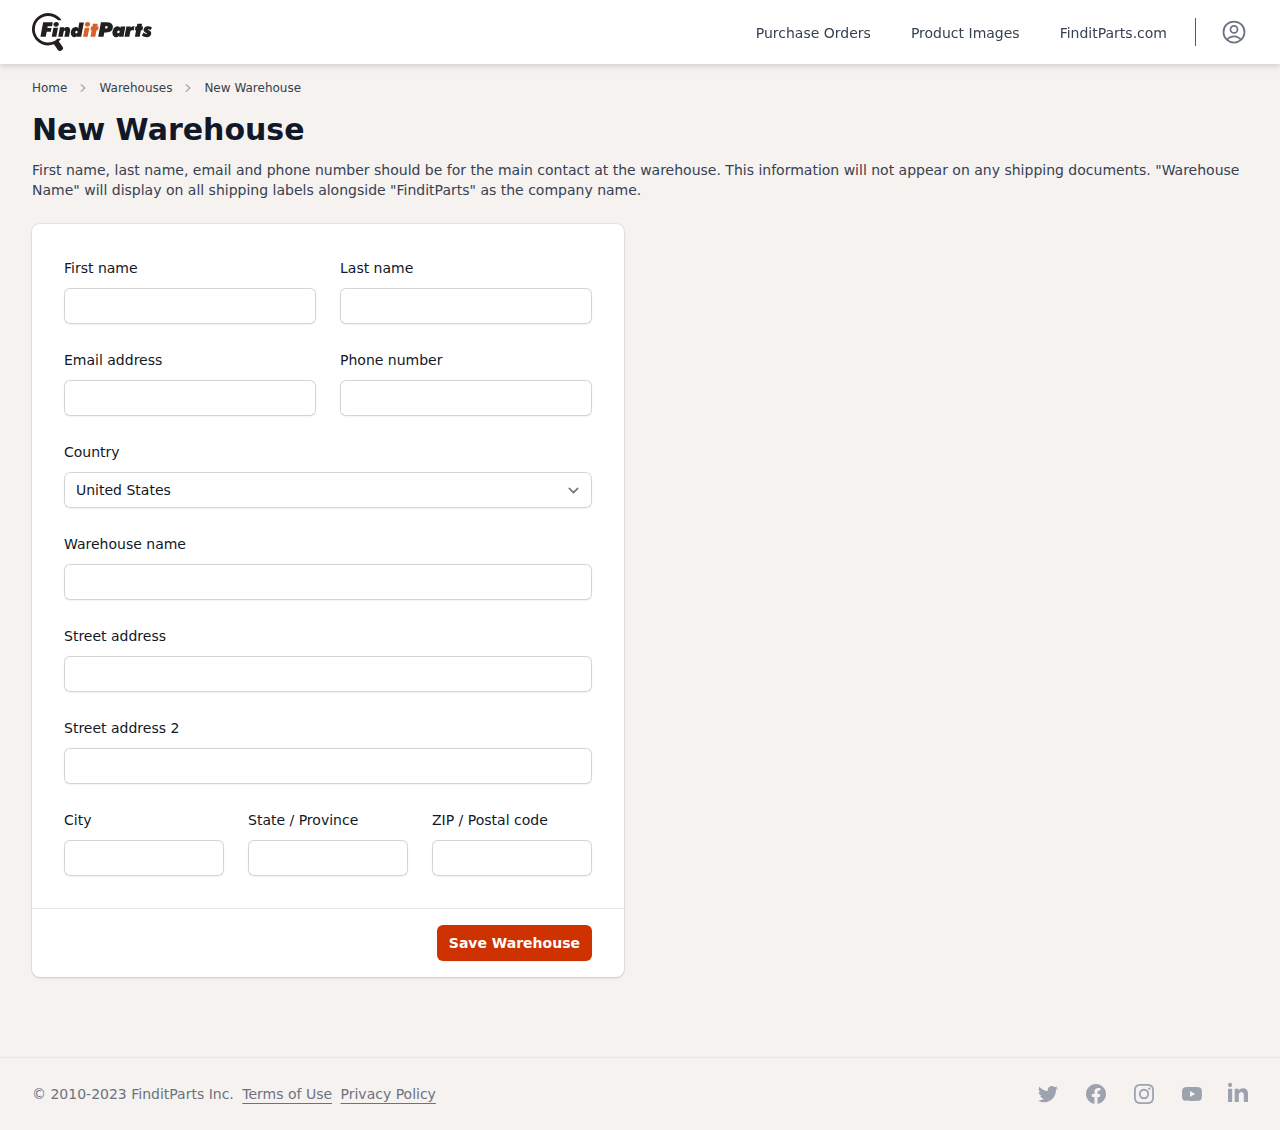
<file: ship_points_new.html>
<!DOCTYPE html>
<html lang="en" class="h-full bg-fipGray">
  <head>
    <meta charset="UTF-8" />
    <meta name="viewport" content="width=device-width, initial-scale=1.0" />
    <title>FinditParts - Supplier Portal</title>
    <link rel="icon" href="favicon.ico" />
    <link rel="stylesheet" href="assets/css/style.css" />
    <link rel="stylesheet" href="https://rsms.me/inter/inter.css" />
  </head>
  <body class="h-full">
    <div class="flex flex-col min-h-full">
      <!-- Navbar -->
      <nav class="bg-white drop-shadow-md">
        <div class="mx-auto max-w-7xl px-4 sm:px-6 lg:px-8">
          <div class="flex h-16 justify-between">
            <div class="flex">
              <div class="flex flex-shrink-0 items-center">
                <a href="index.html">
                  <svg id="Layer_1" data-name="Layer 1" xmlns="http://www.w3.org/2000/svg" height="40" width="120" viewBox="0 0 384 120.9">
                    <defs>
                      <style>
                        .cls-1 {
                          fill: #231f20;
                        }
                        .cls-2 {
                          fill: #d76127;
                        }
                      </style>
                    </defs>
                    <path
                      class="cls-1"
                      d="M100.92,111.33l-6.14-8.66.06-.06-.09-.12a51.85,51.85,0,0,0,7.53-8.27H90.45a42.61,42.61,0,1,1,.31-60.56q.85.86,1.65,1.74l0-.09h11.22A51.58,51.58,0,1,0,79.05,112c.26.35.51.67.71,1l12.17,17a7.57,7.57,0,0,0,10.51,1.8l2.55-1.81a7.57,7.57,0,0,0,1.8-10.51l-5.87-8.08Z"
                      transform="translate(-9.04 -12.2)"
                    />
                    <polygon class="cls-1" points="27.04 75.96 35.61 29.47 66.45 29.47 64.1 42.08 50.31 42.08 49.27 47.66 62.41 47.66 60.13 59.89 47.01 59.89 44.02 75.96 27.04 75.96 27.04 75.96" />
                    <path
                      class="cls-1"
                      d="M92.83,88.23l5.74-30.77H112.2l-.89,4.43a21.16,21.16,0,0,1,5.37-4.06,12.1,12.1,0,0,1,5.46-1.35A8.54,8.54,0,0,1,128.56,59,9.22,9.22,0,0,1,131,65.67a26,26,0,0,1-.15,2.65c-.1,1-.25,2-.45,3.16l-3.07,16.75H112.71l2.86-15.47c.1-.54.17-1.05.22-1.55a14.55,14.55,0,0,0,.07-1.46,1.83,1.83,0,0,0-.5-1.35,1.75,1.75,0,0,0-1.31-.52,2.94,2.94,0,0,0-2.58,1.49,15.05,15.05,0,0,0-1.62,5.14l-2.5,13.72Z"
                      transform="translate(-9.04 -12.2)"
                    />
                    <path
                      class="cls-1"
                      d="M150.68,77.25a3.89,3.89,0,0,0,3-1.37,4.84,4.84,0,0,0,1.23-3.36A3.86,3.86,0,0,0,154,69.8a3.14,3.14,0,0,0-2.45-1,3.66,3.66,0,0,0-2.91,1.41,5.37,5.37,0,0,0-1.17,3.53,3.71,3.71,0,0,0,.85,2.59,3,3,0,0,0,2.36.92M175,42.1l-8.57,46.13H152.77l1-3.77a13.49,13.49,0,0,1-4.14,3.72,10,10,0,0,1-4.88,1.22,10.43,10.43,0,0,1-8.23-3.81A14.13,14.13,0,0,1,133.21,76a23.59,23.59,0,0,1,1.16-7.19,21.15,21.15,0,0,1,3.16-6.26A15.64,15.64,0,0,1,142.65,58a12.64,12.64,0,0,1,6.1-1.56,9.25,9.25,0,0,1,4.95,1.32,11.79,11.79,0,0,1,3.83,4.09v-.71c0-.64,0-1.31.09-2s.15-1.47.27-2.27l2.62-14.79Z"
                      transform="translate(-9.04 -12.2)"
                    />
                    <polygon class="cls-2" points="187.15 75.96 190.99 54.94 186.89 54.94 189.12 43.12 193.21 43.12 194.9 33.95 210.36 33.95 208.68 43.12 213.44 43.12 211.22 54.94 206.46 54.94 202.58 75.96 187.15 75.96 187.15 75.96" />
                    <path
                      class="cls-1"
                      d="M242.75,61.77H244a10.38,10.38,0,0,0,5.45-1.13,3.81,3.81,0,0,0,1.76-3.44,2.71,2.71,0,0,0-1.47-2.56,10.13,10.13,0,0,0-4.69-.81h-.8l-1.49,7.94ZM221,88.16l8.57-46.49h17.91q10.29,0,15.42,3.76T268,56.75q0,8.13-5.48,12.64T247.1,73.9h-6.64l-2.6,14.26Z"
                      transform="translate(-9.04 -12.2)"
                    />
                    <path
                      class="cls-1"
                      d="M286.05,67.61A3.84,3.84,0,0,0,283,69.09a5.82,5.82,0,0,0-1.21,3.79,3.94,3.94,0,0,0,.88,2.74,3.22,3.22,0,0,0,2.49.95,4.23,4.23,0,0,0,3.31-1.42,5.24,5.24,0,0,0,1.26-3.63,4,4,0,0,0-1-2.86,3.46,3.46,0,0,0-2.65-1m6.64-12.29h15.09l-6.1,32.84H287.1l1.18-4.42a14.62,14.62,0,0,1-4.5,4.21,11.28,11.28,0,0,1-14.1-2.68q-3.42-4.06-3.41-10.52a23,23,0,0,1,1.19-7.31,22.5,22.5,0,0,1,3.38-6.53A17.51,17.51,0,0,1,276.32,56a13.2,13.2,0,0,1,6.49-1.69,10,10,0,0,1,5.4,1.43,11.67,11.67,0,0,1,3.91,4.35l.57-4.73Z"
                      transform="translate(-9.04 -12.2)"
                    />
                    <path
                      class="cls-1"
                      d="M305,88.16l6.13-32.84h14.16l-1.11,4.48a11.94,11.94,0,0,1,3.91-4.16,9.46,9.46,0,0,1,5.08-1.36,12.34,12.34,0,0,1,1.6.12c.6.09,1.33.21,2.18.38l-2.48,13.4a28.6,28.6,0,0,0-2.92-.82,11.13,11.13,0,0,0-2.35-.29,5.4,5.4,0,0,0-4,1.38c-.89.93-1.55,2.61-2,5.07l-2.67,14.64Z"
                      transform="translate(-9.04 -12.2)"
                    />
                    <polygon class="cls-1" points="329.25 75.96 333.09 54.94 328.99 54.94 331.22 43.12 335.31 43.12 337 33.95 352.46 33.95 350.78 43.12 355.54 43.12 353.32 54.94 348.56 54.94 344.68 75.96 329.25 75.96 329.25 75.96" />
                    <path
                      class="cls-1"
                      d="M360.32,83.87l5.82-9.68a22,22,0,0,0,4.7,3.63A8.69,8.69,0,0,0,375,79.11a2,2,0,0,0,1.26-.38,1.2,1.2,0,0,0,.49-1c0-.61-.75-1.31-2.25-2.09l-.19-.1-2.48-1.3a11.83,11.83,0,0,1-4.32-3.6,8.31,8.31,0,0,1-1.4-4.79A10.36,10.36,0,0,1,370,57.53a15.33,15.33,0,0,1,10.12-3.25,22,22,0,0,1,6.41,1,28.9,28.9,0,0,1,6.51,3l-5.24,8.83a16.85,16.85,0,0,0-3.17-2.4,5.94,5.94,0,0,0-2.83-.84,2,2,0,0,0-1.3.42,1.25,1.25,0,0,0-.51,1c0,.51.63,1,1.87,1.62l.83.38,2,.92a10.45,10.45,0,0,1,4.45,3.48,9.2,9.2,0,0,1,1.43,5.26,11.28,11.28,0,0,1-4.07,9q-4.06,3.42-10.77,3.43a21.9,21.9,0,0,1-7.4-1.38,36.79,36.79,0,0,1-8-4.15"
                      transform="translate(-9.04 -12.2)"
                    />
                    <polygon class="cls-1" points="63.11 75.96 68.52 46.95 83.21 46.95 77.77 75.96 63.11 75.96 63.11 75.96" />
                    <path class="cls-1" d="M85.69,55.81a8,8,0,0,1-5.64-2.09,6.71,6.71,0,0,1-2.27-5.14,7.4,7.4,0,0,1,2.69-5.68,9.28,9.28,0,0,1,6.43-2.41,8.07,8.07,0,0,1,5.65,2,6.67,6.67,0,0,1,2.25,5.15,7.43,7.43,0,0,1-2.68,5.71,9.31,9.31,0,0,1-6.43,2.41" transform="translate(-9.04 -12.2)" />
                    <polygon class="cls-2" points="163.42 75.96 168.83 46.95 183.52 46.95 178.07 75.96 163.42 75.96 163.42 75.96" />
                    <path class="cls-2" d="M186,55.81a8,8,0,0,1-5.64-2.09,6.71,6.71,0,0,1-2.27-5.14,7.4,7.4,0,0,1,2.69-5.68,9.28,9.28,0,0,1,6.43-2.41,8.07,8.07,0,0,1,5.65,2,6.67,6.67,0,0,1,2.25,5.15,7.43,7.43,0,0,1-2.68,5.71A9.31,9.31,0,0,1,186,55.81" transform="translate(-9.04 -12.2)" />
                  </svg>
                </a>
              </div>
            </div>
            <div class="sm:ml-6 flex items-center">
              <div class="hidden sm:-my-px sm:ml-6 lg:flex sm:space-x-8 h-16">
                <a href="purchase_orders.html" class="border-transparent text-gray-700 hover:border-gray-300 hover:text-gray-700 inline-flex items-center border-b-2 px-1 pt-1 text-sm font-medium" aria-current="page">Purchase Orders</a>
                <a href="products.html" class="border-transparent text-gray-700 hover:border-gray-300 hover:text-gray-700 inline-flex items-center border-b-2 px-1 pt-1 text-sm font-medium">Product Images</a>
                <a href="https://www.finditparts.com" target="_blank" class="border-transparent text-gray-700 hover:border-gray-300 hover:text-gray-700 inline-flex items-center border-b-2 px-1 pt-1 text-sm font-medium">FinditParts.com</a>
              </div>
              <!-- Profile (hidden sm-md) -->
              <div class="hidden lg:flex relative ml-6">
                <div class="border-l border-fipOrange pl-6">
                  <button type="button" class="relative flex rounded-full bg-white text-sm focus:outline-none focus:ring-2 focus:ring-fipOrange focus:ring-offset-2" onclick="toggleSlideover()">
                    <span class="absolute -inset-1.5"></span>
                    <span class="sr-only">Open profile menu</span>
                    <svg xmlns="http://www.w3.org/2000/svg" fill="none" viewBox="0 0 24 24" stroke-width="1.5" stroke="currentColor" class="w-7 h-7 text-gray-500">
                      <path stroke-linecap="round" stroke-linejoin="round" d="M17.982 18.725A7.488 7.488 0 0012 15.75a7.488 7.488 0 00-5.982 2.975m11.963 0a9 9 0 10-11.963 0m11.963 0A8.966 8.966 0 0112 21a8.966 8.966 0 01-5.982-2.275M15 9.75a3 3 0 11-6 0 3 3 0 016 0z" />
                    </svg>
                  </button>
                </div>
              </div>
              <!-- Menu (sm-md only) -->
              <div class="lg:hidden relative ml-6">
                <div class="pl-6">
                  <button type="button" class="relative flex rounded-full bg-white text-sm focus:outline-none focus:ring-2 focus:ring-fipOrange focus:ring-offset-2" onclick="toggleSlideover()">
                    <span class="absolute -inset-1.5"></span>
                    <span class="sr-only">Open navbar menu</span>
                    <svg xmlns="http://www.w3.org/2000/svg" fill="none" viewBox="0 0 24 24" stroke-width="1.5" stroke="currentColor" class="w-7 h-7">
                      <path stroke-linecap="round" stroke-linejoin="round" d="M3.75 6.75h16.5M3.75 12h16.5m-16.5 5.25h16.5" />
                    </svg>
                  </button>
                </div>
              </div>
            </div>
          </div>
        </div>
      </nav>
      <!-- Slideover -->
      <div id="slideover-container" class="relative z-10 invisible" aria-labelledby="slide-over-title" role="dialog" aria-modal="true">
        <div id="slideover-bg" class="fixed inset-0 bg-gray-500 opacity-0 duration-300 ease-out transition-all"></div>
        <div id="slideover" class="fixed inset-0 overflow-hidden duration-300 ease-out transition-all translate-x-full">
          <div class="absolute inset-0 overflow-hidden">
            <div class="pointer-events-none fixed inset-y-0 right-0 flex max-w-full pl-10">
              <div class="pointer-events-auto w-screen max-w-sm">
                <div class="flex h-full flex-col bg-white shadow-xl">
                  <div class="bg-fipOrange px-4 py-6 sm:px-6">
                    <div class="flex items-center justify-between">
                      <h2 class="text-base font-semibold leading-6 text-fipGray" id="slide-over-title">Profile for:</h2>
                      <div class="ml-3 flex h-7 items-center">
                        <button type="button" onclick="toggleSlideover()" class="relative rounded-md bg-fipOrange text-white hover:text-white focus:outline-none focus:ring-2 focus:ring-white">
                          <span class="absolute -inset-2.5"></span>
                          <span class="sr-only">Close panel</span>
                          <svg class="h-6 w-6" fill="none" viewBox="0 0 24 24" stroke-width="1.5" stroke="currentColor" aria-hidden="true">
                            <path stroke-linecap="round" stroke-linejoin="round" d="M6 18L18 6M6 6l12 12" />
                          </svg>
                        </button>
                      </div>
                    </div>
                    <div class="mt-1">
                      <p class="text-sm text-white">matt.raney@finditparts.com</p>
                    </div>
                  </div>
                  <div class="relative flex-1 px-0 py-0 bg-fipGray">
                    <ul role="list" class="bg-white">
                      <li class="px-6 py-4 border-b lg:hidden">
                        <a href="purchase_orders.html" class="text-gray-700 hover:text-fipOrange inline-flex items-center text-sm font-medium">Purchase orders</a>
                      </li>
                      <li class="px-6 py-4 border-b lg:hidden">
                        <a href="products.html" class="text-gray-700 hover:text-fipOrange inline-flex items-center text-sm font-medium">Product images</a>
                      </li>
                      <li class="px-6 py-4 border-b">
                        <a href="ship_points.html" class="text-gray-700 hover:text-fipOrange inline-flex items-center text-sm font-medium">Warehouses</a>
                      </li>
                      <li class="px-6 py-4 border-b">
                        <a href="#" class="text-gray-700 hover:text-fipOrange inline-flex items-center text-sm font-medium">Sign out</a>
                      </li>
                    </ul>
                  </div>
                </div>
              </div>
            </div>
          </div>
        </div>
      </div>
      <!-- Main Content -->
      <div class="grow pt-4 pb-20">
        <main>
          <div class="mx-auto mb-4 max-w-7xl sm:px-6 lg:px-8">
            <nav class="flex" aria-label="Breadcrumb">
              <ol role="list" class="flex items-center space-x-2">
                <li>
                  <div class="flex items-center">
                    <a href="index.html" class="text-xs text-gray-700 hover:underline hover:underline-offset-4">Home</a>
                  </div>
                </li>
                <li>
                  <div class="flex items-center">
                    <svg class="h-4 w-4 flex-shrink-0 text-gray-400" viewBox="0 0 20 20" fill="currentColor" aria-hidden="true">
                      <path fill-rule="evenodd" d="M7.21 14.77a.75.75 0 01.02-1.06L11.168 10 7.23 6.29a.75.75 0 111.04-1.08l4.5 4.25a.75.75 0 010 1.08l-4.5 4.25a.75.75 0 01-1.06-.02z" clip-rule="evenodd" />
                    </svg>
                    <div class="flex items-center">
                      <a href="ship_points.html" class="ml-2 text-xs text-gray-700 hover:underline hover:underline-offset-4">Warehouses</a>
                    </div>
                  </div>
                </li>
                <li>
                  <div class="flex items-center">
                    <svg class="h-4 w-4 flex-shrink-0 text-gray-400" viewBox="0 0 20 20" fill="currentColor" aria-hidden="true">
                      <path fill-rule="evenodd" d="M7.21 14.77a.75.75 0 01.02-1.06L11.168 10 7.23 6.29a.75.75 0 111.04-1.08l4.5 4.25a.75.75 0 010 1.08l-4.5 4.25a.75.75 0 01-1.06-.02z" clip-rule="evenodd" />
                    </svg>
                    <span class="ml-2 text-xs text-gray-700" aria-current="page">New Warehouse</span>
                  </div>
                </li>
              </ol>
            </nav>
          </div>
          <div class="mx-auto max-w-7xl">
            <div class="px-4 sm:px-6 lg:px-8">
              <div class="sm:flex sm:items-center">
                <div class="sm:flex-auto">
                  <h1 class="text-3xl font-bold text-gray-900">New Warehouse</h1>
                  <p class="mt-3 text-sm text-gray-700">
                    First name, last name, email and phone number should be for the main contact at the warehouse. This information will not appear on any shipping documents. "Warehouse Name" will display on all shipping labels alongside "FinditParts" as the company name.
                  </p>
                </div>
              </div>
            </div>
          </div>
          <div class="mx-auto max-w-7xl">
            <div class="px-4 sm:px-6 lg:px-8">
              <div class="grid grid-cols-1 gap-x-8 gap-y-8 pt-6 md:grid-cols-2">
                <form class="bg-white shadow ring-1 ring-black ring-opacity-5 sm:rounded-lg md:col-span-1">
                  <div class="px-4 py-6 sm:p-8">
                    <div class="grid max-w-2xl grid-cols-1 gap-x-6 gap-y-6 sm:grid-cols-6">
                      <div class="sm:col-span-3">
                        <label for="first-name" class="block text-sm font-medium leading-6 text-gray-900">First name</label>
                        <div class="mt-2">
                          <input
                            type="text"
                            name="first-name"
                            id="first-name"
                            autocomplete="given-name"
                            class="block w-full rounded-md border-0 py-1.5 text-gray-900 shadow-sm ring-1 ring-inset ring-gray-300 placeholder:text-gray-400 focus:ring-2 focus:ring-inset focus:ring-fipOrange sm:text-sm sm:leading-6"
                          />
                        </div>
                      </div>
                      <div class="sm:col-span-3">
                        <label for="last-name" class="block text-sm font-medium leading-6 text-gray-900">Last name</label>
                        <div class="mt-2">
                          <input
                            type="text"
                            name="last-name"
                            id="last-name"
                            autocomplete="family-name"
                            class="block w-full rounded-md border-0 py-1.5 text-gray-900 shadow-sm ring-1 ring-inset ring-gray-300 placeholder:text-gray-400 focus:ring-2 focus:ring-inset focus:ring-fipOrange sm:text-sm sm:leading-6"
                          />
                        </div>
                      </div>
                      <div class="sm:col-span-3">
                        <label for="email" class="block text-sm font-medium leading-6 text-gray-900">Email address</label>
                        <div class="mt-2">
                          <input id="email" name="email" type="email" autocomplete="email" class="block w-full rounded-md border-0 py-1.5 text-gray-900 shadow-sm ring-1 ring-inset ring-gray-300 placeholder:text-gray-400 focus:ring-2 focus:ring-inset focus:ring-fipOrange sm:text-sm sm:leading-6" />
                        </div>
                      </div>
                      <div class="sm:col-span-3">
                        <label for="email" class="block text-sm font-medium leading-6 text-gray-900">Phone number</label>
                        <div class="mt-2">
                          <input id="email" name="email" type="email" autocomplete="email" class="block w-full rounded-md border-0 py-1.5 text-gray-900 shadow-sm ring-1 ring-inset ring-gray-300 placeholder:text-gray-400 focus:ring-2 focus:ring-inset focus:ring-fipOrange sm:text-sm sm:leading-6" />
                        </div>
                      </div>
                      <div class="sm:col-span-6">
                        <label for="country" class="block text-sm font-medium leading-6 text-gray-900">Country</label>
                        <div class="mt-2">
                          <select id="country" name="country" autocomplete="country-name" class="block w-full rounded-md border-0 py-1.5 text-gray-900 shadow-sm ring-1 ring-inset ring-gray-300 focus:ring-2 focus:ring-inset focus:ring-fipOrange sm:text-sm sm:leading-6">
                            <option>United States</option>
                            <option>Canada</option>
                            <option>Mexico</option>
                          </select>
                        </div>
                      </div>
                      <div class="col-span-full">
                        <label for="street-address" class="block text-sm font-medium leading-6 text-gray-900">Warehouse name</label>
                        <div class="mt-2">
                          <input
                            type="text"
                            name="warehouse-name"
                            id="warehouse-name-address"
                            autocomplete="warehouse-name"
                            class="block w-full rounded-md border-0 py-1.5 text-gray-900 shadow-sm ring-1 ring-inset ring-gray-300 placeholder:text-gray-400 focus:ring-2 focus:ring-inset focus:ring-fipOrange sm:text-sm sm:leading-6"
                          />
                        </div>
                      </div>
                      <div class="col-span-full">
                        <label for="street-address" class="block text-sm font-medium leading-6 text-gray-900">Street address</label>
                        <div class="mt-2">
                          <input
                            type="text"
                            name="street-address"
                            id="street-address"
                            autocomplete="street-address"
                            class="block w-full rounded-md border-0 py-1.5 text-gray-900 shadow-sm ring-1 ring-inset ring-gray-300 placeholder:text-gray-400 focus:ring-2 focus:ring-inset focus:ring-fipOrange sm:text-sm sm:leading-6"
                          />
                        </div>
                      </div>
                      <div class="col-span-full">
                        <label for="street-address" class="block text-sm font-medium leading-6 text-gray-900">Street address 2</label>
                        <div class="mt-2">
                          <input
                            type="text"
                            name="street-address-2"
                            id="street-address-2"
                            autocomplete="street-address-2"
                            class="block w-full rounded-md border-0 py-1.5 text-gray-900 shadow-sm ring-1 ring-inset ring-gray-300 placeholder:text-gray-400 focus:ring-2 focus:ring-inset focus:ring-fipOrange sm:text-sm sm:leading-6"
                          />
                        </div>
                      </div>
                      <div class="sm:col-span-2 sm:col-start-1">
                        <label for="city" class="block text-sm font-medium leading-6 text-gray-900">City</label>
                        <div class="mt-2">
                          <input
                            type="text"
                            name="city"
                            id="city"
                            autocomplete="address-level2"
                            class="block w-full rounded-md border-0 py-1.5 text-gray-900 shadow-sm ring-1 ring-inset ring-gray-300 placeholder:text-gray-400 focus:ring-2 focus:ring-inset focus:ring-fipOrange sm:text-sm sm:leading-6"
                          />
                        </div>
                      </div>
                      <div class="sm:col-span-2">
                        <label for="region" class="block text-sm font-medium leading-6 text-gray-900">State / Province</label>
                        <div class="mt-2">
                          <input
                            type="text"
                            name="region"
                            id="region"
                            autocomplete="address-level1"
                            class="block w-full rounded-md border-0 py-1.5 text-gray-900 shadow-sm ring-1 ring-inset ring-gray-300 placeholder:text-gray-400 focus:ring-2 focus:ring-inset focus:ring-fipOrange sm:text-sm sm:leading-6"
                          />
                        </div>
                      </div>
                      <div class="sm:col-span-2">
                        <label for="postal-code" class="block text-sm font-medium leading-6 text-gray-900">ZIP / Postal code</label>
                        <div class="mt-2">
                          <input
                            type="text"
                            name="postal-code"
                            id="postal-code"
                            autocomplete="postal-code"
                            class="block w-full rounded-md border-0 py-1.5 text-gray-900 shadow-sm ring-1 ring-inset ring-gray-300 placeholder:text-gray-400 focus:ring-2 focus:ring-inset focus:ring-fipOrange sm:text-sm sm:leading-6"
                          />
                        </div>
                      </div>
                    </div>
                  </div>
                  <div class="flex items-center justify-end gap-x-6 sm:rounded-b-xl border-t border-gray-900/10 px-4 py-4 sm:px-8">
                    <button type="submit" class="rounded-md bg-fipOrange px-3 py-2 text-sm font-semibold text-white shadow-sm hover:bg-fipOrangeLight focus-visible:outline focus-visible:outline-2 focus-visible:outline-offset-2 focus-visible:outline-fipOrange">Save Warehouse</button>
                  </div>
                </form>
              </div>
            </div>
          </div>
        </main>
      </div>
      <!-- Footer -->
      <footer>
        <div class="mx-auto max-w-7xl px-6 py-6 md:flex md:items-center md:justify-between lg:px-8 border-t">
          <div class="flex justify-center space-x-6 md:order-2">
            <a href="https://twitter.com/i/flow/login?redirect_after_login=%2Ffinditparts" target="_blank" class="text-gray-400 hover:text-fipOrange">
              <span class="sr-only">Twitter</span>
              <svg class="h-6 w-6" fill="currentColor" viewBox="0 0 24 24" aria-hidden="true">
                <path
                  d="M8.29 20.251c7.547 0 11.675-6.253 11.675-11.675 0-.178 0-.355-.012-.53A8.348 8.348 0 0022 5.92a8.19 8.19 0 01-2.357.646 4.118 4.118 0 001.804-2.27 8.224 8.224 0 01-2.605.996 4.107 4.107 0 00-6.993 3.743 11.65 11.65 0 01-8.457-4.287 4.106 4.106 0 001.27 5.477A4.072 4.072 0 012.8 9.713v.052a4.105 4.105 0 003.292 4.022 4.095 4.095 0 01-1.853.07 4.108 4.108 0 003.834 2.85A8.233 8.233 0 012 18.407a11.616 11.616 0 006.29 1.84"
                />
              </svg>
            </a>
            <a href="https://www.facebook.com/FinditParts/" target="_blank" class="text-gray-400 hover:text-fipOrange">
              <span class="sr-only">Facebook</span>
              <svg class="h-6 w-6" fill="currentColor" viewBox="0 0 24 24" aria-hidden="true">
                <path
                  fill-rule="evenodd"
                  d="M22 12c0-5.523-4.477-10-10-10S2 6.477 2 12c0 4.991 3.657 9.128 8.438 9.878v-6.987h-2.54V12h2.54V9.797c0-2.506 1.492-3.89 3.777-3.89 1.094 0 2.238.195 2.238.195v2.46h-1.26c-1.243 0-1.63.771-1.63 1.562V12h2.773l-.443 2.89h-2.33v6.988C18.343 21.128 22 16.991 22 12z"
                  clip-rule="evenodd"
                />
              </svg>
            </a>
            <a href="https://www.instagram.com/finditparts/" target="_blank" class="text-gray-400 hover:text-fipOrange">
              <span class="sr-only">Instagram</span>
              <svg class="h-6 w-6" fill="currentColor" viewBox="0 0 24 24" aria-hidden="true">
                <path
                  fill-rule="evenodd"
                  d="M12.315 2c2.43 0 2.784.013 3.808.06 1.064.049 1.791.218 2.427.465a4.902 4.902 0 011.772 1.153 4.902 4.902 0 011.153 1.772c.247.636.416 1.363.465 2.427.048 1.067.06 1.407.06 4.123v.08c0 2.643-.012 2.987-.06 4.043-.049 1.064-.218 1.791-.465 2.427a4.902 4.902 0 01-1.153 1.772 4.902 4.902 0 01-1.772 1.153c-.636.247-1.363.416-2.427.465-1.067.048-1.407.06-4.123.06h-.08c-2.643 0-2.987-.012-4.043-.06-1.064-.049-1.791-.218-2.427-.465a4.902 4.902 0 01-1.772-1.153 4.902 4.902 0 01-1.153-1.772c-.247-.636-.416-1.363-.465-2.427-.047-1.024-.06-1.379-.06-3.808v-.63c0-2.43.013-2.784.06-3.808.049-1.064.218-1.791.465-2.427a4.902 4.902 0 011.153-1.772A4.902 4.902 0 015.45 2.525c.636-.247 1.363-.416 2.427-.465C8.901 2.013 9.256 2 11.685 2h.63zm-.081 1.802h-.468c-2.456 0-2.784.011-3.807.058-.975.045-1.504.207-1.857.344-.467.182-.8.398-1.15.748-.35.35-.566.683-.748 1.15-.137.353-.3.882-.344 1.857-.047 1.023-.058 1.351-.058 3.807v.468c0 2.456.011 2.784.058 3.807.045.975.207 1.504.344 1.857.182.466.399.8.748 1.15.35.35.683.566 1.15.748.353.137.882.3 1.857.344 1.054.048 1.37.058 4.041.058h.08c2.597 0 2.917-.01 3.96-.058.976-.045 1.505-.207 1.858-.344.466-.182.8-.398 1.15-.748.35-.35.566-.683.748-1.15.137-.353.3-.882.344-1.857.048-1.055.058-1.37.058-4.041v-.08c0-2.597-.01-2.917-.058-3.96-.045-.976-.207-1.505-.344-1.858a3.097 3.097 0 00-.748-1.15 3.098 3.098 0 00-1.15-.748c-.353-.137-.882-.3-1.857-.344-1.023-.047-1.351-.058-3.807-.058zM12 6.865a5.135 5.135 0 110 10.27 5.135 5.135 0 010-10.27zm0 1.802a3.333 3.333 0 100 6.666 3.333 3.333 0 000-6.666zm5.338-3.205a1.2 1.2 0 110 2.4 1.2 1.2 0 010-2.4z"
                  clip-rule="evenodd"
                />
              </svg>
            </a>
            <a href="https://www.youtube.com/user/finditparts" target="_blank" class="text-gray-400 hover:text-fipOrange">
              <span class="sr-only">YouTube</span>
              <svg class="h-6 w-6" fill="currentColor" viewBox="0 0 24 24" aria-hidden="true">
                <path
                  fill-rule="evenodd"
                  d="M19.812 5.418c.861.23 1.538.907 1.768 1.768C21.998 8.746 22 12 22 12s0 3.255-.418 4.814a2.504 2.504 0 0 1-1.768 1.768c-1.56.419-7.814.419-7.814.419s-6.255 0-7.814-.419a2.505 2.505 0 0 1-1.768-1.768C2 15.255 2 12 2 12s0-3.255.417-4.814a2.507 2.507 0 0 1 1.768-1.768C5.744 5 11.998 5 11.998 5s6.255 0 7.814.418ZM15.194 12 10 15V9l5.194 3Z"
                  clip-rule="evenodd"
                />
              </svg>
            </a>
            <a href="https://www.linkedin.com/company/finditparts" target="_blank" class="text-gray-400 hover:text-fipOrange">
              <span class="sr-only">LinkedIn</span>
              <svg class="h-5 w-5" fill="currentColor" viewBox="0 0 24 24" aria-hidden="true">
                <path
                  fill-rule="evenodd"
                  d="M4.98 3.5c0 1.381-1.11 2.5-2.48 2.5s-2.48-1.119-2.48-2.5c0-1.38 1.11-2.5 2.48-2.5s2.48 1.12 2.48 2.5zm.02 4.5h-5v16h5v-16zm7.982 0h-4.968v16h4.969v-8.399c0-4.67 6.029-5.052 6.029 0v8.399h4.988v-10.131c0-7.88-8.922-7.593-11.018-3.714v-2.155z"
                  clip-rule="evenodd"
                />
              </svg>
            </a>
          </div>
          <div class="mt-8 md:order-1 md:mt-0">
            <p class="text-center text-sm leading-5 text-gray-500">
              &copy; 2010-2023 FinditParts Inc.
              <a href="https://www.finditparts.com/terms-of-use" target="_blank" class="ml-1 underline underline-offset-4">Terms of Use</a>
              <a href="https://www.finditparts.com/privacy" target="_blank" class="ml-1 underline underline-offset-4">Privacy Policy</a>
            </p>
          </div>
        </div>
      </footer>
    </div>
    <!-- JS -->
    <script type="application/javascript" src="assets/js/scripts.js"></script>
  </body>
</html>
</file>
<file: assets/css/style.css>
.opacity-75 {
  opacity: 75%;
}

/*
! tailwindcss v3.3.3 | MIT License | https://tailwindcss.com
*/

/*
1. Prevent padding and border from affecting element width. (https://github.com/mozdevs/cssremedy/issues/4)
2. Allow adding a border to an element by just adding a border-width. (https://github.com/tailwindcss/tailwindcss/pull/116)
*/

*,
::before,
::after {
  box-sizing: border-box;
  /* 1 */
  border-width: 0;
  /* 2 */
  border-style: solid;
  /* 2 */
  border-color: #e5e7eb;
  /* 2 */
}

::before,
::after {
  --tw-content: '';
}

/*
1. Use a consistent sensible line-height in all browsers.
2. Prevent adjustments of font size after orientation changes in iOS.
3. Use a more readable tab size.
4. Use the user's configured `sans` font-family by default.
5. Use the user's configured `sans` font-feature-settings by default.
6. Use the user's configured `sans` font-variation-settings by default.
*/

html {
  line-height: 1.5;
  /* 1 */
  -webkit-text-size-adjust: 100%;
  /* 2 */
  -moz-tab-size: 4;
  /* 3 */
  -o-tab-size: 4;
     tab-size: 4;
  /* 3 */
  font-family: ui-sans-serif, system-ui, -apple-system, BlinkMacSystemFont, "Segoe UI", Roboto, "Helvetica Neue", Arial, "Noto Sans", sans-serif, "Apple Color Emoji", "Segoe UI Emoji", "Segoe UI Symbol", "Noto Color Emoji";
  /* 4 */
  font-feature-settings: normal;
  /* 5 */
  font-variation-settings: normal;
  /* 6 */
}

/*
1. Remove the margin in all browsers.
2. Inherit line-height from `html` so users can set them as a class directly on the `html` element.
*/

body {
  margin: 0;
  /* 1 */
  line-height: inherit;
  /* 2 */
}

/*
1. Add the correct height in Firefox.
2. Correct the inheritance of border color in Firefox. (https://bugzilla.mozilla.org/show_bug.cgi?id=190655)
3. Ensure horizontal rules are visible by default.
*/

hr {
  height: 0;
  /* 1 */
  color: inherit;
  /* 2 */
  border-top-width: 1px;
  /* 3 */
}

/*
Add the correct text decoration in Chrome, Edge, and Safari.
*/

abbr:where([title]) {
  -webkit-text-decoration: underline dotted;
          text-decoration: underline dotted;
}

/*
Remove the default font size and weight for headings.
*/

h1,
h2,
h3,
h4,
h5,
h6 {
  font-size: inherit;
  font-weight: inherit;
}

/*
Reset links to optimize for opt-in styling instead of opt-out.
*/

a {
  color: inherit;
  text-decoration: inherit;
}

/*
Add the correct font weight in Edge and Safari.
*/

b,
strong {
  font-weight: bolder;
}

/*
1. Use the user's configured `mono` font family by default.
2. Correct the odd `em` font sizing in all browsers.
*/

code,
kbd,
samp,
pre {
  font-family: ui-monospace, SFMono-Regular, Menlo, Monaco, Consolas, "Liberation Mono", "Courier New", monospace;
  /* 1 */
  font-size: 1em;
  /* 2 */
}

/*
Add the correct font size in all browsers.
*/

small {
  font-size: 80%;
}

/*
Prevent `sub` and `sup` elements from affecting the line height in all browsers.
*/

sub,
sup {
  font-size: 75%;
  line-height: 0;
  position: relative;
  vertical-align: baseline;
}

sub {
  bottom: -0.25em;
}

sup {
  top: -0.5em;
}

/*
1. Remove text indentation from table contents in Chrome and Safari. (https://bugs.chromium.org/p/chromium/issues/detail?id=999088, https://bugs.webkit.org/show_bug.cgi?id=201297)
2. Correct table border color inheritance in all Chrome and Safari. (https://bugs.chromium.org/p/chromium/issues/detail?id=935729, https://bugs.webkit.org/show_bug.cgi?id=195016)
3. Remove gaps between table borders by default.
*/

table {
  text-indent: 0;
  /* 1 */
  border-color: inherit;
  /* 2 */
  border-collapse: collapse;
  /* 3 */
}

/*
1. Change the font styles in all browsers.
2. Remove the margin in Firefox and Safari.
3. Remove default padding in all browsers.
*/

button,
input,
optgroup,
select,
textarea {
  font-family: inherit;
  /* 1 */
  font-feature-settings: inherit;
  /* 1 */
  font-variation-settings: inherit;
  /* 1 */
  font-size: 100%;
  /* 1 */
  font-weight: inherit;
  /* 1 */
  line-height: inherit;
  /* 1 */
  color: inherit;
  /* 1 */
  margin: 0;
  /* 2 */
  padding: 0;
  /* 3 */
}

/*
Remove the inheritance of text transform in Edge and Firefox.
*/

button,
select {
  text-transform: none;
}

/*
1. Correct the inability to style clickable types in iOS and Safari.
2. Remove default button styles.
*/

button,
[type='button'],
[type='reset'],
[type='submit'] {
  -webkit-appearance: button;
  /* 1 */
  background-color: transparent;
  /* 2 */
  background-image: none;
  /* 2 */
}

/*
Use the modern Firefox focus style for all focusable elements.
*/

:-moz-focusring {
  outline: auto;
}

/*
Remove the additional `:invalid` styles in Firefox. (https://github.com/mozilla/gecko-dev/blob/2f9eacd9d3d995c937b4251a5557d95d494c9be1/layout/style/res/forms.css#L728-L737)
*/

:-moz-ui-invalid {
  box-shadow: none;
}

/*
Add the correct vertical alignment in Chrome and Firefox.
*/

progress {
  vertical-align: baseline;
}

/*
Correct the cursor style of increment and decrement buttons in Safari.
*/

::-webkit-inner-spin-button,
::-webkit-outer-spin-button {
  height: auto;
}

/*
1. Correct the odd appearance in Chrome and Safari.
2. Correct the outline style in Safari.
*/

[type='search'] {
  -webkit-appearance: textfield;
  /* 1 */
  outline-offset: -2px;
  /* 2 */
}

/*
Remove the inner padding in Chrome and Safari on macOS.
*/

::-webkit-search-decoration {
  -webkit-appearance: none;
}

/*
1. Correct the inability to style clickable types in iOS and Safari.
2. Change font properties to `inherit` in Safari.
*/

::-webkit-file-upload-button {
  -webkit-appearance: button;
  /* 1 */
  font: inherit;
  /* 2 */
}

/*
Add the correct display in Chrome and Safari.
*/

summary {
  display: list-item;
}

/*
Removes the default spacing and border for appropriate elements.
*/

blockquote,
dl,
dd,
h1,
h2,
h3,
h4,
h5,
h6,
hr,
figure,
p,
pre {
  margin: 0;
}

fieldset {
  margin: 0;
  padding: 0;
}

legend {
  padding: 0;
}

ol,
ul,
menu {
  list-style: none;
  margin: 0;
  padding: 0;
}

/*
Reset default styling for dialogs.
*/

dialog {
  padding: 0;
}

/*
Prevent resizing textareas horizontally by default.
*/

textarea {
  resize: vertical;
}

/*
1. Reset the default placeholder opacity in Firefox. (https://github.com/tailwindlabs/tailwindcss/issues/3300)
2. Set the default placeholder color to the user's configured gray 400 color.
*/

input::-moz-placeholder, textarea::-moz-placeholder {
  opacity: 1;
  /* 1 */
  color: #9ca3af;
  /* 2 */
}

input::placeholder,
textarea::placeholder {
  opacity: 1;
  /* 1 */
  color: #9ca3af;
  /* 2 */
}

/*
Set the default cursor for buttons.
*/

button,
[role="button"] {
  cursor: pointer;
}

/*
Make sure disabled buttons don't get the pointer cursor.
*/

:disabled {
  cursor: default;
}

/*
1. Make replaced elements `display: block` by default. (https://github.com/mozdevs/cssremedy/issues/14)
2. Add `vertical-align: middle` to align replaced elements more sensibly by default. (https://github.com/jensimmons/cssremedy/issues/14#issuecomment-634934210)
   This can trigger a poorly considered lint error in some tools but is included by design.
*/

img,
svg,
video,
canvas,
audio,
iframe,
embed,
object {
  display: block;
  /* 1 */
  vertical-align: middle;
  /* 2 */
}

/*
Constrain images and videos to the parent width and preserve their intrinsic aspect ratio. (https://github.com/mozdevs/cssremedy/issues/14)
*/

img,
video {
  max-width: 100%;
  height: auto;
}

/* Make elements with the HTML hidden attribute stay hidden by default */

[hidden] {
  display: none;
}

[type='text'],input:where(:not([type])),[type='email'],[type='url'],[type='password'],[type='number'],[type='date'],[type='datetime-local'],[type='month'],[type='search'],[type='tel'],[type='time'],[type='week'],[multiple],textarea,select {
  -webkit-appearance: none;
     -moz-appearance: none;
          appearance: none;
  background-color: #fff;
  border-color: #6b7280;
  border-width: 1px;
  border-radius: 0px;
  padding-top: 0.5rem;
  padding-right: 0.75rem;
  padding-bottom: 0.5rem;
  padding-left: 0.75rem;
  font-size: 1rem;
  line-height: 1.5rem;
  --tw-shadow: 0 0 #0000;
}

[type='text']:focus, input:where(:not([type])):focus, [type='email']:focus, [type='url']:focus, [type='password']:focus, [type='number']:focus, [type='date']:focus, [type='datetime-local']:focus, [type='month']:focus, [type='search']:focus, [type='tel']:focus, [type='time']:focus, [type='week']:focus, [multiple]:focus, textarea:focus, select:focus {
  outline: 2px solid transparent;
  outline-offset: 2px;
  --tw-ring-inset: var(--tw-empty,/*!*/ /*!*/);
  --tw-ring-offset-width: 0px;
  --tw-ring-offset-color: #fff;
  --tw-ring-color: #2563eb;
  --tw-ring-offset-shadow: var(--tw-ring-inset) 0 0 0 var(--tw-ring-offset-width) var(--tw-ring-offset-color);
  --tw-ring-shadow: var(--tw-ring-inset) 0 0 0 calc(1px + var(--tw-ring-offset-width)) var(--tw-ring-color);
  box-shadow: var(--tw-ring-offset-shadow), var(--tw-ring-shadow), var(--tw-shadow);
  border-color: #2563eb;
}

input::-moz-placeholder, textarea::-moz-placeholder {
  color: #6b7280;
  opacity: 1;
}

input::placeholder,textarea::placeholder {
  color: #6b7280;
  opacity: 1;
}

::-webkit-datetime-edit-fields-wrapper {
  padding: 0;
}

::-webkit-date-and-time-value {
  min-height: 1.5em;
  text-align: inherit;
}

::-webkit-datetime-edit {
  display: inline-flex;
}

::-webkit-datetime-edit,::-webkit-datetime-edit-year-field,::-webkit-datetime-edit-month-field,::-webkit-datetime-edit-day-field,::-webkit-datetime-edit-hour-field,::-webkit-datetime-edit-minute-field,::-webkit-datetime-edit-second-field,::-webkit-datetime-edit-millisecond-field,::-webkit-datetime-edit-meridiem-field {
  padding-top: 0;
  padding-bottom: 0;
}

select {
  background-image: url("data:image/svg+xml,%3csvg xmlns='http://www.w3.org/2000/svg' fill='none' viewBox='0 0 20 20'%3e%3cpath stroke='%236b7280' stroke-linecap='round' stroke-linejoin='round' stroke-width='1.5' d='M6 8l4 4 4-4'/%3e%3c/svg%3e");
  background-position: right 0.5rem center;
  background-repeat: no-repeat;
  background-size: 1.5em 1.5em;
  padding-right: 2.5rem;
  -webkit-print-color-adjust: exact;
          print-color-adjust: exact;
}

[multiple],[size]:where(select:not([size="1"])) {
  background-image: initial;
  background-position: initial;
  background-repeat: unset;
  background-size: initial;
  padding-right: 0.75rem;
  -webkit-print-color-adjust: unset;
          print-color-adjust: unset;
}

[type='checkbox'],[type='radio'] {
  -webkit-appearance: none;
     -moz-appearance: none;
          appearance: none;
  padding: 0;
  -webkit-print-color-adjust: exact;
          print-color-adjust: exact;
  display: inline-block;
  vertical-align: middle;
  background-origin: border-box;
  -webkit-user-select: none;
     -moz-user-select: none;
          user-select: none;
  flex-shrink: 0;
  height: 1rem;
  width: 1rem;
  color: #2563eb;
  background-color: #fff;
  border-color: #6b7280;
  border-width: 1px;
  --tw-shadow: 0 0 #0000;
}

[type='checkbox'] {
  border-radius: 0px;
}

[type='radio'] {
  border-radius: 100%;
}

[type='checkbox']:focus,[type='radio']:focus {
  outline: 2px solid transparent;
  outline-offset: 2px;
  --tw-ring-inset: var(--tw-empty,/*!*/ /*!*/);
  --tw-ring-offset-width: 2px;
  --tw-ring-offset-color: #fff;
  --tw-ring-color: #2563eb;
  --tw-ring-offset-shadow: var(--tw-ring-inset) 0 0 0 var(--tw-ring-offset-width) var(--tw-ring-offset-color);
  --tw-ring-shadow: var(--tw-ring-inset) 0 0 0 calc(2px + var(--tw-ring-offset-width)) var(--tw-ring-color);
  box-shadow: var(--tw-ring-offset-shadow), var(--tw-ring-shadow), var(--tw-shadow);
}

[type='checkbox']:checked,[type='radio']:checked {
  border-color: transparent;
  background-color: currentColor;
  background-size: 100% 100%;
  background-position: center;
  background-repeat: no-repeat;
}

[type='checkbox']:checked {
  background-image: url("data:image/svg+xml,%3csvg viewBox='0 0 16 16' fill='white' xmlns='http://www.w3.org/2000/svg'%3e%3cpath d='M12.207 4.793a1 1 0 010 1.414l-5 5a1 1 0 01-1.414 0l-2-2a1 1 0 011.414-1.414L6.5 9.086l4.293-4.293a1 1 0 011.414 0z'/%3e%3c/svg%3e");
}

[type='radio']:checked {
  background-image: url("data:image/svg+xml,%3csvg viewBox='0 0 16 16' fill='white' xmlns='http://www.w3.org/2000/svg'%3e%3ccircle cx='8' cy='8' r='3'/%3e%3c/svg%3e");
}

[type='checkbox']:checked:hover,[type='checkbox']:checked:focus,[type='radio']:checked:hover,[type='radio']:checked:focus {
  border-color: transparent;
  background-color: currentColor;
}

[type='checkbox']:indeterminate {
  background-image: url("data:image/svg+xml,%3csvg xmlns='http://www.w3.org/2000/svg' fill='none' viewBox='0 0 16 16'%3e%3cpath stroke='white' stroke-linecap='round' stroke-linejoin='round' stroke-width='2' d='M4 8h8'/%3e%3c/svg%3e");
  border-color: transparent;
  background-color: currentColor;
  background-size: 100% 100%;
  background-position: center;
  background-repeat: no-repeat;
}

[type='checkbox']:indeterminate:hover,[type='checkbox']:indeterminate:focus {
  border-color: transparent;
  background-color: currentColor;
}

[type='file'] {
  background: unset;
  border-color: inherit;
  border-width: 0;
  border-radius: 0;
  padding: 0;
  font-size: unset;
  line-height: inherit;
}

[type='file']:focus {
  outline: 1px solid ButtonText;
  outline: 1px auto -webkit-focus-ring-color;
}

*, ::before, ::after {
  --tw-border-spacing-x: 0;
  --tw-border-spacing-y: 0;
  --tw-translate-x: 0;
  --tw-translate-y: 0;
  --tw-rotate: 0;
  --tw-skew-x: 0;
  --tw-skew-y: 0;
  --tw-scale-x: 1;
  --tw-scale-y: 1;
  --tw-pan-x:  ;
  --tw-pan-y:  ;
  --tw-pinch-zoom:  ;
  --tw-scroll-snap-strictness: proximity;
  --tw-gradient-from-position:  ;
  --tw-gradient-via-position:  ;
  --tw-gradient-to-position:  ;
  --tw-ordinal:  ;
  --tw-slashed-zero:  ;
  --tw-numeric-figure:  ;
  --tw-numeric-spacing:  ;
  --tw-numeric-fraction:  ;
  --tw-ring-inset:  ;
  --tw-ring-offset-width: 0px;
  --tw-ring-offset-color: #fff;
  --tw-ring-color: rgb(59 130 246 / 0.5);
  --tw-ring-offset-shadow: 0 0 #0000;
  --tw-ring-shadow: 0 0 #0000;
  --tw-shadow: 0 0 #0000;
  --tw-shadow-colored: 0 0 #0000;
  --tw-blur:  ;
  --tw-brightness:  ;
  --tw-contrast:  ;
  --tw-grayscale:  ;
  --tw-hue-rotate:  ;
  --tw-invert:  ;
  --tw-saturate:  ;
  --tw-sepia:  ;
  --tw-drop-shadow:  ;
  --tw-backdrop-blur:  ;
  --tw-backdrop-brightness:  ;
  --tw-backdrop-contrast:  ;
  --tw-backdrop-grayscale:  ;
  --tw-backdrop-hue-rotate:  ;
  --tw-backdrop-invert:  ;
  --tw-backdrop-opacity:  ;
  --tw-backdrop-saturate:  ;
  --tw-backdrop-sepia:  ;
}

::backdrop {
  --tw-border-spacing-x: 0;
  --tw-border-spacing-y: 0;
  --tw-translate-x: 0;
  --tw-translate-y: 0;
  --tw-rotate: 0;
  --tw-skew-x: 0;
  --tw-skew-y: 0;
  --tw-scale-x: 1;
  --tw-scale-y: 1;
  --tw-pan-x:  ;
  --tw-pan-y:  ;
  --tw-pinch-zoom:  ;
  --tw-scroll-snap-strictness: proximity;
  --tw-gradient-from-position:  ;
  --tw-gradient-via-position:  ;
  --tw-gradient-to-position:  ;
  --tw-ordinal:  ;
  --tw-slashed-zero:  ;
  --tw-numeric-figure:  ;
  --tw-numeric-spacing:  ;
  --tw-numeric-fraction:  ;
  --tw-ring-inset:  ;
  --tw-ring-offset-width: 0px;
  --tw-ring-offset-color: #fff;
  --tw-ring-color: rgb(59 130 246 / 0.5);
  --tw-ring-offset-shadow: 0 0 #0000;
  --tw-ring-shadow: 0 0 #0000;
  --tw-shadow: 0 0 #0000;
  --tw-shadow-colored: 0 0 #0000;
  --tw-blur:  ;
  --tw-brightness:  ;
  --tw-contrast:  ;
  --tw-grayscale:  ;
  --tw-hue-rotate:  ;
  --tw-invert:  ;
  --tw-saturate:  ;
  --tw-sepia:  ;
  --tw-drop-shadow:  ;
  --tw-backdrop-blur:  ;
  --tw-backdrop-brightness:  ;
  --tw-backdrop-contrast:  ;
  --tw-backdrop-grayscale:  ;
  --tw-backdrop-hue-rotate:  ;
  --tw-backdrop-invert:  ;
  --tw-backdrop-opacity:  ;
  --tw-backdrop-saturate:  ;
  --tw-backdrop-sepia:  ;
}

.sr-only {
  position: absolute;
  width: 1px;
  height: 1px;
  padding: 0;
  margin: -1px;
  overflow: hidden;
  clip: rect(0, 0, 0, 0);
  white-space: nowrap;
  border-width: 0;
}

.pointer-events-none {
  pointer-events: none;
}

.pointer-events-auto {
  pointer-events: auto;
}

.invisible {
  visibility: hidden;
}

.fixed {
  position: fixed;
}

.absolute {
  position: absolute;
}

.relative {
  position: relative;
}

.-inset-1 {
  inset: -0.25rem;
}

.-inset-1\.5 {
  inset: -0.375rem;
}

.-inset-2 {
  inset: -0.5rem;
}

.-inset-2\.5 {
  inset: -0.625rem;
}

.inset-0 {
  inset: 0px;
}

.inset-y-0 {
  top: 0px;
  bottom: 0px;
}

.inset-x-0 {
  left: 0px;
  right: 0px;
}

.right-0 {
  right: 0px;
}

.left-4 {
  left: 1rem;
}

.top-4 {
  top: 1rem;
}

.-bottom-6 {
  bottom: -1.5rem;
}

.bottom-0 {
  bottom: 0px;
}

.bottom-10 {
  bottom: 2.5rem;
}

.left-0 {
  left: 0px;
}

.top-0 {
  top: 0px;
}

.isolate {
  isolation: isolate;
}

.z-10 {
  z-index: 10;
}

.z-20 {
  z-index: 20;
}

.z-30 {
  z-index: 30;
}

.order-first {
  order: -9999;
}

.col-span-full {
  grid-column: 1 / -1;
}

.-m-2 {
  margin: -0.5rem;
}

.-m-2\.5 {
  margin: -0.625rem;
}

.-mx-4 {
  margin-left: -1rem;
  margin-right: -1rem;
}

.-my-2 {
  margin-top: -0.5rem;
  margin-bottom: -0.5rem;
}

.mx-auto {
  margin-left: auto;
  margin-right: auto;
}

.mx-2 {
  margin-left: 0.5rem;
  margin-right: 0.5rem;
}

.-ml-0 {
  margin-left: -0px;
}

.-ml-0\.5 {
  margin-left: -0.125rem;
}

.-ml-px {
  margin-left: -1px;
}

.mb-0 {
  margin-bottom: 0px;
}

.mb-2 {
  margin-bottom: 0.5rem;
}

.mb-4 {
  margin-bottom: 1rem;
}

.mb-5 {
  margin-bottom: 1.25rem;
}

.mb-6 {
  margin-bottom: 1.5rem;
}

.ml-1 {
  margin-left: 0.25rem;
}

.ml-2 {
  margin-left: 0.5rem;
}

.ml-3 {
  margin-left: 0.75rem;
}

.ml-4 {
  margin-left: 1rem;
}

.ml-6 {
  margin-left: 1.5rem;
}

.mr-2 {
  margin-right: 0.5rem;
}

.mr-3 {
  margin-right: 0.75rem;
}

.mr-4 {
  margin-right: 1rem;
}

.mt-0 {
  margin-top: 0px;
}

.mt-1 {
  margin-top: 0.25rem;
}

.mt-2 {
  margin-top: 0.5rem;
}

.mt-3 {
  margin-top: 0.75rem;
}

.mt-4 {
  margin-top: 1rem;
}

.mt-6 {
  margin-top: 1.5rem;
}

.mt-8 {
  margin-top: 2rem;
}

.mt-0\.5 {
  margin-top: 0.125rem;
}

.mb-3 {
  margin-bottom: 0.75rem;
}

.-ml-6 {
  margin-left: -1.5rem;
}

.mt-5 {
  margin-top: 1.25rem;
}

.mr-5 {
  margin-right: 1.25rem;
}

.block {
  display: block;
}

.inline-block {
  display: inline-block;
}

.flex {
  display: flex;
}

.inline-flex {
  display: inline-flex;
}

.table {
  display: table;
}

.flow-root {
  display: flow-root;
}

.grid {
  display: grid;
}

.hidden {
  display: none;
}

.h-12 {
  height: 3rem;
}

.h-16 {
  height: 4rem;
}

.h-24 {
  height: 6rem;
}

.h-4 {
  height: 1rem;
}

.h-5 {
  height: 1.25rem;
}

.h-6 {
  height: 1.5rem;
}

.h-7 {
  height: 1.75rem;
}

.h-full {
  height: 100%;
}

.h-2 {
  height: 0.5rem;
}

.h-2\.5 {
  height: 0.625rem;
}

.h-8 {
  height: 2rem;
}

.h-9 {
  height: 2.25rem;
}

.h-1 {
  height: 0.25rem;
}

.h-1\.5 {
  height: 0.375rem;
}

.h-10 {
  height: 2.5rem;
}

.min-h-full {
  min-height: 100%;
}

.w-0 {
  width: 0px;
}

.w-12 {
  width: 3rem;
}

.w-24 {
  width: 6rem;
}

.w-4 {
  width: 1rem;
}

.w-5 {
  width: 1.25rem;
}

.w-6 {
  width: 1.5rem;
}

.w-7 {
  width: 1.75rem;
}

.w-full {
  width: 100%;
}

.w-screen {
  width: 100vw;
}

.w-0\.5 {
  width: 0.125rem;
}

.w-2 {
  width: 0.5rem;
}

.w-2\.5 {
  width: 0.625rem;
}

.w-8 {
  width: 2rem;
}

.w-1 {
  width: 0.25rem;
}

.w-1\.5 {
  width: 0.375rem;
}

.w-10 {
  width: 2.5rem;
}

.w-60 {
  width: 15rem;
}

.w-px {
  width: 1px;
}

.min-w-0 {
  min-width: 0px;
}

.min-w-full {
  min-width: 100%;
}

.max-w-2xl {
  max-width: 42rem;
}

.max-w-7xl {
  max-width: 80rem;
}

.max-w-full {
  max-width: 100%;
}

.max-w-sm {
  max-width: 24rem;
}

.max-w-0 {
  max-width: 0rem;
}

.flex-1 {
  flex: 1 1 0%;
}

.flex-auto {
  flex: 1 1 auto;
}

.flex-none {
  flex: none;
}

.flex-shrink-0 {
  flex-shrink: 0;
}

.flex-grow {
  flex-grow: 1;
}

.grow {
  flex-grow: 1;
}

.translate-x-full {
  --tw-translate-x: 100%;
  transform: translate(var(--tw-translate-x), var(--tw-translate-y)) rotate(var(--tw-rotate)) skewX(var(--tw-skew-x)) skewY(var(--tw-skew-y)) scaleX(var(--tw-scale-x)) scaleY(var(--tw-scale-y));
}

.transform {
  transform: translate(var(--tw-translate-x), var(--tw-translate-y)) rotate(var(--tw-rotate)) skewX(var(--tw-skew-x)) skewY(var(--tw-skew-y)) scaleX(var(--tw-scale-x)) scaleY(var(--tw-scale-y));
}

.cursor-pointer {
  cursor: pointer;
}

.cursor-default {
  cursor: default;
}

.select-none {
  -webkit-user-select: none;
     -moz-user-select: none;
          user-select: none;
}

.resize-none {
  resize: none;
}

.grid-cols-1 {
  grid-template-columns: repeat(1, minmax(0, 1fr));
}

.flex-col {
  flex-direction: column;
}

.items-start {
  align-items: flex-start;
}

.items-center {
  align-items: center;
}

.items-stretch {
  align-items: stretch;
}

.justify-end {
  justify-content: flex-end;
}

.justify-center {
  justify-content: center;
}

.justify-between {
  justify-content: space-between;
}

.gap-1 {
  gap: 0.25rem;
}

.gap-2 {
  gap: 0.5rem;
}

.gap-x-1 {
  -moz-column-gap: 0.25rem;
       column-gap: 0.25rem;
}

.gap-x-1\.5 {
  -moz-column-gap: 0.375rem;
       column-gap: 0.375rem;
}

.gap-x-6 {
  -moz-column-gap: 1.5rem;
       column-gap: 1.5rem;
}

.gap-x-8 {
  -moz-column-gap: 2rem;
       column-gap: 2rem;
}

.gap-y-6 {
  row-gap: 1.5rem;
}

.gap-y-8 {
  row-gap: 2rem;
}

.gap-x-3 {
  -moz-column-gap: 0.75rem;
       column-gap: 0.75rem;
}

.gap-x-4 {
  -moz-column-gap: 1rem;
       column-gap: 1rem;
}

.gap-x-2 {
  -moz-column-gap: 0.5rem;
       column-gap: 0.5rem;
}

.gap-y-4 {
  row-gap: 1rem;
}

.-space-x-px > :not([hidden]) ~ :not([hidden]) {
  --tw-space-x-reverse: 0;
  margin-right: calc(-1px * var(--tw-space-x-reverse));
  margin-left: calc(-1px * calc(1 - var(--tw-space-x-reverse)));
}

.space-x-2 > :not([hidden]) ~ :not([hidden]) {
  --tw-space-x-reverse: 0;
  margin-right: calc(0.5rem * var(--tw-space-x-reverse));
  margin-left: calc(0.5rem * calc(1 - var(--tw-space-x-reverse)));
}

.space-x-4 > :not([hidden]) ~ :not([hidden]) {
  --tw-space-x-reverse: 0;
  margin-right: calc(1rem * var(--tw-space-x-reverse));
  margin-left: calc(1rem * calc(1 - var(--tw-space-x-reverse)));
}

.space-x-6 > :not([hidden]) ~ :not([hidden]) {
  --tw-space-x-reverse: 0;
  margin-right: calc(1.5rem * var(--tw-space-x-reverse));
  margin-left: calc(1.5rem * calc(1 - var(--tw-space-x-reverse)));
}

.space-x-5 > :not([hidden]) ~ :not([hidden]) {
  --tw-space-x-reverse: 0;
  margin-right: calc(1.25rem * var(--tw-space-x-reverse));
  margin-left: calc(1.25rem * calc(1 - var(--tw-space-x-reverse)));
}

.space-y-6 > :not([hidden]) ~ :not([hidden]) {
  --tw-space-y-reverse: 0;
  margin-top: calc(1.5rem * calc(1 - var(--tw-space-y-reverse)));
  margin-bottom: calc(1.5rem * var(--tw-space-y-reverse));
}

.space-y-2 > :not([hidden]) ~ :not([hidden]) {
  --tw-space-y-reverse: 0;
  margin-top: calc(0.5rem * calc(1 - var(--tw-space-y-reverse)));
  margin-bottom: calc(0.5rem * var(--tw-space-y-reverse));
}

.divide-y > :not([hidden]) ~ :not([hidden]) {
  --tw-divide-y-reverse: 0;
  border-top-width: calc(1px * calc(1 - var(--tw-divide-y-reverse)));
  border-bottom-width: calc(1px * var(--tw-divide-y-reverse));
}

.divide-gray-100 > :not([hidden]) ~ :not([hidden]) {
  --tw-divide-opacity: 1;
  border-color: rgb(243 244 246 / var(--tw-divide-opacity));
}

.divide-gray-200 > :not([hidden]) ~ :not([hidden]) {
  --tw-divide-opacity: 1;
  border-color: rgb(229 231 235 / var(--tw-divide-opacity));
}

.divide-gray-300 > :not([hidden]) ~ :not([hidden]) {
  --tw-divide-opacity: 1;
  border-color: rgb(209 213 219 / var(--tw-divide-opacity));
}

.overflow-hidden {
  overflow: hidden;
}

.overflow-x-auto {
  overflow-x: auto;
}

.truncate {
  overflow: hidden;
  text-overflow: ellipsis;
  white-space: nowrap;
}

.whitespace-nowrap {
  white-space: nowrap;
}

.rounded-full {
  border-radius: 9999px;
}

.rounded-lg {
  border-radius: 0.5rem;
}

.rounded-md {
  border-radius: 0.375rem;
}

.rounded-none {
  border-radius: 0px;
}

.rounded-l-md {
  border-top-left-radius: 0.375rem;
  border-bottom-left-radius: 0.375rem;
}

.rounded-r-md {
  border-top-right-radius: 0.375rem;
  border-bottom-right-radius: 0.375rem;
}

.border {
  border-width: 1px;
}

.border-0 {
  border-width: 0px;
}

.border-2 {
  border-width: 2px;
}

.border-b {
  border-bottom-width: 1px;
}

.border-b-2 {
  border-bottom-width: 2px;
}

.border-l {
  border-left-width: 1px;
}

.border-r {
  border-right-width: 1px;
}

.border-t {
  border-top-width: 1px;
}

.border-dashed {
  border-style: dashed;
}

.border-fipOrange {
  --tw-border-opacity: 1;
  border-color: rgb(207 50 1 / var(--tw-border-opacity));
}

.border-gray-100 {
  --tw-border-opacity: 1;
  border-color: rgb(243 244 246 / var(--tw-border-opacity));
}

.border-gray-200 {
  --tw-border-opacity: 1;
  border-color: rgb(229 231 235 / var(--tw-border-opacity));
}

.border-gray-300 {
  --tw-border-opacity: 1;
  border-color: rgb(209 213 219 / var(--tw-border-opacity));
}

.border-gray-900\/10 {
  border-color: rgb(17 24 39 / 0.1);
}

.border-gray-900\/25 {
  border-color: rgb(17 24 39 / 0.25);
}

.border-transparent {
  border-color: transparent;
}

.border-indigo-600 {
  --tw-border-opacity: 1;
  border-color: rgb(79 70 229 / var(--tw-border-opacity));
}

.bg-fipGray {
  --tw-bg-opacity: 1;
  background-color: rgb(245 242 240 / var(--tw-bg-opacity));
}

.bg-fipOrange {
  --tw-bg-opacity: 1;
  background-color: rgb(207 50 1 / var(--tw-bg-opacity));
}

.bg-gray-50 {
  --tw-bg-opacity: 1;
  background-color: rgb(249 250 251 / var(--tw-bg-opacity));
}

.bg-gray-500 {
  --tw-bg-opacity: 1;
  background-color: rgb(107 114 128 / var(--tw-bg-opacity));
}

.bg-white {
  --tw-bg-opacity: 1;
  background-color: rgb(255 255 255 / var(--tw-bg-opacity));
}

.bg-indigo-600 {
  --tw-bg-opacity: 1;
  background-color: rgb(79 70 229 / var(--tw-bg-opacity));
}

.bg-gray-300 {
  --tw-bg-opacity: 1;
  background-color: rgb(209 213 219 / var(--tw-bg-opacity));
}

.bg-transparent {
  background-color: transparent;
}

.bg-red-500 {
  --tw-bg-opacity: 1;
  background-color: rgb(239 68 68 / var(--tw-bg-opacity));
}

.bg-red-600 {
  --tw-bg-opacity: 1;
  background-color: rgb(220 38 38 / var(--tw-bg-opacity));
}

.bg-green-500 {
  --tw-bg-opacity: 1;
  background-color: rgb(34 197 94 / var(--tw-bg-opacity));
}

.bg-green-600 {
  --tw-bg-opacity: 1;
  background-color: rgb(22 163 74 / var(--tw-bg-opacity));
}

.bg-blue-500 {
  --tw-bg-opacity: 1;
  background-color: rgb(59 130 246 / var(--tw-bg-opacity));
}

.bg-gray-100 {
  --tw-bg-opacity: 1;
  background-color: rgb(243 244 246 / var(--tw-bg-opacity));
}

.bg-gray-200 {
  --tw-bg-opacity: 1;
  background-color: rgb(229 231 235 / var(--tw-bg-opacity));
}

.bg-green-400 {
  --tw-bg-opacity: 1;
  background-color: rgb(74 222 128 / var(--tw-bg-opacity));
}

.bg-pink-400 {
  --tw-bg-opacity: 1;
  background-color: rgb(244 114 182 / var(--tw-bg-opacity));
}

.bg-yellow-400 {
  --tw-bg-opacity: 1;
  background-color: rgb(250 204 21 / var(--tw-bg-opacity));
}

.bg-hero {
  background-image: url('/dist/assets/img/hero-bg.png');
}

.bg-right-top {
  background-position: right top;
}

.bg-no-repeat {
  background-repeat: no-repeat;
}

.p-8 {
  padding: 2rem;
}

.p-3 {
  padding: 0.75rem;
}

.p-2 {
  padding: 0.5rem;
}

.px-0 {
  padding-left: 0px;
  padding-right: 0px;
}

.px-1 {
  padding-left: 0.25rem;
  padding-right: 0.25rem;
}

.px-10 {
  padding-left: 2.5rem;
  padding-right: 2.5rem;
}

.px-2 {
  padding-left: 0.5rem;
  padding-right: 0.5rem;
}

.px-3 {
  padding-left: 0.75rem;
  padding-right: 0.75rem;
}

.px-4 {
  padding-left: 1rem;
  padding-right: 1rem;
}

.px-6 {
  padding-left: 1.5rem;
  padding-right: 1.5rem;
}

.py-0 {
  padding-top: 0px;
  padding-bottom: 0px;
}

.py-1 {
  padding-top: 0.25rem;
  padding-bottom: 0.25rem;
}

.py-1\.5 {
  padding-top: 0.375rem;
  padding-bottom: 0.375rem;
}

.py-10 {
  padding-top: 2.5rem;
  padding-bottom: 2.5rem;
}

.py-16 {
  padding-top: 4rem;
  padding-bottom: 4rem;
}

.py-2 {
  padding-top: 0.5rem;
  padding-bottom: 0.5rem;
}

.py-3 {
  padding-top: 0.75rem;
  padding-bottom: 0.75rem;
}

.py-3\.5 {
  padding-top: 0.875rem;
  padding-bottom: 0.875rem;
}

.py-4 {
  padding-top: 1rem;
  padding-bottom: 1rem;
}

.py-6 {
  padding-top: 1.5rem;
  padding-bottom: 1.5rem;
}

.py-5 {
  padding-top: 1.25rem;
  padding-bottom: 1.25rem;
}

.py-8 {
  padding-top: 2rem;
  padding-bottom: 2rem;
}

.px-2\.5 {
  padding-left: 0.625rem;
  padding-right: 0.625rem;
}

.py-0\.5 {
  padding-top: 0.125rem;
  padding-bottom: 0.125rem;
}

.pb-20 {
  padding-bottom: 5rem;
}

.pb-6 {
  padding-bottom: 1.5rem;
}

.pl-1 {
  padding-left: 0.25rem;
}

.pl-10 {
  padding-left: 2.5rem;
}

.pl-3 {
  padding-left: 0.75rem;
}

.pl-4 {
  padding-left: 1rem;
}

.pl-6 {
  padding-left: 1.5rem;
}

.pr-10 {
  padding-right: 2.5rem;
}

.pr-20 {
  padding-right: 5rem;
}

.pr-3 {
  padding-right: 0.75rem;
}

.pr-4 {
  padding-right: 1rem;
}

.pr-5 {
  padding-right: 1.25rem;
}

.pt-1 {
  padding-top: 0.25rem;
}

.pt-12 {
  padding-top: 3rem;
}

.pt-3 {
  padding-top: 0.75rem;
}

.pt-4 {
  padding-top: 1rem;
}

.pt-6 {
  padding-top: 1.5rem;
}

.pb-5 {
  padding-bottom: 1.25rem;
}

.pb-8 {
  padding-bottom: 2rem;
}

.pl-2 {
  padding-left: 0.5rem;
}

.pb-10 {
  padding-bottom: 2.5rem;
}

.pb-12 {
  padding-bottom: 3rem;
}

.pr-2 {
  padding-right: 0.5rem;
}

.text-left {
  text-align: left;
}

.text-center {
  text-align: center;
}

.text-right {
  text-align: right;
}

.align-middle {
  vertical-align: middle;
}

.text-3xl {
  font-size: 1.875rem;
  line-height: 2.25rem;
}

.text-4xl {
  font-size: 2.25rem;
  line-height: 2.5rem;
}

.text-5xl {
  font-size: 3rem;
  line-height: 1;
}

.text-base {
  font-size: 1rem;
  line-height: 1.5rem;
}

.text-lg {
  font-size: 1.125rem;
  line-height: 1.75rem;
}

.text-sm {
  font-size: 0.875rem;
  line-height: 1.25rem;
}

.text-xs {
  font-size: 0.75rem;
  line-height: 1rem;
}

.font-bold {
  font-weight: 700;
}

.font-medium {
  font-weight: 500;
}

.font-semibold {
  font-weight: 600;
}

.font-normal {
  font-weight: 400;
}

.leading-5 {
  line-height: 1.25rem;
}

.leading-6 {
  line-height: 1.5rem;
}

.tracking-tight {
  letter-spacing: -0.025em;
}

.text-fipGray {
  --tw-text-opacity: 1;
  color: rgb(245 242 240 / var(--tw-text-opacity));
}

.text-fipOrange {
  --tw-text-opacity: 1;
  color: rgb(207 50 1 / var(--tw-text-opacity));
}

.text-gray-300 {
  --tw-text-opacity: 1;
  color: rgb(209 213 219 / var(--tw-text-opacity));
}

.text-gray-400 {
  --tw-text-opacity: 1;
  color: rgb(156 163 175 / var(--tw-text-opacity));
}

.text-gray-500 {
  --tw-text-opacity: 1;
  color: rgb(107 114 128 / var(--tw-text-opacity));
}

.text-gray-600 {
  --tw-text-opacity: 1;
  color: rgb(75 85 99 / var(--tw-text-opacity));
}

.text-gray-700 {
  --tw-text-opacity: 1;
  color: rgb(55 65 81 / var(--tw-text-opacity));
}

.text-gray-900 {
  --tw-text-opacity: 1;
  color: rgb(17 24 39 / var(--tw-text-opacity));
}

.text-green-600 {
  --tw-text-opacity: 1;
  color: rgb(22 163 74 / var(--tw-text-opacity));
}

.text-indigo-600 {
  --tw-text-opacity: 1;
  color: rgb(79 70 229 / var(--tw-text-opacity));
}

.text-red-500 {
  --tw-text-opacity: 1;
  color: rgb(239 68 68 / var(--tw-text-opacity));
}

.text-white {
  --tw-text-opacity: 1;
  color: rgb(255 255 255 / var(--tw-text-opacity));
}

.text-green-500 {
  --tw-text-opacity: 1;
  color: rgb(34 197 94 / var(--tw-text-opacity));
}

.text-gray-200 {
  --tw-text-opacity: 1;
  color: rgb(229 231 235 / var(--tw-text-opacity));
}

.underline {
  text-decoration-line: underline;
}

.underline-offset-4 {
  text-underline-offset: 4px;
}

.opacity-0 {
  opacity: 0;
}

.opacity-100 {
  opacity: 1;
}

.shadow {
  --tw-shadow: 0 1px 3px 0 rgb(0 0 0 / 0.1), 0 1px 2px -1px rgb(0 0 0 / 0.1);
  --tw-shadow-colored: 0 1px 3px 0 var(--tw-shadow-color), 0 1px 2px -1px var(--tw-shadow-color);
  box-shadow: var(--tw-ring-offset-shadow, 0 0 #0000), var(--tw-ring-shadow, 0 0 #0000), var(--tw-shadow);
}

.shadow-sm {
  --tw-shadow: 0 1px 2px 0 rgb(0 0 0 / 0.05);
  --tw-shadow-colored: 0 1px 2px 0 var(--tw-shadow-color);
  box-shadow: var(--tw-ring-offset-shadow, 0 0 #0000), var(--tw-ring-shadow, 0 0 #0000), var(--tw-shadow);
}

.shadow-xl {
  --tw-shadow: 0 20px 25px -5px rgb(0 0 0 / 0.1), 0 8px 10px -6px rgb(0 0 0 / 0.1);
  --tw-shadow-colored: 0 20px 25px -5px var(--tw-shadow-color), 0 8px 10px -6px var(--tw-shadow-color);
  box-shadow: var(--tw-ring-offset-shadow, 0 0 #0000), var(--tw-ring-shadow, 0 0 #0000), var(--tw-shadow);
}

.shadow-md {
  --tw-shadow: 0 4px 6px -1px rgb(0 0 0 / 0.1), 0 2px 4px -2px rgb(0 0 0 / 0.1);
  --tw-shadow-colored: 0 4px 6px -1px var(--tw-shadow-color), 0 2px 4px -2px var(--tw-shadow-color);
  box-shadow: var(--tw-ring-offset-shadow, 0 0 #0000), var(--tw-ring-shadow, 0 0 #0000), var(--tw-shadow);
}

.ring-1 {
  --tw-ring-offset-shadow: var(--tw-ring-inset) 0 0 0 var(--tw-ring-offset-width) var(--tw-ring-offset-color);
  --tw-ring-shadow: var(--tw-ring-inset) 0 0 0 calc(1px + var(--tw-ring-offset-width)) var(--tw-ring-color);
  box-shadow: var(--tw-ring-offset-shadow), var(--tw-ring-shadow), var(--tw-shadow, 0 0 #0000);
}

.ring-inset {
  --tw-ring-inset: inset;
}

.ring-black {
  --tw-ring-opacity: 1;
  --tw-ring-color: rgb(0 0 0 / var(--tw-ring-opacity));
}

.ring-gray-300 {
  --tw-ring-opacity: 1;
  --tw-ring-color: rgb(209 213 219 / var(--tw-ring-opacity));
}

.ring-gray-900\/5 {
  --tw-ring-color: rgb(17 24 39 / 0.05);
}

.ring-gray-200 {
  --tw-ring-opacity: 1;
  --tw-ring-color: rgb(229 231 235 / var(--tw-ring-opacity));
}

.ring-opacity-5 {
  --tw-ring-opacity: 0.05;
}

.drop-shadow-md {
  --tw-drop-shadow: drop-shadow(0 4px 3px rgb(0 0 0 / 0.07)) drop-shadow(0 2px 2px rgb(0 0 0 / 0.06));
  filter: var(--tw-blur) var(--tw-brightness) var(--tw-contrast) var(--tw-grayscale) var(--tw-hue-rotate) var(--tw-invert) var(--tw-saturate) var(--tw-sepia) var(--tw-drop-shadow);
}

.transition-all {
  transition-property: all;
  transition-timing-function: cubic-bezier(0.4, 0, 0.2, 1);
  transition-duration: 150ms;
}

.transition {
  transition-property: color, background-color, border-color, text-decoration-color, fill, stroke, opacity, box-shadow, transform, filter, -webkit-backdrop-filter;
  transition-property: color, background-color, border-color, text-decoration-color, fill, stroke, opacity, box-shadow, transform, filter, backdrop-filter;
  transition-property: color, background-color, border-color, text-decoration-color, fill, stroke, opacity, box-shadow, transform, filter, backdrop-filter, -webkit-backdrop-filter;
  transition-timing-function: cubic-bezier(0.4, 0, 0.2, 1);
  transition-duration: 150ms;
}

.duration-300 {
  transition-duration: 300ms;
}

.duration-100 {
  transition-duration: 100ms;
}

.ease-out {
  transition-timing-function: cubic-bezier(0, 0, 0.2, 1);
}

.ease-in {
  transition-timing-function: cubic-bezier(0.4, 0, 1, 1);
}

.placeholder\:text-gray-400::-moz-placeholder {
  --tw-text-opacity: 1;
  color: rgb(156 163 175 / var(--tw-text-opacity));
}

.placeholder\:text-gray-400::placeholder {
  --tw-text-opacity: 1;
  color: rgb(156 163 175 / var(--tw-text-opacity));
}

.focus-within\:z-10:focus-within {
  z-index: 10;
}

.focus-within\:outline-none:focus-within {
  outline: 2px solid transparent;
  outline-offset: 2px;
}

.focus-within\:ring-2:focus-within {
  --tw-ring-offset-shadow: var(--tw-ring-inset) 0 0 0 var(--tw-ring-offset-width) var(--tw-ring-offset-color);
  --tw-ring-shadow: var(--tw-ring-inset) 0 0 0 calc(2px + var(--tw-ring-offset-width)) var(--tw-ring-color);
  box-shadow: var(--tw-ring-offset-shadow), var(--tw-ring-shadow), var(--tw-shadow, 0 0 #0000);
}

.focus-within\:ring-fipOrange:focus-within {
  --tw-ring-opacity: 1;
  --tw-ring-color: rgb(207 50 1 / var(--tw-ring-opacity));
}

.focus-within\:ring-indigo-600:focus-within {
  --tw-ring-opacity: 1;
  --tw-ring-color: rgb(79 70 229 / var(--tw-ring-opacity));
}

.focus-within\:ring-offset-2:focus-within {
  --tw-ring-offset-width: 2px;
}

.hover\:border-gray-300:hover {
  --tw-border-opacity: 1;
  border-color: rgb(209 213 219 / var(--tw-border-opacity));
}

.hover\:bg-fipOrangeLight:hover {
  --tw-bg-opacity: 1;
  background-color: rgb(230 63 11 / var(--tw-bg-opacity));
}

.hover\:bg-gray-100:hover {
  --tw-bg-opacity: 1;
  background-color: rgb(243 244 246 / var(--tw-bg-opacity));
}

.hover\:bg-gray-50:hover {
  --tw-bg-opacity: 1;
  background-color: rgb(249 250 251 / var(--tw-bg-opacity));
}

.hover\:bg-indigo-500:hover {
  --tw-bg-opacity: 1;
  background-color: rgb(99 102 241 / var(--tw-bg-opacity));
}

.hover\:bg-red-700:hover {
  --tw-bg-opacity: 1;
  background-color: rgb(185 28 28 / var(--tw-bg-opacity));
}

.hover\:bg-red-600:hover {
  --tw-bg-opacity: 1;
  background-color: rgb(220 38 38 / var(--tw-bg-opacity));
}

.hover\:bg-green-600:hover {
  --tw-bg-opacity: 1;
  background-color: rgb(22 163 74 / var(--tw-bg-opacity));
}

.hover\:bg-green-700:hover {
  --tw-bg-opacity: 1;
  background-color: rgb(21 128 61 / var(--tw-bg-opacity));
}

.hover\:text-fipOrange:hover {
  --tw-text-opacity: 1;
  color: rgb(207 50 1 / var(--tw-text-opacity));
}

.hover\:text-fipOrangeLight:hover {
  --tw-text-opacity: 1;
  color: rgb(230 63 11 / var(--tw-text-opacity));
}

.hover\:text-gray-700:hover {
  --tw-text-opacity: 1;
  color: rgb(55 65 81 / var(--tw-text-opacity));
}

.hover\:text-gray-900:hover {
  --tw-text-opacity: 1;
  color: rgb(17 24 39 / var(--tw-text-opacity));
}

.hover\:text-indigo-500:hover {
  --tw-text-opacity: 1;
  color: rgb(99 102 241 / var(--tw-text-opacity));
}

.hover\:text-red-600:hover {
  --tw-text-opacity: 1;
  color: rgb(220 38 38 / var(--tw-text-opacity));
}

.hover\:text-white:hover {
  --tw-text-opacity: 1;
  color: rgb(255 255 255 / var(--tw-text-opacity));
}

.hover\:text-green-700:hover {
  --tw-text-opacity: 1;
  color: rgb(21 128 61 / var(--tw-text-opacity));
}

.hover\:text-red-700:hover {
  --tw-text-opacity: 1;
  color: rgb(185 28 28 / var(--tw-text-opacity));
}

.hover\:text-gray-500:hover {
  --tw-text-opacity: 1;
  color: rgb(107 114 128 / var(--tw-text-opacity));
}

.hover\:underline:hover {
  text-decoration-line: underline;
}

.hover\:underline-offset-4:hover {
  text-underline-offset: 4px;
}

.focus\:z-20:focus {
  z-index: 20;
}

.focus\:border-fipOrange:focus {
  --tw-border-opacity: 1;
  border-color: rgb(207 50 1 / var(--tw-border-opacity));
}

.focus\:outline-none:focus {
  outline: 2px solid transparent;
  outline-offset: 2px;
}

.focus\:outline-offset-0:focus {
  outline-offset: 0px;
}

.focus\:ring-2:focus {
  --tw-ring-offset-shadow: var(--tw-ring-inset) 0 0 0 var(--tw-ring-offset-width) var(--tw-ring-offset-color);
  --tw-ring-shadow: var(--tw-ring-inset) 0 0 0 calc(2px + var(--tw-ring-offset-width)) var(--tw-ring-color);
  box-shadow: var(--tw-ring-offset-shadow), var(--tw-ring-shadow), var(--tw-shadow, 0 0 #0000);
}

.focus\:ring-0:focus {
  --tw-ring-offset-shadow: var(--tw-ring-inset) 0 0 0 var(--tw-ring-offset-width) var(--tw-ring-offset-color);
  --tw-ring-shadow: var(--tw-ring-inset) 0 0 0 calc(0px + var(--tw-ring-offset-width)) var(--tw-ring-color);
  box-shadow: var(--tw-ring-offset-shadow), var(--tw-ring-shadow), var(--tw-shadow, 0 0 #0000);
}

.focus\:ring-inset:focus {
  --tw-ring-inset: inset;
}

.focus\:ring-fipOrange:focus {
  --tw-ring-opacity: 1;
  --tw-ring-color: rgb(207 50 1 / var(--tw-ring-opacity));
}

.focus\:ring-white:focus {
  --tw-ring-opacity: 1;
  --tw-ring-color: rgb(255 255 255 / var(--tw-ring-opacity));
}

.focus\:ring-indigo-600:focus {
  --tw-ring-opacity: 1;
  --tw-ring-color: rgb(79 70 229 / var(--tw-ring-opacity));
}

.focus\:ring-offset-2:focus {
  --tw-ring-offset-width: 2px;
}

.focus-visible\:outline:focus-visible {
  outline-style: solid;
}

.focus-visible\:outline-2:focus-visible {
  outline-width: 2px;
}

.focus-visible\:outline-offset-2:focus-visible {
  outline-offset: 2px;
}

.focus-visible\:outline-fipOrange:focus-visible {
  outline-color: #cf3201;
}

.focus-visible\:outline-indigo-600:focus-visible {
  outline-color: #4f46e5;
}

.focus-visible\:outline-red-500:focus-visible {
  outline-color: #ef4444;
}

.focus-visible\:outline-red-600:focus-visible {
  outline-color: #dc2626;
}

.focus-visible\:outline-green-500:focus-visible {
  outline-color: #22c55e;
}

.focus-visible\:outline-green-600:focus-visible {
  outline-color: #16a34a;
}

.group:hover .group-hover\:border-gray-400 {
  --tw-border-opacity: 1;
  border-color: rgb(156 163 175 / var(--tw-border-opacity));
}

.group:hover .group-hover\:bg-gray-300 {
  --tw-bg-opacity: 1;
  background-color: rgb(209 213 219 / var(--tw-bg-opacity));
}

.group:hover .group-hover\:bg-indigo-800 {
  --tw-bg-opacity: 1;
  background-color: rgb(55 48 163 / var(--tw-bg-opacity));
}

@media (min-width: 640px) {
  .sm\:col-span-2 {
    grid-column: span 2 / span 2;
  }

  .sm\:col-span-3 {
    grid-column: span 3 / span 3;
  }

  .sm\:col-span-6 {
    grid-column: span 6 / span 6;
  }

  .sm\:col-span-4 {
    grid-column: span 4 / span 4;
  }

  .sm\:col-start-1 {
    grid-column-start: 1;
  }

  .sm\:-mx-6 {
    margin-left: -1.5rem;
    margin-right: -1.5rem;
  }

  .sm\:-my-px {
    margin-top: -1px;
    margin-bottom: -1px;
  }

  .sm\:mx-0 {
    margin-left: 0px;
    margin-right: 0px;
  }

  .sm\:ml-16 {
    margin-left: 4rem;
  }

  .sm\:ml-4 {
    margin-left: 1rem;
  }

  .sm\:ml-6 {
    margin-left: 1.5rem;
  }

  .sm\:mt-0 {
    margin-top: 0px;
  }

  .sm\:ml-auto {
    margin-left: auto;
  }

  .sm\:block {
    display: block;
  }

  .sm\:flex {
    display: flex;
  }

  .sm\:table-cell {
    display: table-cell;
  }

  .sm\:grid {
    display: grid;
  }

  .sm\:hidden {
    display: none;
  }

  .sm\:w-1\/2 {
    width: 50%;
  }

  .sm\:w-1\/6 {
    width: 16.666667%;
  }

  .sm\:w-64 {
    width: 16rem;
  }

  .sm\:max-w-xs {
    max-width: 20rem;
  }

  .sm\:flex-1 {
    flex: 1 1 0%;
  }

  .sm\:flex-auto {
    flex: 1 1 auto;
  }

  .sm\:flex-none {
    flex: none;
  }

  .sm\:grid-cols-2 {
    grid-template-columns: repeat(2, minmax(0, 1fr));
  }

  .sm\:grid-cols-3 {
    grid-template-columns: repeat(3, minmax(0, 1fr));
  }

  .sm\:grid-cols-6 {
    grid-template-columns: repeat(6, minmax(0, 1fr));
  }

  .sm\:items-center {
    align-items: center;
  }

  .sm\:justify-between {
    justify-content: space-between;
  }

  .sm\:gap-4 {
    gap: 1rem;
  }

  .sm\:space-x-8 > :not([hidden]) ~ :not([hidden]) {
    --tw-space-x-reverse: 0;
    margin-right: calc(2rem * var(--tw-space-x-reverse));
    margin-left: calc(2rem * calc(1 - var(--tw-space-x-reverse)));
  }

  .sm\:rounded-lg {
    border-radius: 0.5rem;
  }

  .sm\:rounded-xl {
    border-radius: 0.75rem;
  }

  .sm\:rounded-b-xl {
    border-bottom-right-radius: 0.75rem;
    border-bottom-left-radius: 0.75rem;
  }

  .sm\:p-8 {
    padding: 2rem;
  }

  .sm\:p-4 {
    padding: 1rem;
  }

  .sm\:px-6 {
    padding-left: 1.5rem;
    padding-right: 1.5rem;
  }

  .sm\:px-8 {
    padding-left: 2rem;
    padding-right: 2rem;
  }

  .sm\:py-16 {
    padding-top: 4rem;
    padding-bottom: 4rem;
  }

  .sm\:px-4 {
    padding-left: 1rem;
    padding-right: 1rem;
  }

  .sm\:pl-6 {
    padding-left: 1.5rem;
  }

  .sm\:pr-6 {
    padding-right: 1.5rem;
  }

  .sm\:pt-6 {
    padding-top: 1.5rem;
  }

  .sm\:pl-0 {
    padding-left: 0px;
  }

  .sm\:pr-0 {
    padding-right: 0px;
  }

  .sm\:text-5xl {
    font-size: 3rem;
    line-height: 1;
  }

  .sm\:text-sm {
    font-size: 0.875rem;
    line-height: 1.25rem;
  }

  .sm\:leading-6 {
    line-height: 1.5rem;
  }
}

@media (min-width: 768px) {
  .md\:order-1 {
    order: 1;
  }

  .md\:order-2 {
    order: 2;
  }

  .md\:col-span-1 {
    grid-column: span 1 / span 1;
  }

  .md\:col-span-2 {
    grid-column: span 2 / span 2;
  }

  .md\:mt-0 {
    margin-top: 0px;
  }

  .md\:flex {
    display: flex;
  }

  .md\:inline-flex {
    display: inline-flex;
  }

  .md\:grid-cols-2 {
    grid-template-columns: repeat(2, minmax(0, 1fr));
  }

  .md\:items-center {
    align-items: center;
  }

  .md\:justify-between {
    justify-content: space-between;
  }
}

@media (min-width: 1024px) {
  .lg\:-mx-8 {
    margin-left: -2rem;
    margin-right: -2rem;
  }

  .lg\:flex {
    display: flex;
  }

  .lg\:hidden {
    display: none;
  }

  .lg\:grid-cols-4 {
    grid-template-columns: repeat(4, minmax(0, 1fr));
  }

  .lg\:px-12 {
    padding-left: 3rem;
    padding-right: 3rem;
  }

  .lg\:px-8 {
    padding-left: 2rem;
    padding-right: 2rem;
  }
}
</file>
